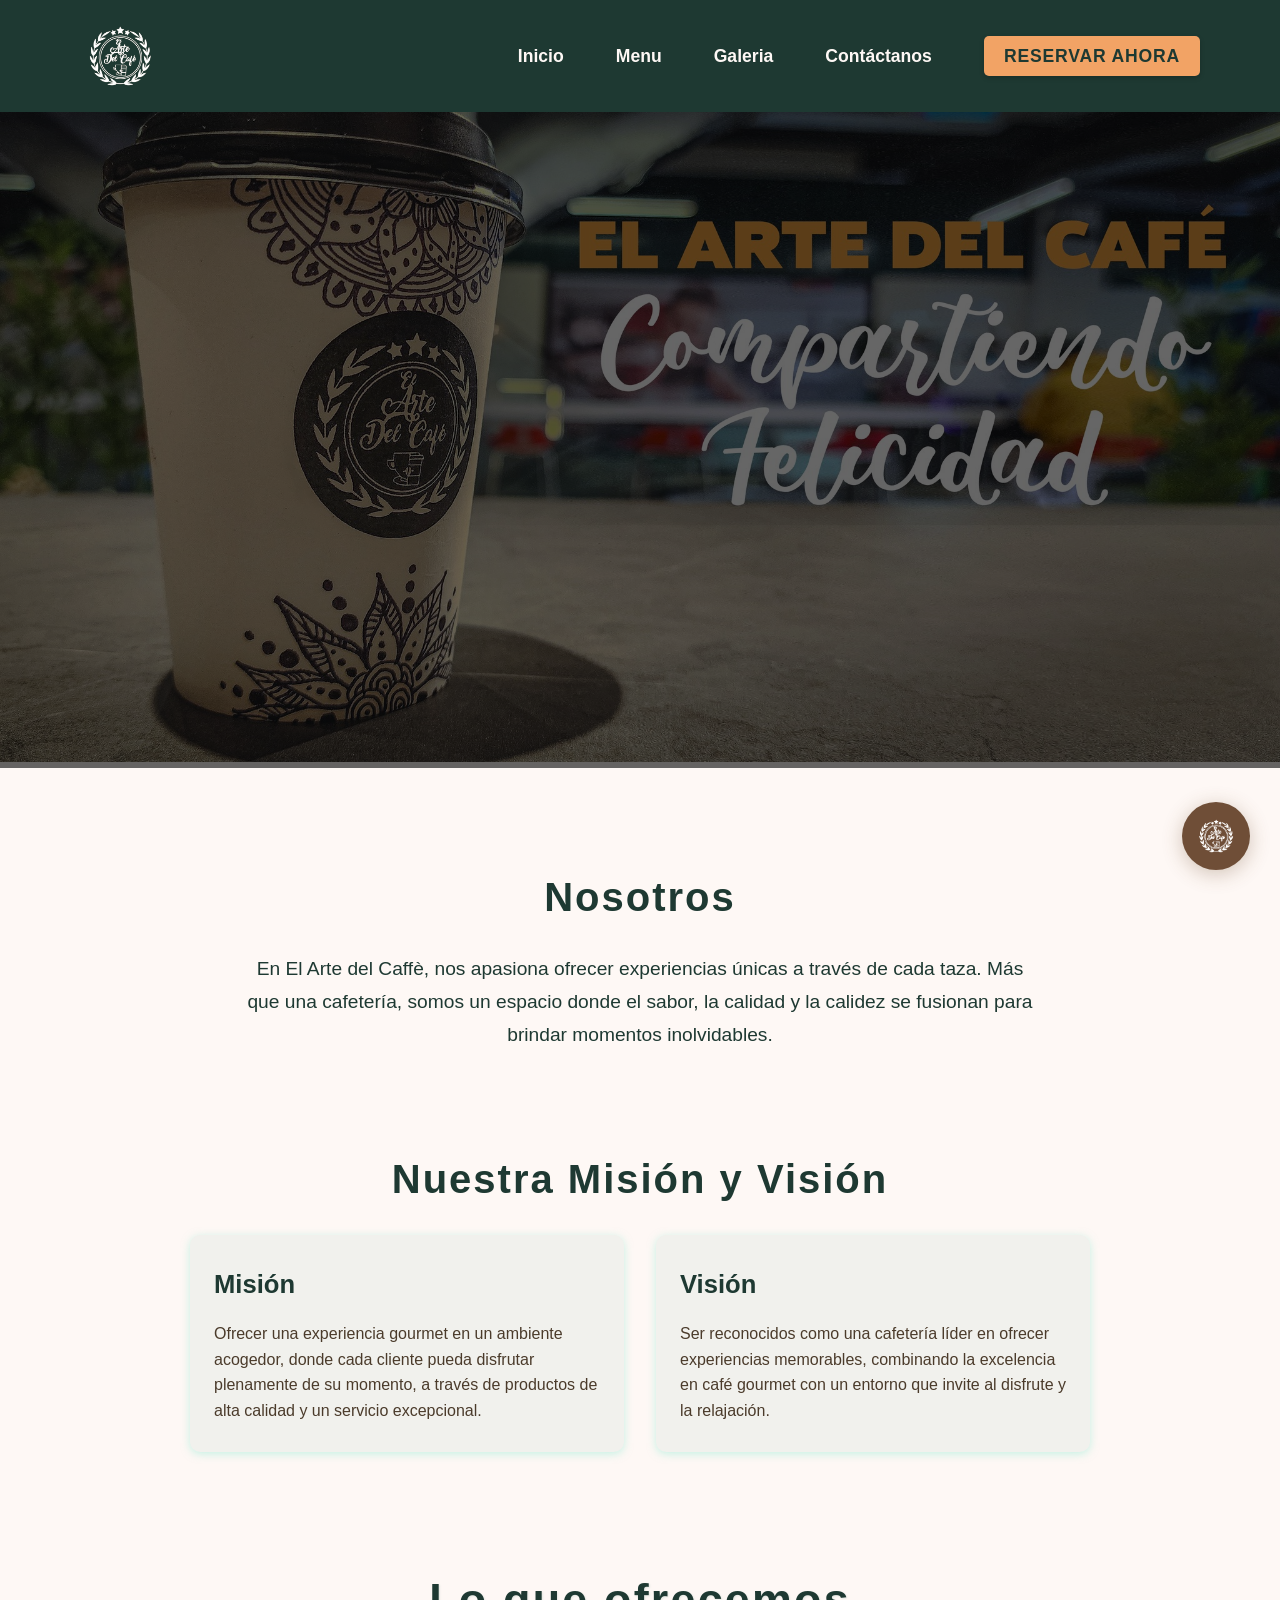
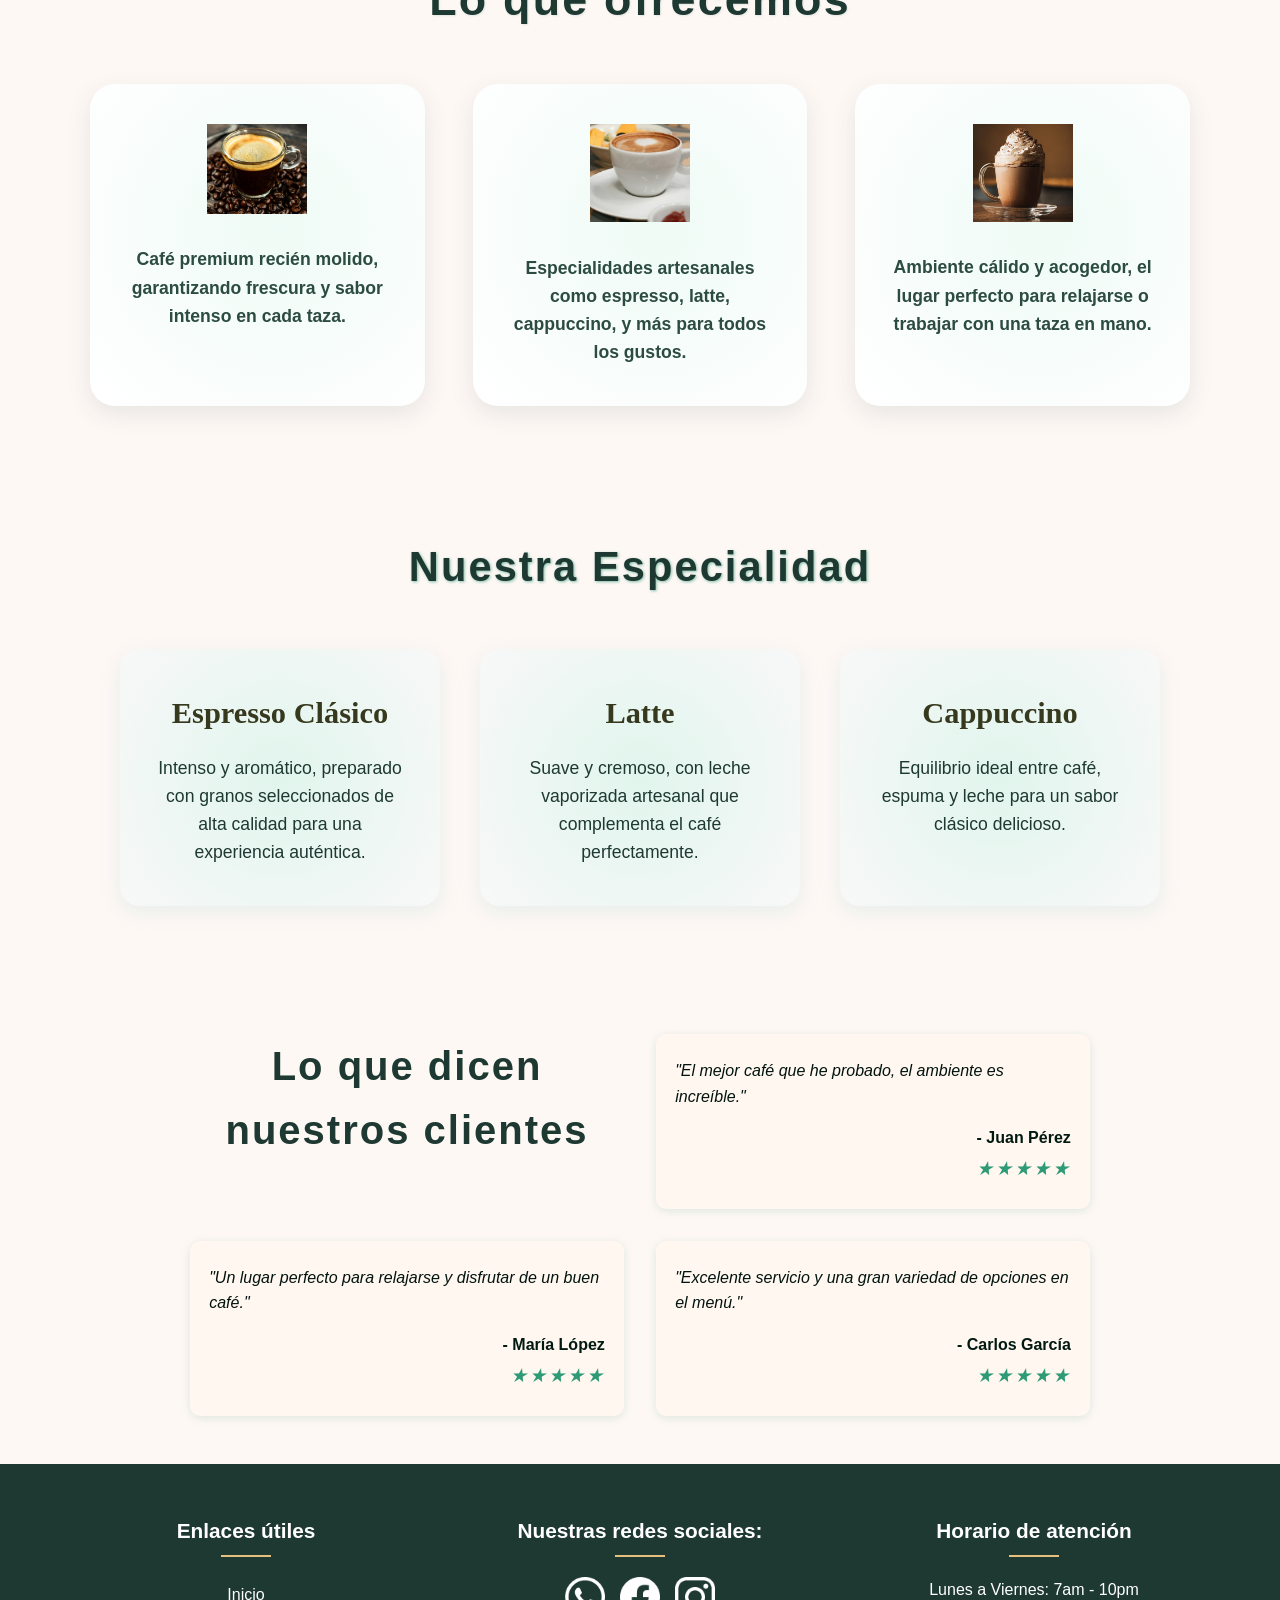
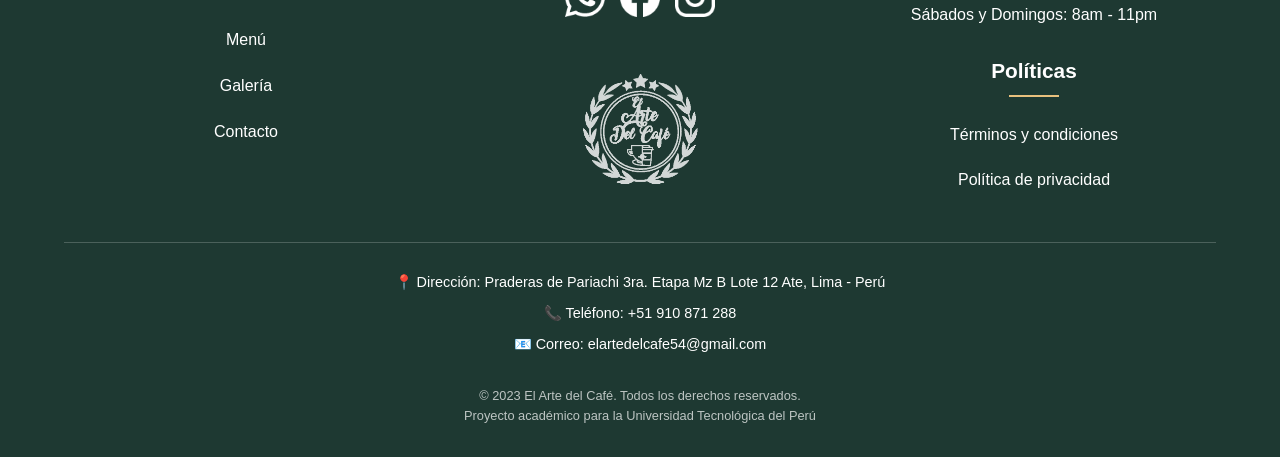
<file: src/main/resources/templates/html/Index.html>
<!DOCTYPE html>
<html lang="en" xmlns:th="http://www.thymeleaf.org">
<head>
    <meta charset="UTF-8">
    <meta name="viewport" content="width=device-width, initial-scale=1.0">
    <title>Arte del cafe</title>
    <link href="https://fonts.googleapis.com/css2?family=Playfair+Display:wght@400;700&family=Montserrat:wght@300;400;500&family=Pacifico&display=swap" rel="stylesheet">
    <link rel="stylesheet" href="../styles/styles-inicio.css">
    <link rel="stylesheet" href="../styles/chatbot.css">
</head>
<body>
    <header>
        <div class ="container-nav"> <!--modificado-->
            <img class="logo" src="img-home/Logo.png" alt="Logo">
            <nav>
                <ul>
                    <li><a href="#">Inicio</a></li>
                    <li><a href="menu.html">Menu</a></li>
                    <li><a href="galeria.html">Galeria</a></li>
                    <li><a href="contacto.html">Contáctanos</a></li>
                    <li><a href="reservas.html" class="btn-nav-reservar">Reservar Ahora</a></li>
                </ul>
            </nav>
        </div>
    </header>
    <section id="inicio" class="hero-banner">
            <div class="hero-portada">
                <img src="img-home/imgportada.jpg" alt="Café artesanal de alta calidad">
            </div>
    </section>
    <section id="nosotros" aria-labelledby="nosotros-title">
        <h2 id="nosotros-title">Nosotros</h2>
        <div class="container">
        <p> En El Arte del Caffè, nos apasiona ofrecer experiencias únicas a través de cada taza. Más que una cafetería, somos un espacio donde el sabor, la calidad y la calidez se fusionan para brindar momentos inolvidables.</p>
        </div>
    </section>

    <section id="mision-vision" aria-labelledby="mision-vision-title">
        <h2 id="mision-vision-title">Nuestra Misión y Visión</h2>
        <div class="container">
            <article class="mision-vision-item" tabindex="0">
                <h3>Misión</h3>
                <p>Ofrecer una experiencia gourmet en un ambiente acogedor, donde cada cliente pueda disfrutar plenamente de su momento, a través de productos de alta calidad y un servicio excepcional.
                </p>
            </article>
            <article class="mision-vision-item" tabindex="0">
                <h3>Visión</h3>
                <p>Ser reconocidos como una cafetería líder en ofrecer experiencias memorables, combinando la excelencia en café gourmet con un entorno que invite al disfrute y la relajación​.​</p>
            </article>
        </div>
    </section>
   <section id="ofrecemos" aria-labelledby="ofrecemos-title">
    <h2 id="ofrecemos-title">Lo que ofrecemos</h2>
    <div class="container">
        <article class="ofrecemos-item" tabindex="0" aria-describedby="desc1">
            <img src="img-home/imagen1.png" alt="imagen1" />
            <p id="desc1">Café premium recién molido, garantizando frescura y sabor intenso en cada taza.</p>
        </article>
        <article class="ofrecemos-item" tabindex="0" aria-describedby="desc2">
            <img src="img-home/image2.png" alt="image2" />
            <p id="desc2">Especialidades artesanales como espresso, latte, cappuccino, y más para todos los gustos.</p>
        </article>
        <article class="ofrecemos-item" tabindex="0" aria-describedby="desc3">
            <img src="img-home/image3.png" alt="image3" />
            <p id="desc3">Ambiente cálido y acogedor, el lugar perfecto para relajarse o trabajar con una taza en mano.</p>
        </article>
    </div>
</section>
        <section id="nuestra-especialidad" aria-labelledby="especialidad-title">
        <h2 id="especialidad-title">Nuestra Especialidad</h2>
        <div class="container">
            <article class="carta" tabindex="0">
                <h3>Espresso Clásico</h3>
                <p>Intenso y aromático, preparado con granos seleccionados de alta calidad para una experiencia auténtica.</p>
            </article>
            <article class="carta" tabindex="0">
                <h3>Latte</h3>
                <p>Suave y cremoso, con leche vaporizada artesanal que complementa el café perfectamente.</p>
            </article>
            <article class="carta" tabindex="0">
                <h3>Cappuccino</h3>
                <p>Equilibrio ideal entre café, espuma y leche para un sabor clásico delicioso.</p>
            </article>
        </div>
    </section>

     <section id="reseñas">
        <div class="container">
            <h2>Lo que dicen nuestros clientes</h2>
            <div class="reseña-card" tabindex="0">
                <p>"El mejor café que he probado, el ambiente es increíble."</p>
                <span>- Juan Pérez</span>
                <div class="stars" aria-label="Valoración: 5 de 5 estrellas" role="img" title="5 estrellas">★★★★★</div>
            </div>
            <div class="reseña" tabindex="0">
                <p>"Un lugar perfecto para relajarse y disfrutar de un buen café."</p>
                <span>- María López</span>
                <div class="stars" aria-label="Valoración: 5 de 5 estrellas" role="img" title="5 estrellas">★★★★★</div>
            </div>
            <div class="reseña" tabindex="0">
                <p>"Excelente servicio y una gran variedad de opciones en el menú."</p>
                <span>- Carlos García</span>
                <div class="stars" aria-label="Valoración: 5 de 5 estrellas" role="img" title="5 estrellas">★★★★★</div>
            </div>
    </section>
        
    </section>

    <footer>
        <div class="footer-container">
            <div class="footer-left">
                <h3>Enlaces útiles</h3>
                <ul>
                    <li><a href="#inicio">Inicio</a></li>
                    <li><a href="#menu">Menú</a></li>
                    <li><a href="#galeria">Galería</a></li>
                    <li><a href="#contacto">Contacto</a></li>
                </ul>
            </div>
            
            <div class="footer-center">
                <h3>Nuestras redes sociales:</h3>
                <div class="social-links">
                    <a href="https://api.whatsapp.com/send?phone=51910871288" target="_blank"><img src="img-home/whatsapp.png" alt="WhatsApp"></a>
                    <a href="https://www.facebook.com/share/1AvYw4RsFh/" target="_blank"><img src="img-home/facebook.png" alt="Facebook"></a>
                    <a href="https://www.instagram.com/the_coffee_art?igsh=MWl4eHY4Z3RucmF1cQ==" target="_blank"><img src="img-home/instagram.png" alt="Instagram"></a>
                </div>
                <div class="footer-logo">
                    <img src="img-home/Logo.png" alt="El Arte del Café">
                </div>
            </div>
            
            <div class="footer-right">
                <h3>Horario de atención</h3>
                <p>Lunes a Viernes: 7am - 10pm</p>
                <p>Sábados y Domingos: 8am - 11pm</p>
                <br>
                <h3>Políticas</h3>
                <ul>
                    <li><a href="TyC.html">Términos y condiciones</a></li>
                    <li><a href="politica.html">Política de privacidad</a></li>
                </ul>
            </div>
        </div>

        <div class="footer-info">
            <p>📍 Dirección: Praderas de Pariachi 3ra. Etapa Mz B Lote 12 Ate, Lima - Perú</p>
            <p>📞 Teléfono: +51 910 871 288</p>
            <p>📧 Correo: elartedelcafe54@gmail.com</p>
        </div>

        <!-- Chatbot Flotante -->
    <!-- Chatbot Structure -->
        <div id="chatbot-container" class="chatbot-hidden">
            <div class="chatbot-header">
                <h3>Asistente Virtual - El Arte del Café</h3>
                <button id="close-chatbot">×</button>
            </div>
            <div id="chatbot-messages"></div>
            <div class="chatbot-input">
                <input type="text" id="chatbot-user-input" placeholder="Escribe tu mensaje..." aria-label="Mensaje para el chatbot">
                <button id="chatbot-send">Enviar</button>
            </div>
        </div>
        <button id="chatbot-toggle" aria-label="Abrir chat de asistencia">
            <img src="img-galeria/Logo.png" alt="Icono de chat">
        </button>

        <div class="footer-bottom">
            <p>&copy; 2023 El Arte del Café. Todos los derechos reservados.</p>
            <p>Proyecto académico para la Universidad Tecnológica del Perú</p>
        </div>
    </footer>
    <script src="../Javascript/chatbots.js"></script>
</body>
</html>
</file>
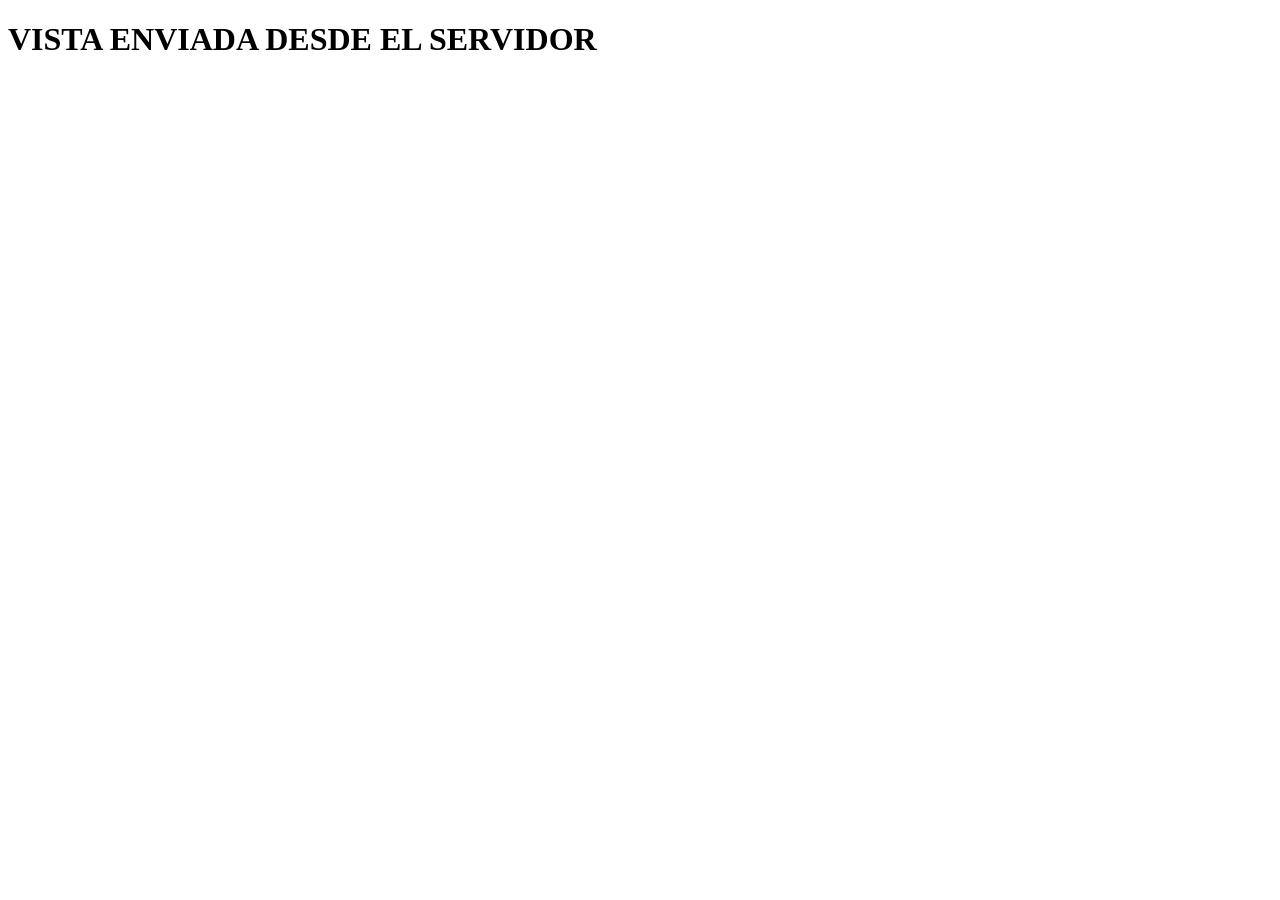
<file: src/main/resources/templates/detalles_info.html>
<!DOCTYPE html>
<html lang="en" xmlns:th="http://www.thymeleaf.org"></html>
<head>
    <meta charset="UTF-8">
    <meta name="viewport" content="width=device-width, initial-scale=1.0">
    <title>Document</title>
</head>
<body>
    <h1>VISTA ENVIADA DESDE EL SERVIDOR</h1>
</body>
</html>
</file>
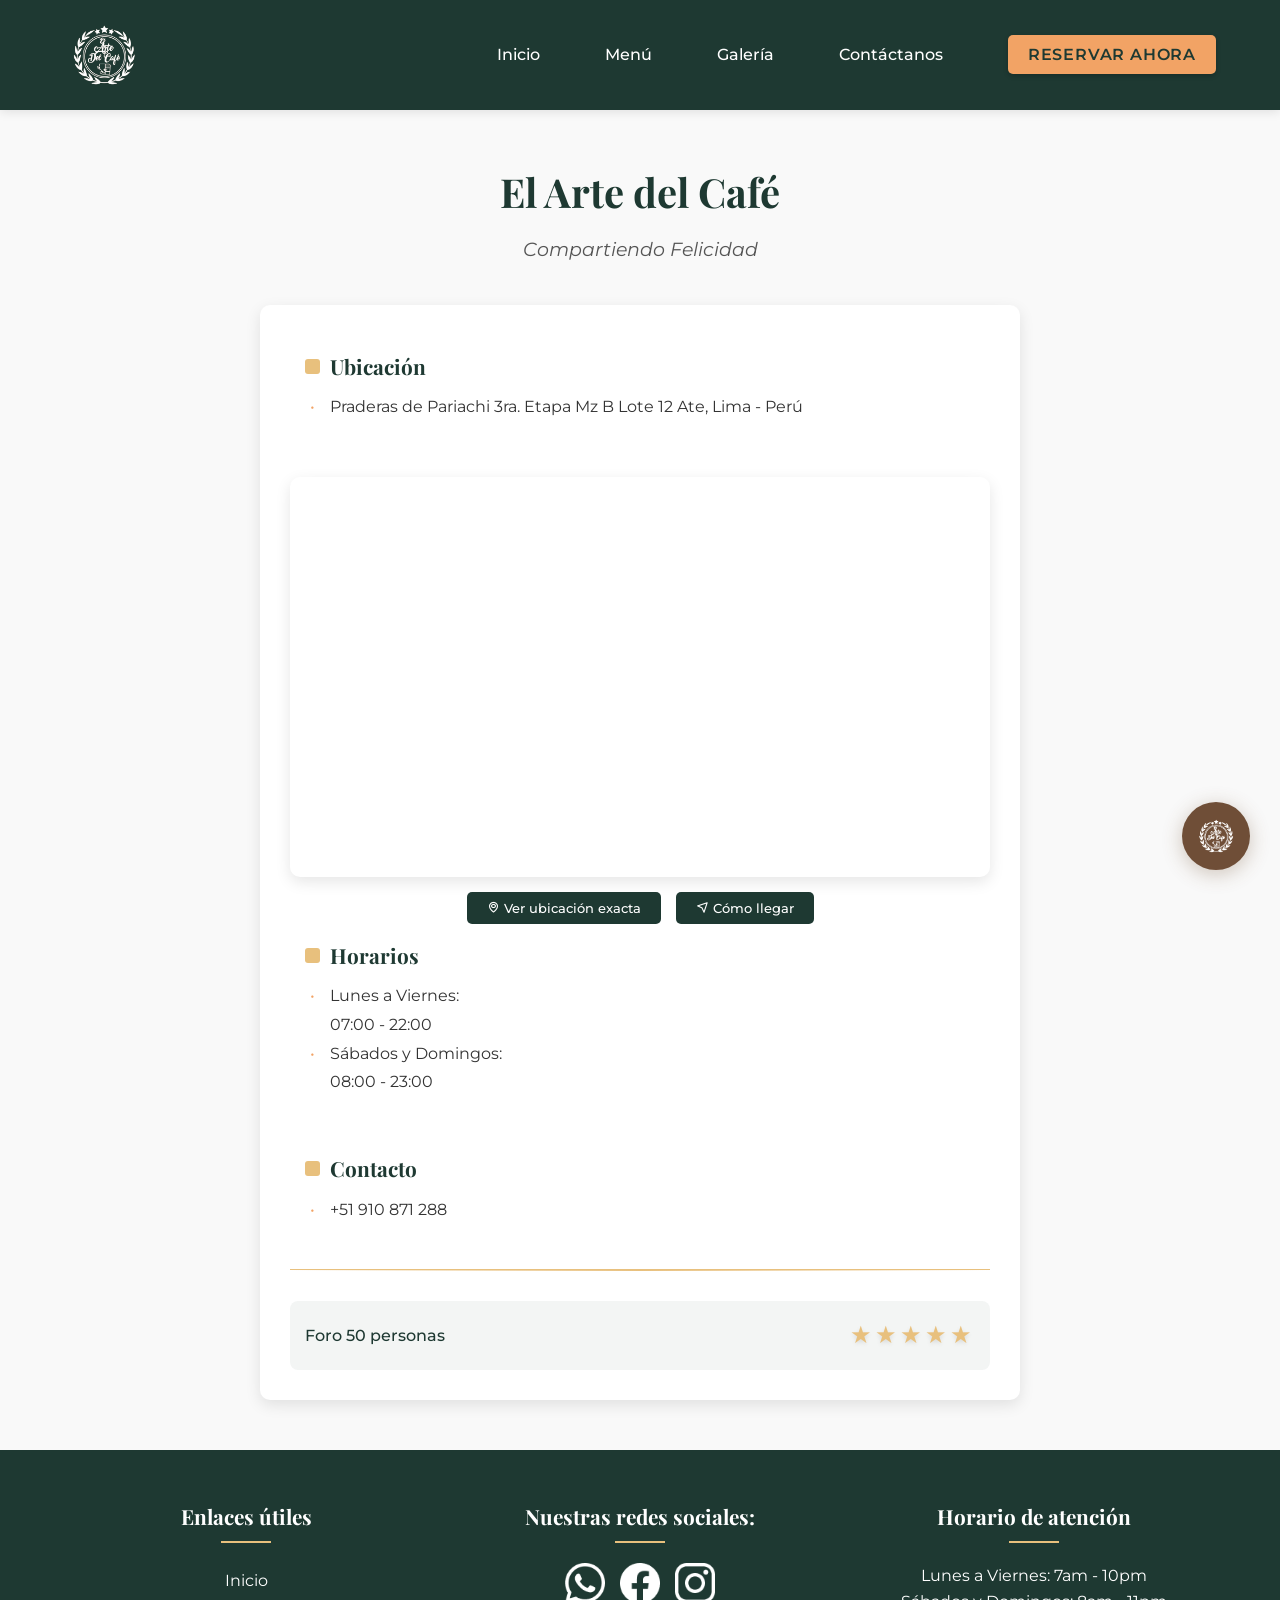
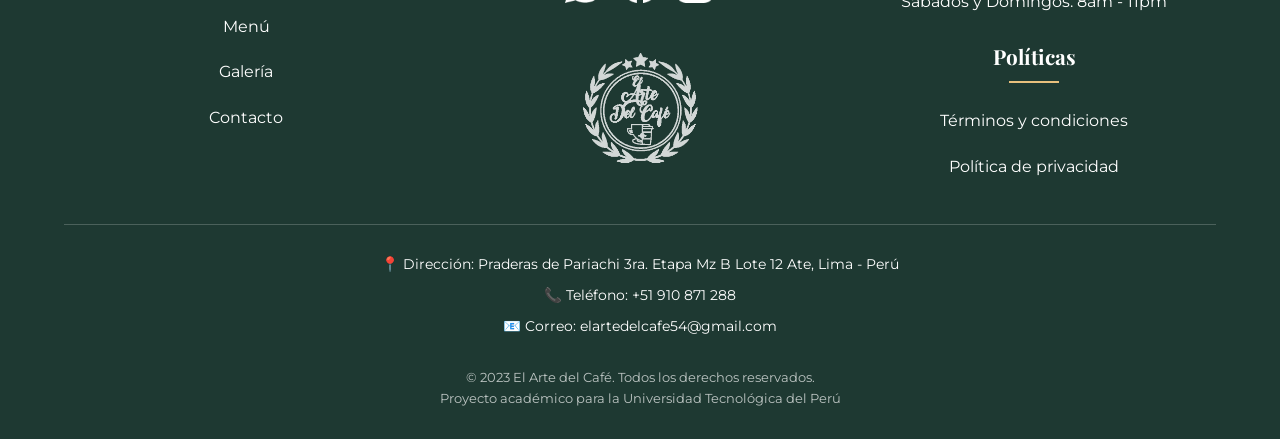
<file: src/main/resources/templates/html/contacto.html>
<!DOCTYPE html>
<html lang="es">
<head>
    <meta charset="UTF-8">
    <meta name="viewport" content="width=device-width, initial-scale=1.0">
    <title>Restaurante Arte del Cafe</title>
    <link href="https://fonts.googleapis.com/css2?family=Playfair+Display:wght@400;700&family=Montserrat:wght@300;400;500&family=Pacifico&display=swap" rel="stylesheet">
    <link href='https://unpkg.com/boxicons@2.1.4/css/boxicons.min.css' rel='stylesheet'>
    <link rel="stylesheet" href="../styles/styles-contacto.css">
    <link rel="stylesheet" href="../styles/chatbot.css">
</head>
<body>
<!-- Header -->
<header>
    <div class="logo">
        <img src="img-galeria/Logo.png" alt="El Arte del Café">
    </div>
    <nav>
        <ul>
            <li><a href="Index.html">Inicio</a></li>
            <li><a href="menu.html">Menú</a></li>   
            <li><a href="galeria.html">Galería</a></li>
            <li><a href="contacto.html">Contáctanos</a></li>
            <li><a href="reservas.html" class="btn-nav-reservar">RESERVAR AHORA</a></li>
        </ul>
    </nav>
</header>
 <!-- Contenido -->
<main class="contenido-container">
    <h1 class="contenido-title">El Arte del Café</h1>
    <p class="contenido-subtitle">Compartiendo Felicidad</p>
    
    <div class="contenido-info">
        <div class="info-section">
            <h3>Ubicación</h3>
            <p>Praderas de Pariachi 3ra. Etapa Mz B Lote 12 Ate, Lima - Perú</p>
            <button class="map-button" style="display: none;">Ver en mapa</button>
        </div>
<!-- Mapa interactivo -->
<div class="map-container">
    <iframe
        id="restaurant-map"
        src="https://www.google.com/maps/embed?pb=!1m18!1m12!1m3!1d62420.99209493445!2d-76.84460935328943!3d-12.006108370095522!2m3!1f0!2f0!3f0!3m2!1i1024!2i768!4f13.1!3m3!1m2!1s0x0%3A0x0!2zMTLCsDAwJzIyLjAiUyA3NsKwNTAnNDAuNiJX!5e0!3m2!1ses!2spe!4v1710000000000!5m2!1ses!2spe"
        allowfullscreen
        loading="lazy"
        style="border:0;"
    ></iframe>
</div>
    
<div class="map-actions">
    <button onclick="openGoogleMaps()" class="map-button">
        <i class='bx bx-map'></i> Ver ubicación exacta
    </button>
    <button onclick="getDirections()" class="map-button">
        <i class='bx bx-navigation'></i> Cómo llegar
    </button>
</div>
 <!-- Contenido -->     
        <div class="info-section">
            <h3>Horarios</h3>
            <p>Lunes a Viernes:<br>07:00 - 22:00</p>
            <p>Sábados y Domingos:<br>08:00 - 23:00</p> 
        </div>
        
        <div class="info-section contact-section">
            <h3>Contacto</h3>
            <p>+51 910 871 288</p>
        </div>
        
        <div class="divider"></div>
        
        <div class="rating-section">
            <span class="capacity">Foro 50 personas</span>
            <span class="stars">★★★★★</span>
        </div>
    </div>
</main>

    <!-- Footer -->
    <footer>
        <div class="footer-container">
            <div class="footer-left">
                <h3>Enlaces útiles</h3>
                <ul>
                    <li><a href="Index.html">Inicio</a></li>
                    <li><a href="menu.html">Menú</a></li>
                    <li><a href="galeria.html">Galería</a></li>
                    <li><a href="contacto.html">Contacto</a></li>
                </ul>
            </div>
            
            <div class="footer-center">
                <h3>Nuestras redes sociales:</h3>
                <div class="social-links">
                    <a href="https://api.whatsapp.com/send?phone=51910871288" target="_blank"><img src="img-home/whatsapp.png" alt="WhatsApp"></a>
                    <a href="https://www.facebook.com/share/1AvYw4RsFh/" target="_blank"><img src="img-home/facebook.png" alt="Facebook"></a>
                    <a href="https://www.instagram.com/the_coffee_art?igsh=MWl4eHY4Z3RucmF1cQ==" target="_blank"><img src="img-home/instagram.png" alt="Instagram"></a>
                </div>
                <div class="footer-logo">
                    <img src="img-galeria/Logo.png" alt="El Arte del Café">
                </div>
            </div>
            
            <div class="footer-right">
                <h3>Horario de atención</h3>
                <p>Lunes a Viernes: 7am - 10pm</p>
                <p>Sábados y Domingos: 8am - 11pm</p>
                <br>
                <h3>Políticas</h3>
                <ul>
                    <li><a href="TyC.html">Términos y condiciones</a></li>
                    <li><a href="politica.html">Política de privacidad</a></li>
                </ul>
            </div>
        </div>
        <!-- Chatbot Flotante -->
    <!-- Chatbot Structure -->
        <div id="chatbot-container" class="chatbot-hidden">
            <div class="chatbot-header">
                <h3>Asistente Virtual - El Arte del Café</h3>
                <button id="close-chatbot">×</button>
            </div>
            <div id="chatbot-messages"></div>
            <div class="chatbot-input">
                <input type="text" id="chatbot-user-input" placeholder="Escribe tu mensaje..." aria-label="Mensaje para el chatbot">
                <button id="chatbot-send">Enviar</button>
            </div>
        </div>
        <button id="chatbot-toggle" aria-label="Abrir chat de asistencia">
            <img src="img-galeria/Logo.png" alt="Icono de chat">
        </button>

        <div class="footer-info">
            <p>📍 Dirección: Praderas de Pariachi 3ra. Etapa Mz B Lote 12 Ate, Lima - Perú</p>
            <p>📞 Teléfono: +51 910 871 288</p>
            <p>📧 Correo: elartedelcafe54@gmail.com</p>
        </div>

        <div class="footer-bottom">
            <p>&copy; 2023 El Arte del Café. Todos los derechos reservados.</p>
            <p>Proyecto académico para la Universidad Tecnológica del Perú</p>
        </div>
    </footer>
    <script src="../Javascript/chatbots.js"></script>
    <script src="../Javascript/script-contacto.js"></script>
</body>
</html>
</file>
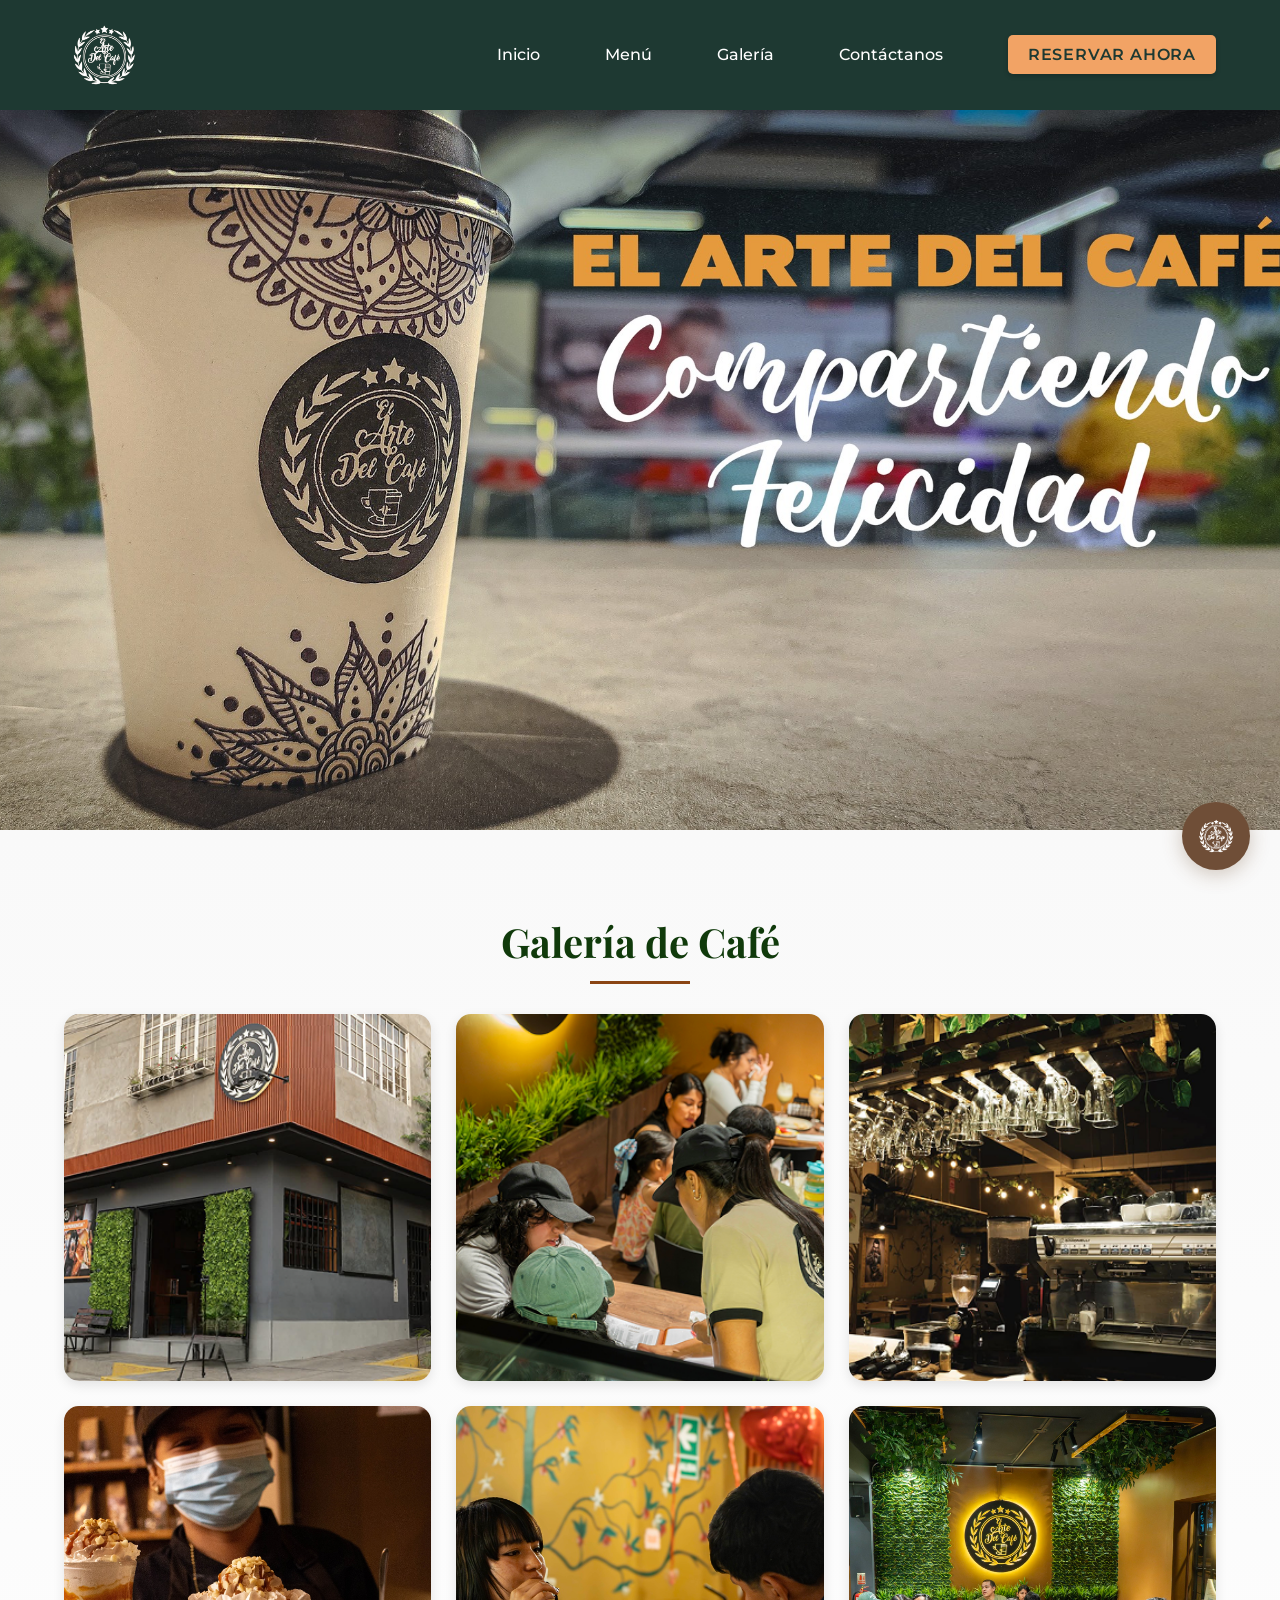
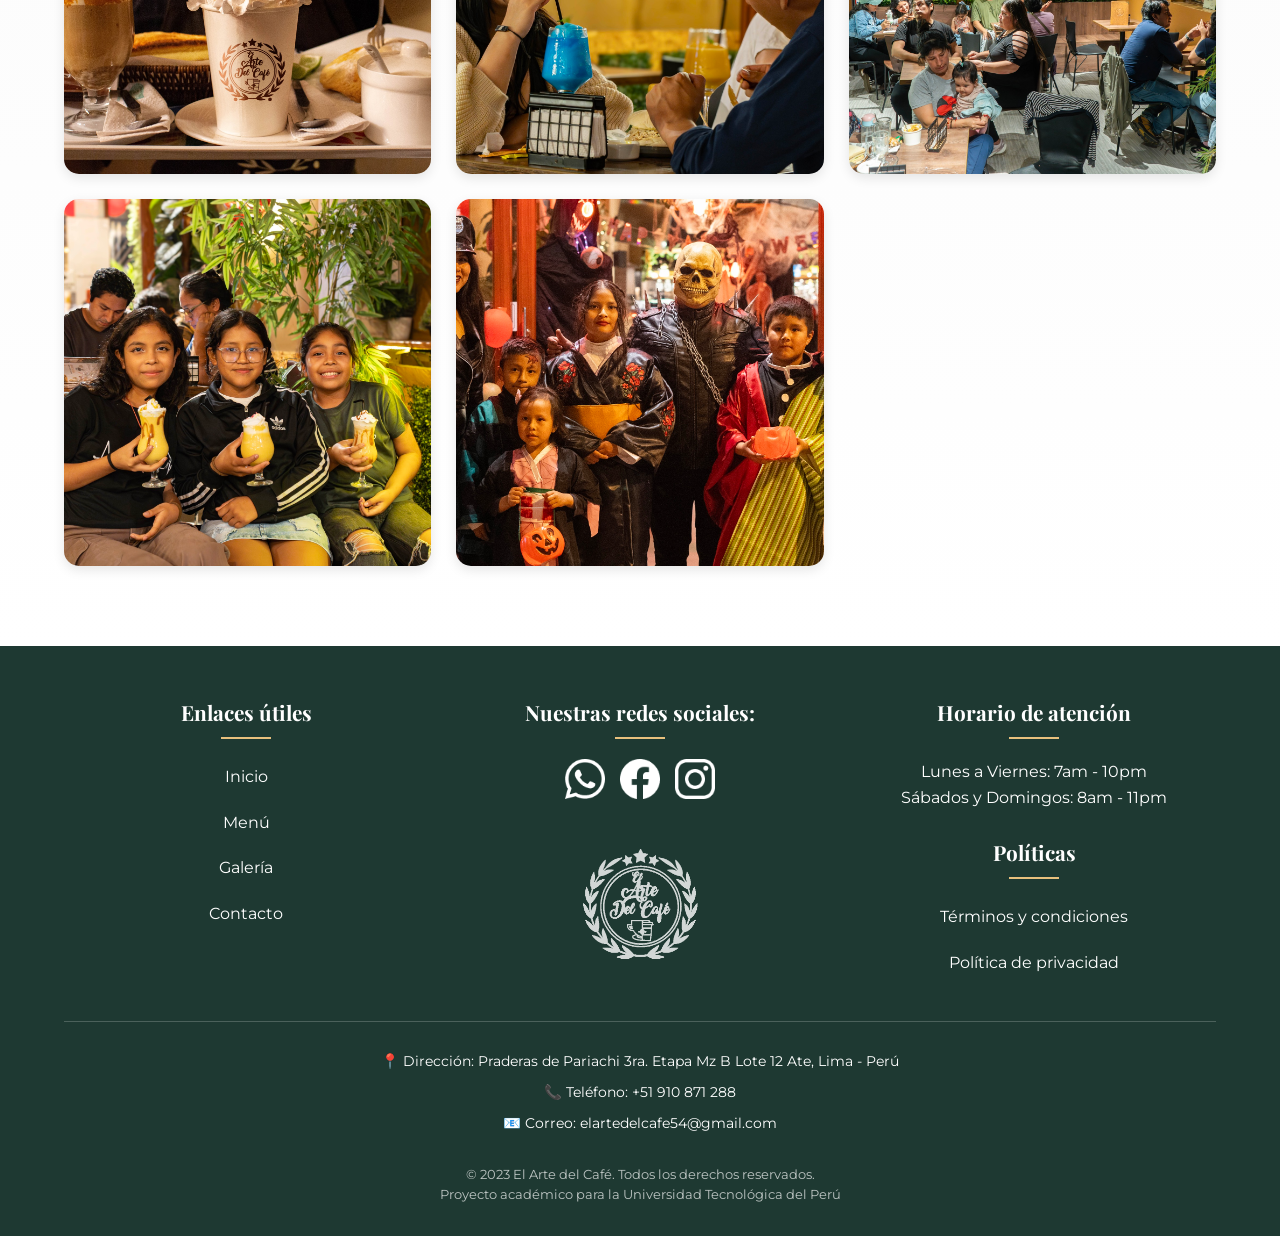
<file: src/main/resources/templates/html/galeria.html>
<!DOCTYPE html>
<html lang="es">
<head>
    <meta charset="UTF-8">
    <meta name="viewport" content="width=device-width, initial-scale=1.0">
    <title>El Arte del Café - Galería</title>
    <link href="https://fonts.googleapis.com/css2?family=Playfair+Display:wght@400;700&family=Montserrat:wght@300;400;500&family=Pacifico&display=swap" rel="stylesheet">
    <link rel="stylesheet" href="../styles/styles-galeria.css">
    <link rel="stylesheet" href="../styles/chatbot.css">
</head>

<body>
    <!-- Cabecera -->
    <header>
        <div class="logo">
            <img src="img-galeria/Logo.png" alt="El Arte del Café">
        </div>
        <nav>
            <ul>
                <li><a href="Index.html">Inicio</a></li>
                <li><a href="menu.html">Menú</a></li>
                <li><a href="galeria.html">Galería</a></li>
                <li><a href="contacto.html">Contáctanos</a></li>
                <li><a href="reservas.html" class="btn-nav-reservar">RESERVAR AHORA</a></li>
            </ul>
        </nav>
    </header>

    <!-- Banner Hero -->
    <section id="inicio" class="hero-banner">
        <div class="slideshow">
            <div class="slide active">
                <img src="img-galeria/logocafe.jpg" alt="Café artesanal de alta calidad">
            </div>
            <div class="slide">
                <img src="img-galeria/logocafe4.jpg" alt="Latte art profesional">
            </div>
            <div class="slide">
                <img src="img-galeria/logocafe3.jpg" alt="Ambiente acogedor de cafetería">
            </div>
            <div class="slider-controls">
                <button class="prev"></button>
                <button class="next"></button>
            </div>
            <div class="slider-dots"></div>
        </div>
    </section>

   

    <!-- Sección de Galería -->
    <section id="galeria" class="galeria">
        <h2>Galería de Café</h2>
        <div class="galeria-container">
            <div class="galeria-item">
                <a href="img-galeria/imagen1.jpg" class="lightbox">
                    <img src="img-galeria/imagen1.png" alt="Café 1">
                    <div class="overlay">
                        <p>Nosotros</p>
                    </div>
                </a>
            </div>
            <div class="galeria-item">
                <a href="img-galeria/imagen2.jpg" class="lightbox">
                    <img src="img-galeria/imagen2.png" alt="Café 2">
                    <div class="overlay">
                        <p>Atencion de Calidad</p>
                    </div>
                </a>
            </div>
            <div class="galeria-item">
                <a href="img-galeria/imagen3.jpg" class="lightbox">
                    <img src="img-galeria/imagen3.png" alt="Café 3">
                    <div class="overlay">
                        <p>Vistas increíbles</p>
                    </div>
                </a>
            </div>
            <div class="galeria-item">
                <a href="img-galeria/imagen4.jpg" class="lightbox">
                    <img src="img-galeria/imagen4.jpg" alt="Café 4">
                    <div class="overlay">
                        <p>Promociones</p>
                    </div>
                </a>
            </div>
            <div class="galeria-item">
                <a href="img-galeria/imagen5.jpg" class="lightbox">
                    <img src="img-galeria/imagen5.jpg" alt="Café 5">
                    <div class="overlay">
                        <p>Amistad</p>
                    </div>
                </a>
            </div>
            <div class="galeria-item">
                <a href="img-galeria/imagen6.jpg" class="lightbox">
                    <img src="img-galeria/imagen6.jpg" alt="Café 6">
                    <div class="overlay">
                        <p>Espacio</p>
                    </div>
                </a>
            </div>
            <div class="galeria-item">
                <a href="img-galeria/imagen7.jpg" class="lightbox">
                    <img src="img-galeria/imagen7.jpg" alt="Café 7">
                    <div class="overlay">
                        <p>Compañia</p>
                    </div>
                </a>
            </div>
            <div class="galeria-item">
                <a href="img-galeria/imagen8.jpg" class="lightbox">
                    <img src="img-galeria/imagen8.jpg" alt="Café 8">
                    <div class="overlay">
                        <p>Festividades</p>
                    </div>
                </a>
            </div> 
        </div>
    </section>

  

    <!-- Pie de página-->
    <footer>
        <div class="footer-container">
            <div class="footer-left">
                <h3>Enlaces útiles</h3>
                <ul>
                    <li><a href="Index.html">Inicio</a></li>
                    <li><a href="menu.html">Menú</a></li>
                    <li><a href="galeria.html">Galería</a></li>
                    <li><a href="contacto.html">Contacto</a></li>
                </ul>
            </div>
            
            <div class="footer-center">
                <h3>Nuestras redes sociales:</h3>
                <div class="social-links">
                    <a href="https://api.whatsapp.com/send?phone=51910871288" target="_blank"><img src="img-home/whatsapp.png" alt="WhatsApp"></a>
                    <a href="https://www.facebook.com/share/1AvYw4RsFh/" target="_blank"><img src="img-home/facebook.png" alt="Facebook"></a>
                    <a href="https://www.instagram.com/the_coffee_art?igsh=MWl4eHY4Z3RucmF1cQ==" target="_blank"><img src="img-home/instagram.png" alt="Instagram"></a>
                </div>
                <div class="footer-logo">
                    <img src="img-galeria/Logo.png" alt="El Arte del Café">
                </div>
            </div>
            
            <div class="footer-right">
                <h3>Horario de atención</h3>
                <p>Lunes a Viernes: 7am - 10pm</p>
                <p>Sábados y Domingos: 8am - 11pm</p>
                <br>
                <h3>Políticas</h3>
                <ul>
                    <li><a href="TyC.html">Términos y condiciones</a></li>
                    <li><a href="politica.html">Política de privacidad</a></li>
                </ul>
            </div>
        </div>

        <!-- Chatbot Flotante -->
    <!-- Chatbot Structure -->
        <div id="chatbot-container" class="chatbot-hidden">
            <div class="chatbot-header">
                <h3>Asistente Virtual - El Arte del Café</h3>
                <button id="close-chatbot">×</button>
            </div>
            <div id="chatbot-messages"></div>
            <div class="chatbot-input">
                <input type="text" id="chatbot-user-input" placeholder="Escribe tu mensaje..." aria-label="Mensaje para el chatbot">
                <button id="chatbot-send">Enviar</button>
            </div>
        </div>
        <button id="chatbot-toggle" aria-label="Abrir chat de asistencia">
            <img src="img-galeria/Logo.png" alt="Icono de chat">
        </button>
        
        <div class="footer-info">
            <p>📍 Dirección: Praderas de Pariachi 3ra. Etapa Mz B Lote 12 Ate, Lima - Perú</p>
            <p>📞 Teléfono: +51 910 871 288</p>
            <p>📧 Correo: elartedelcafe54@gmail.com</p>
        </div>

        <div class="footer-bottom">
            <p>&copy; 2023 El Arte del Café. Todos los derechos reservados.</p>
            <p>Proyecto académico para la Universidad Tecnológica del Perú</p>
        </div>
    </footer>
    <script src="../Javascript/chatbots.js"></script>
</body>
</html>
</file>
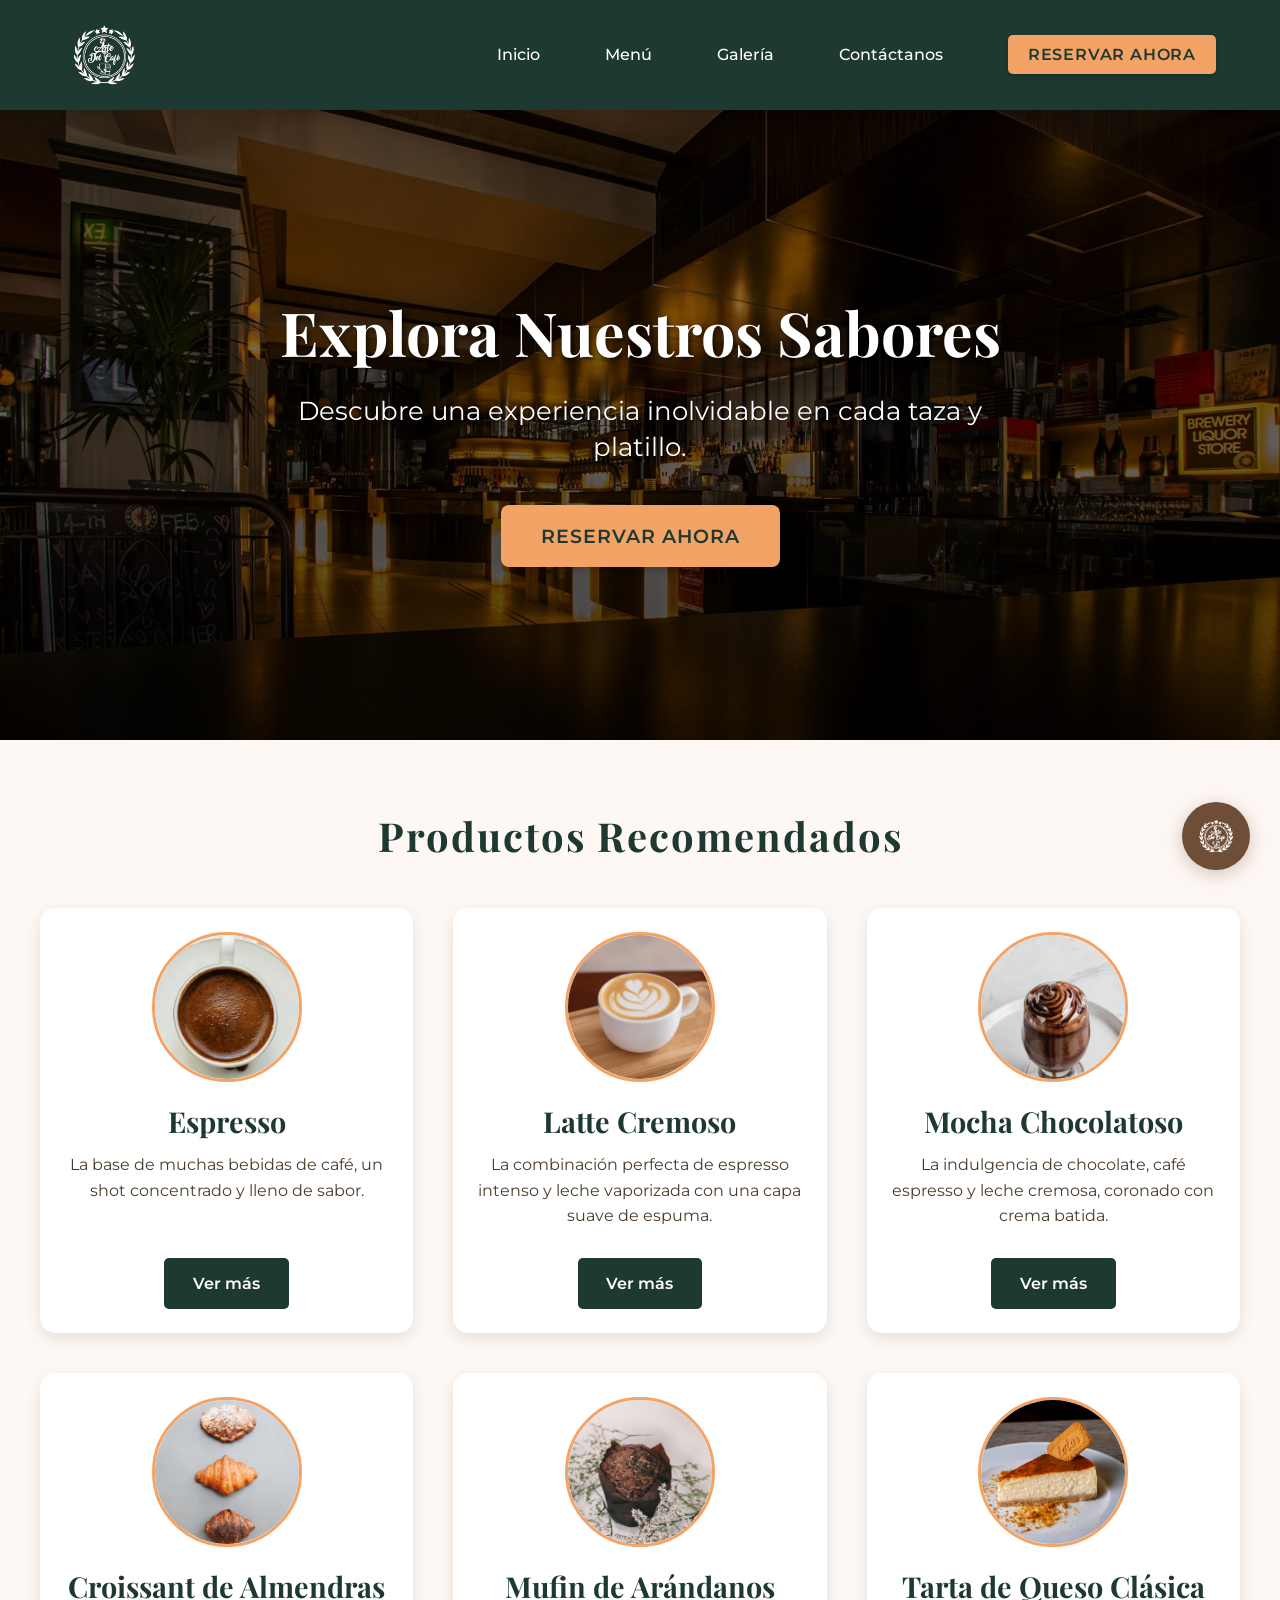
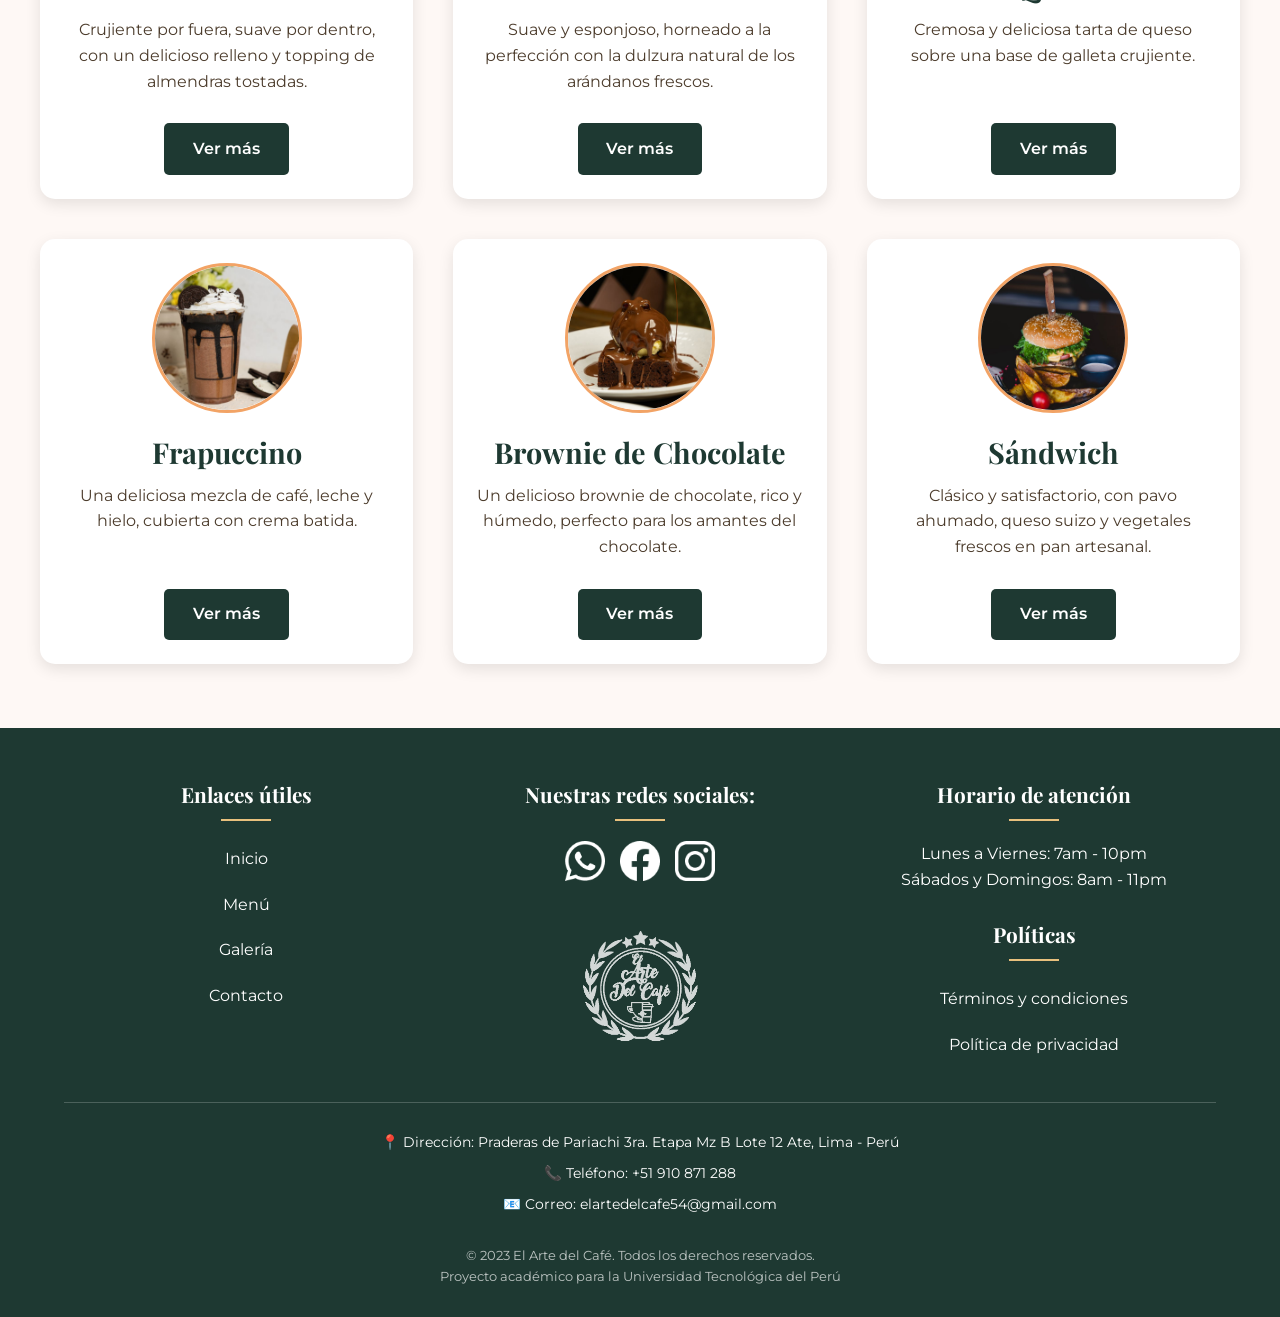
<file: src/main/resources/templates/html/menu.html>
<!DOCTYPE html>
<html lang="en">
<head>
    <meta charset="UTF-8">
    <meta name="viewport" content="width=device-width, initial-scale=1.0">
    <title>Arte del Cafe - Menu</title>
    <link href="https://fonts.googleapis.com/css2?family=Playfair+Display:wght@400;700&family=Montserrat:wght@300;400;500&family=Pacifico&display=swap" rel="stylesheet">
    <link rel="stylesheet" href="../styles/styles-menu.css">
    <link rel="stylesheet" href="../styles/chatbot.css">
    <script src="../Javascript/script-menu.js" defer></script>
</head>
<body>

    <!-- Cabecera -->
<header>
    <div class="logo">
        <img src="img-galeria/Logo.png" alt="El Arte del Café">
    </div>
    <nav>
        <ul>
            <li><a href="Index.html">Inicio</a></li>
            <li><a href="menu.html">Menú</a></li>
            <li><a href="galeria.html">Galería</a></li>
            <li><a href="contacto.html">Contáctanos</a></li>
            <li><a href="reservas.html" class="btn-nav-reservar">RESERVAR AHORA</a></li>
        </ul>
    </nav>
</header>

<!-- Banner Hero -->

<section id="menu-hero" class="hero-menu">
    <div class="hero-container">
        <h1 class="hero-title">Explora Nuestros Sabores</h1>
        <p class="hero-slogan">Descubre una experiencia inolvidable en cada taza y platillo.</p>
        <a href="reservas.html" class="btn-reservar">Reservar Ahora</a>
    </div>
</section>

<!-- Sección de Productos Recomendados -->

<section id="productos" class="productos-recomendados">
    <div class="container">
        <h2>Productos Recomendados</h2>
        <div class="productos-grid">
            <article class="producto-item" tabindex="0">
                <div class="producto-imagen-wrapper">
                    <img src="img-menu/espreso.jpg" alt="Café Espresso">
                </div>
                <h3>Espresso</h3>
                <p>La base de muchas bebidas de café, un shot concentrado y lleno de sabor.</p>
                <a href="#" class="btn-ver-mas">Ver más</a>
            </article>

            <article class="producto-item" tabindex="0">
                <div class="producto-imagen-wrapper">
                    <img src="img-menu/lechre-cremoso.jpg" alt="Café Latte">
                </div>
                <h3>Latte Cremoso</h3>
                <p>La combinación perfecta de espresso intenso y leche vaporizada con una capa suave de espuma.</p>
                <a href="#" class="btn-ver-mas">Ver más</a>
            </article>

            <article class="producto-item" tabindex="0">
                <div class="producto-imagen-wrapper">
                    <img src="img-menu/mocha-chocolate.jpg" alt="Café Mocha Chocolatoso">
                </div>
                <h3>Mocha Chocolatoso</h3>
                <p>La indulgencia de chocolate, café espresso y leche cremosa, coronado con crema batida.</p>
                <a href="#" class="btn-ver-mas">Ver más</a>
            </article>
            
            <article class="producto-item" tabindex="0">
                <div class="producto-imagen-wrapper">
                    <img src="img-menu/Croissant.jpg" alt="Croissant de Almendras">
                </div>
                <h3>Croissant de Almendras</h3>
                <p>Crujiente por fuera, suave por dentro, con un delicioso relleno y topping de almendras tostadas.</p>
                <a href="#" class="btn-ver-mas">Ver más</a>
            </article>
            <article class="producto-item" tabindex="0">
                <div class="producto-imagen-wrapper">
                    <img src="img-menu/mufin.jpg" alt="Mufin de Arándanos">
                </div>
                <h3>Mufin de Arándanos</h3>
                <p>Suave y esponjoso, horneado a la perfección con la dulzura natural de los arándanos frescos.</p>
                <a href="#" class="btn-ver-mas">Ver más</a>
            </article>
            <article class="producto-item" tabindex="0">
                <div class="producto-imagen-wrapper">
                    <img src="img-menu/tarta-queso.jpg" alt="Tarta de Queso Clásica">
                </div>
                <h3>Tarta de Queso Clásica</h3>
                <p>Cremosa y deliciosa tarta de queso sobre una base de galleta crujiente.</p>
                <a href="#" class="btn-ver-mas">Ver más</a>
            </article>
            <article class="producto-item" tabindex="0">
                <div class="producto-imagen-wrapper">
                    <img src="img-menu/Frapuccino.jpg" alt="Frapuccino">
                </div>
                <h3>Frapuccino</h3>
                <p>Una deliciosa mezcla de café, leche y hielo, cubierta con crema batida.</p>
                <a href="#" class="btn-ver-mas">Ver más</a>
            </article>
            <article class="producto-item" tabindex="0">
                <div class="producto-imagen-wrapper">
                    <img src="img-menu/brownie.jpg" alt="Brownie de Chocolate">
                </div>
                <h3>Brownie de Chocolate</h3>
                <p>Un delicioso brownie de chocolate, rico y húmedo, perfecto para los amantes del chocolate.</p>
                <a href="#" class="btn-ver-mas">Ver más</a>
            </article>  
            <article class="producto-item" tabindex="0">
                <div class="producto-imagen-wrapper">
                    <img src="img-menu/sandwich.jpg" alt="Sándwich">
                </div>
                <h3>Sándwich</h3>
                <p>Clásico y satisfactorio, con pavo ahumado, queso suizo y vegetales frescos en pan artesanal.</p>
                <a href="#" class="btn-ver-mas">Ver más</a>
            </article>
            </div>
    </div>
</section>



<!-- Pie de página-->
    <footer>
        <div class="footer-container">
            <div class="footer-left">
                <h3>Enlaces útiles</h3>
                <ul>
                    <li><a href="Index.html">Inicio</a></li>
                    <li><a href="menu.html">Menú</a></li>
                    <li><a href="galeria.html">Galería</a></li>
                    <li><a href="contacto.html">Contacto</a></li>
                </ul>
            </div>
            
            <div class="footer-center">
                <h3>Nuestras redes sociales:</h3>
                <div class="social-links">
                    <a href="https://api.whatsapp.com/send?phone=51910871288" target="_blank"><img src="img-home/whatsapp.png" alt="WhatsApp"></a>
                    <a href="https://www.facebook.com/share/1AvYw4RsFh/" target="_blank"><img src="img-home/facebook.png" alt="Facebook"></a>
                    <a href="https://www.instagram.com/the_coffee_art?igsh=MWl4eHY4Z3RucmF1cQ==" target="_blank"><img src="img-home/instagram.png" alt="Instagram"></a>
                </div>
                <div class="footer-logo">
                    <img src="img-menu/Logo.png" alt="El Arte del Café">
                </div>
            </div>
            
            <div class="footer-right">
                <h3>Horario de atención</h3>
                <p>Lunes a Viernes: 7am - 10pm</p>
                <p>Sábados y Domingos: 8am - 11pm</p>
                <br>
                <h3>Políticas</h3>
                <ul>
                    <li><a href="TyC.html">Términos y condiciones</a></li>
                    <li><a href="politica.html">Política de privacidad</a></li>
                </ul>
            </div>
        </div>

        <!-- Chatbot Flotante -->
    <!-- Chatbot Structure -->
        <div id="chatbot-container" class="chatbot-hidden">
            <div class="chatbot-header">
                <h3>Asistente Virtual - El Arte del Café</h3>
                <button id="close-chatbot">×</button>
            </div>
            <div id="chatbot-messages"></div>
            <div class="chatbot-input">
                <input type="text" id="chatbot-user-input" placeholder="Escribe tu mensaje..." aria-label="Mensaje para el chatbot">
                <button id="chatbot-send">Enviar</button>
            </div>
        </div>
        <button id="chatbot-toggle" aria-label="Abrir chat de asistencia">
            <img src="img-galeria/Logo.png" alt="Icono de chat">
        </button>
        
        <div class="footer-info">
            <p>📍 Dirección: Praderas de Pariachi 3ra. Etapa Mz B Lote 12 Ate, Lima - Perú</p>
            <p>📞 Teléfono: +51 910 871 288</p>
            <p>📧 Correo: elartedelcafe54@gmail.com</p>
        </div>

        <div class="footer-bottom">
            <p>&copy; 2023 El Arte del Café. Todos los derechos reservados.</p>
            <p>Proyecto académico para la Universidad Tecnológica del Perú</p>
        </div>
    </footer>
</body>
<script src="../Javascript/chatbots.js"></script>
</html>
</file>
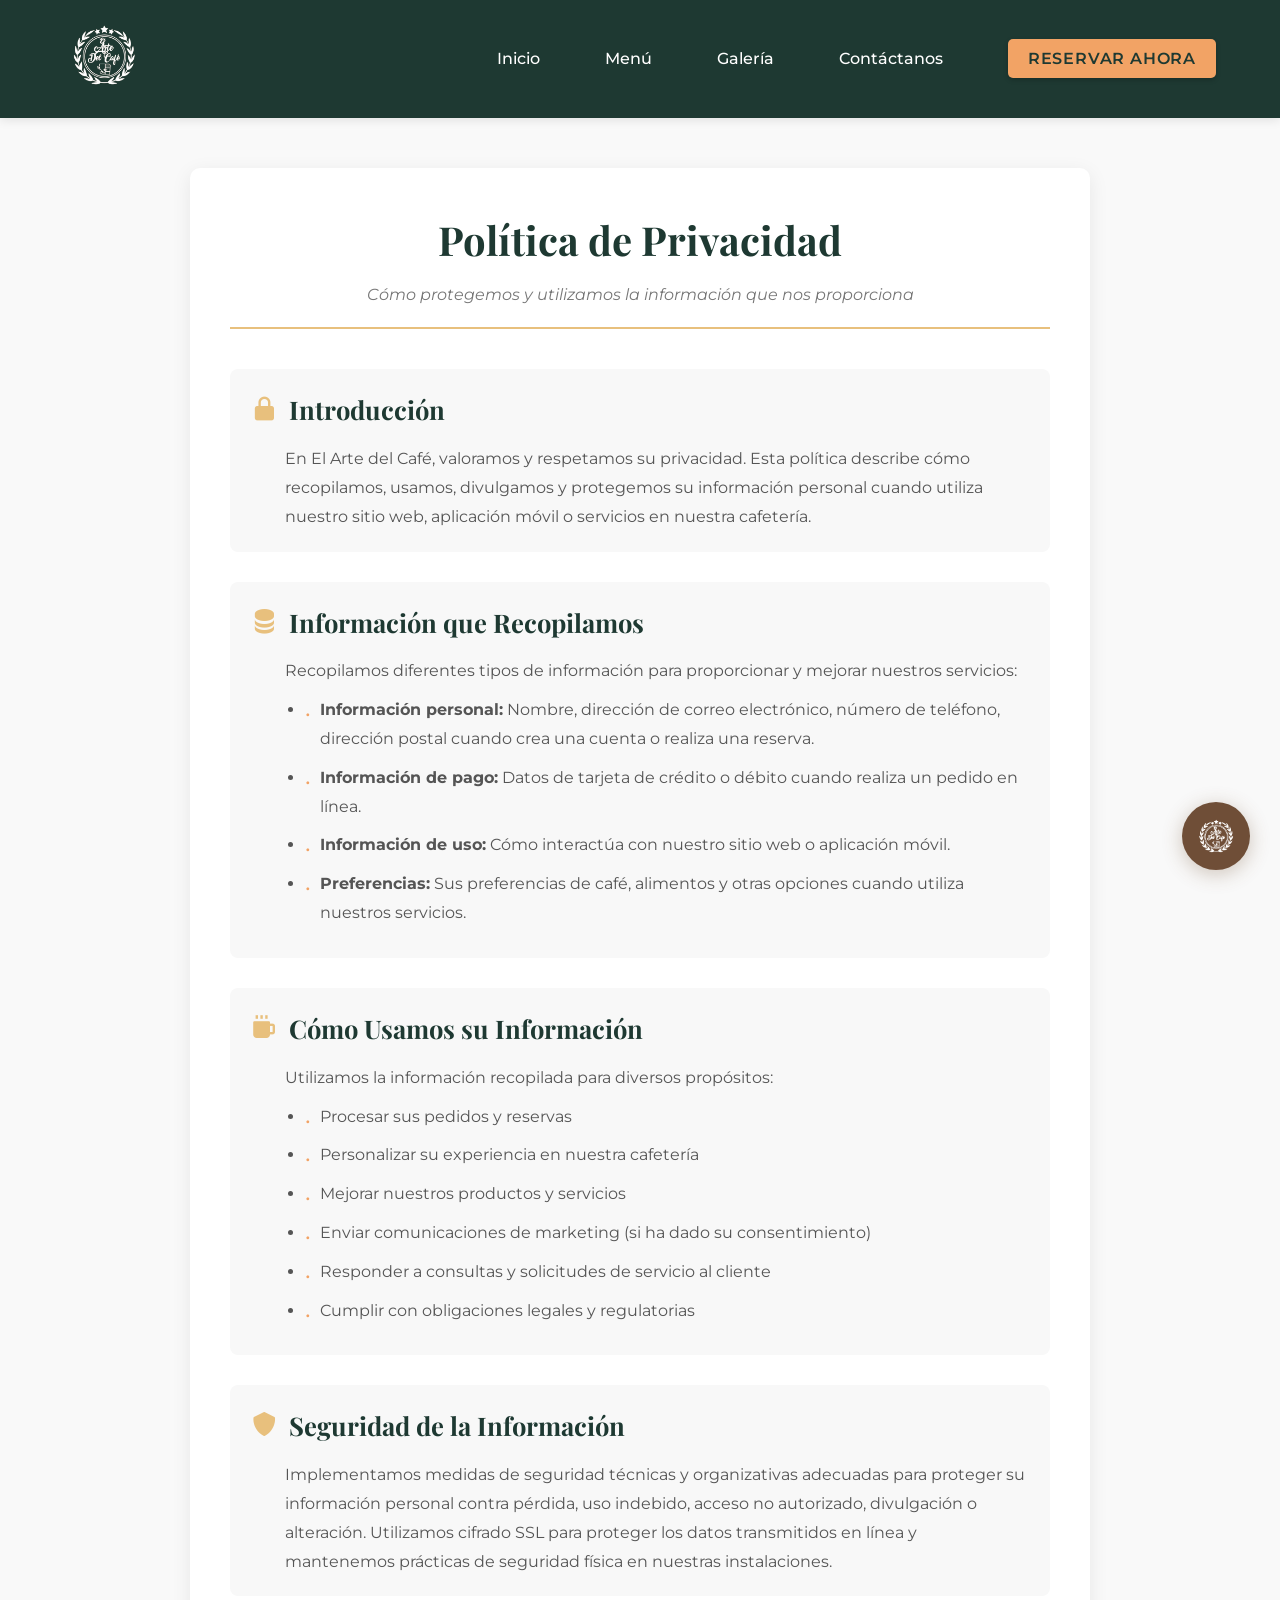
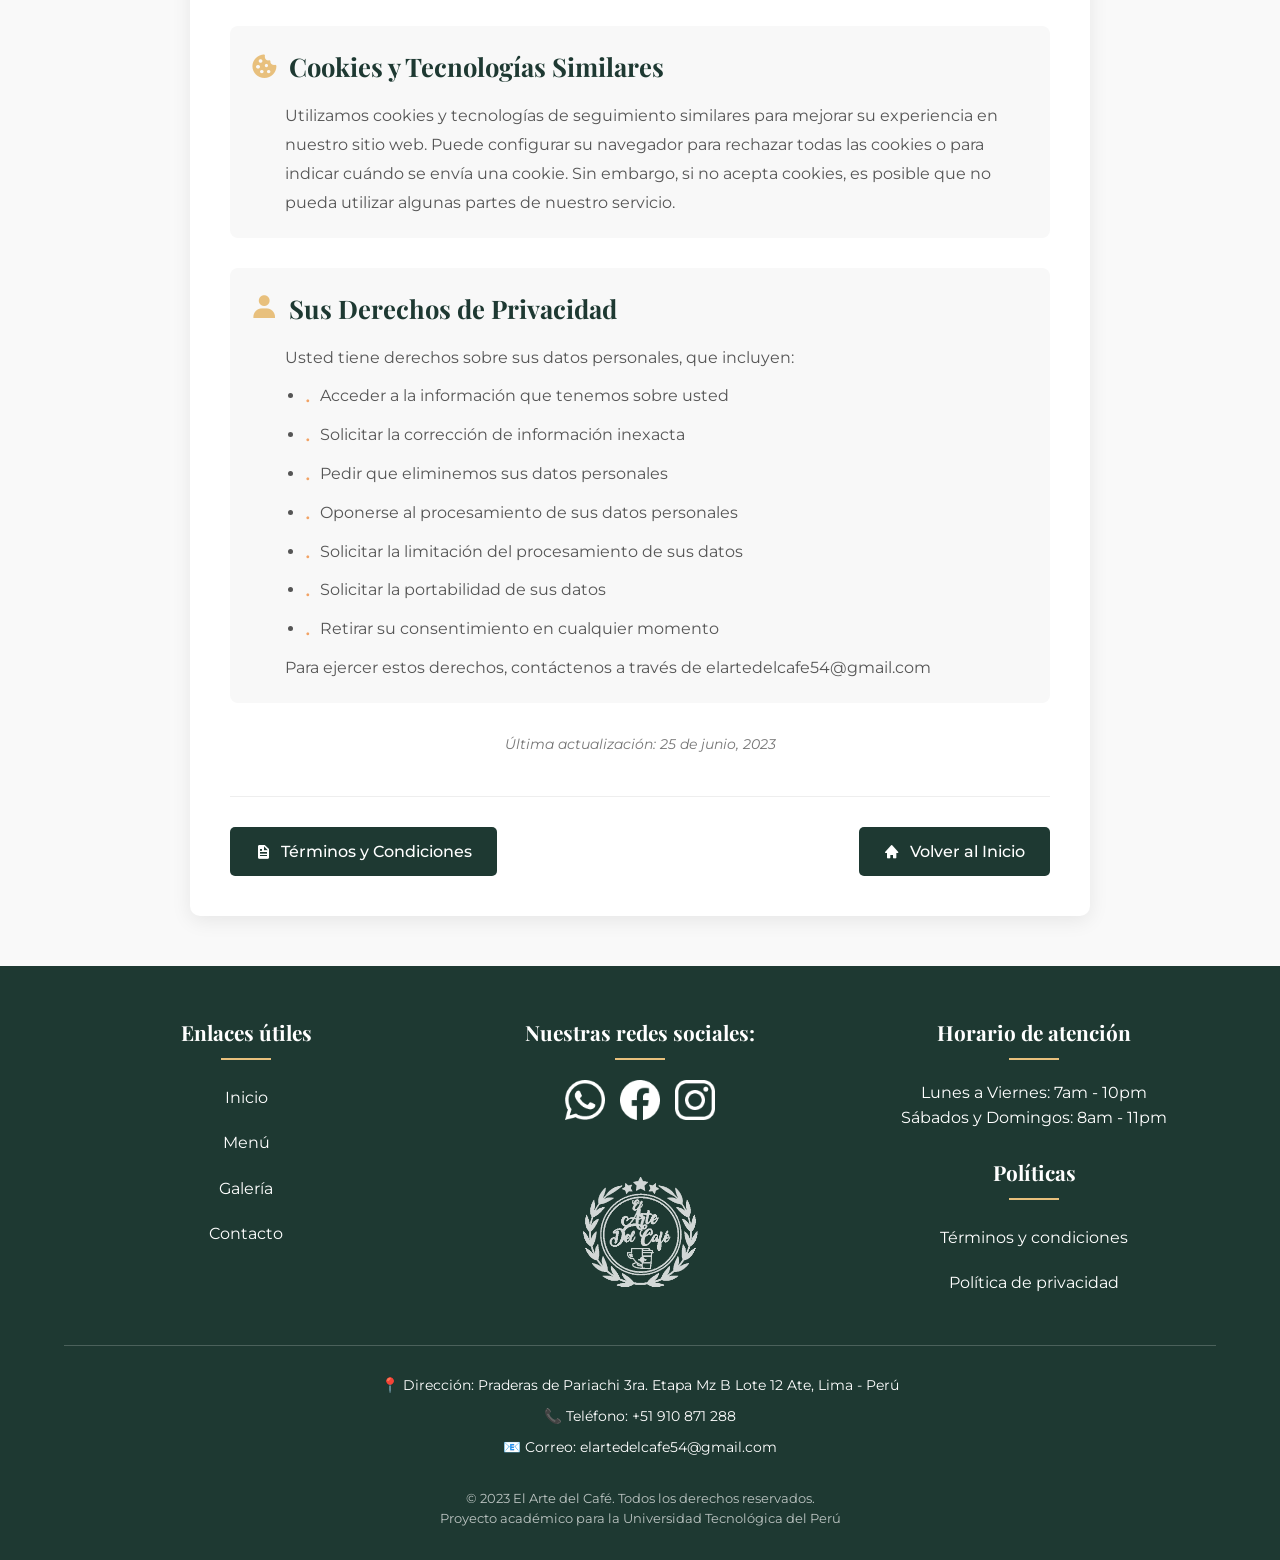
<file: src/main/resources/templates/html/politica.html>
<!DOCTYPE html>
<html lang="es">
<head>
    <meta charset="UTF-8">
    <meta name="viewport" content="width=device-width, initial-scale=1.0">
    <title>Política de Privacidad - El Arte del Café</title>
    <link href="https://fonts.googleapis.com/css2?family=Playfair+Display:wght@400;700&family=Montserrat:wght@300;400;500&family=Pacifico&display=swap" rel="stylesheet">
    <link href='https://unpkg.com/boxicons@2.1.4/css/boxicons.min.css' rel='stylesheet'>
    <link rel="stylesheet" href="../styles/chatbot.css">
    <style>
        /* Mismo estilo que en la página de Términos y Condiciones */
        * {
            margin: 0;
            padding: 0;
            box-sizing: border-box;
        }

        body {
            font-family: 'Montserrat', sans-serif;
            color: #333333;
            background-color: #f9f9f9;
            line-height: 1.6;
        }

        h1, h2, h3, h4 {
            font-family: 'Playfair Display', serif;
            font-weight: 700;
        }

        a {
            text-decoration: none;
            color: inherit;
            transition: all 0.3s ease;
        }

        /* HEADER */
        header {
            background-color: #1e3932;
            color: #ffffff;
            padding: 15px 5%;
            display: flex;
            align-items: center;
            justify-content: space-between;
            position: sticky;
            top: 0;
            z-index: 1000;
            box-shadow: 0 2px 10px rgba(0, 0, 0, 0.1);
        }

        .logo img {
            height: 80px;
            width: auto;
            transition: transform 0.3s;
        }

        .logo:hover img {
            transform: scale(1.05);
        }

        nav ul {
            display: flex;
            list-style: none;
            gap: 65px;
        }

        nav a {
            position: relative;
            padding: 5px 0;
            font-weight: 500;
        }

        nav a::after {
            content: '';
            position: absolute;
            bottom: 0;
            left: 0;
            width: 0;
            height: 2px;
            background: #e8c07d;
            transition: width 0.3s;
        }

        nav a:hover::after {
            width: 100%;
        }

        .btn-nav-reservar {
            position: static;
            padding: 10px 20px;
            background-color: #f2a365;
            color: #1e3932;
            border-radius: 5px;
            font-weight: 600;
            text-transform: uppercase;
            letter-spacing: 0.8px;
            transition: background-color 0.3s ease, transform 0.2s ease;
            box-shadow: 0 2px 5px rgba(0,0,0,0.2);
        }

        .btn-nav-reservar:hover {
            background-color: #e8c07d;
            transform: translateY(-1px);
            box-shadow: 0 4px 8px rgba(0,0,0,0.3);
        }

        .btn-nav-reservar::after {
            display: none;
        }

        /* Contenido Legal */
        .legal-container {
            max-width: 900px;
            margin: 50px auto;
            padding: 40px;
            background-color: white;
            border-radius: 10px;
            box-shadow: 0 5px 20px rgba(0,0,0,0.08);
        }

        .legal-header {
            text-align: center;
            margin-bottom: 40px;
            border-bottom: 2px solid #e8c07d;
            padding-bottom: 20px;
        }

        .legal-header h1 {
            color: #1e3932;
            font-size: 2.5rem;
            margin-bottom: 10px;
        }

        .legal-header p {
            color: #777;
            font-style: italic;
        }

        .legal-section {
            margin-bottom: 30px;
            padding: 20px;
            border-radius: 8px;
            background-color: #f8f8f8;
            transition: all 0.3s ease;
        }

        .legal-section:hover {
            box-shadow: 0 5px 15px rgba(0,0,0,0.1);
            transform: translateY(-3px);
        }

        .legal-section h2 {
            color: #1e3932;
            margin-bottom: 15px;
            font-size: 1.6rem;
            display: flex;
            align-items: center;
            gap: 10px;
        }

        .legal-section h2 i {
            color: #e8c07d;
            font-size: 1.8rem;
        }

        .legal-section p, .legal-section ul {
            margin-left: 35px;
            line-height: 1.8;
            color: #555;
        }

        .legal-section ul {
            padding-left: 20px;
            margin-top: 10px;
        }

        .legal-section li {
            margin-bottom: 10px;
            position: relative;
            padding-left: 15px;
        }

        .legal-section li::before {
            content: '•';
            color: #f2a365;
            position: absolute;
            left: 0;
            font-size: 1.2rem;
        }

        .last-updated {
            text-align: center;
            margin-top: 30px;
            font-style: italic;
            color: #777;
            font-size: 0.9rem;
        }

        /* Botones de navegación entre páginas legales */
        .legal-nav {
            display: flex;
            justify-content: space-between;
            margin-top: 40px;
            border-top: 1px solid #eee;
            padding-top: 30px;
        }

        .legal-nav-btn {
            padding: 12px 25px;
            background-color: #1e3932;
            color: white;
            border-radius: 5px;
            font-family: 'Montserrat', sans-serif;
            font-weight: 500;
            display: flex;
            align-items: center;
            gap: 10px;
            transition: all 0.3s ease;
        }

        .legal-nav-btn:hover {
            background-color: #f2a365;
            transform: translateY(-3px);
            box-shadow: 0 5px 15px rgba(242, 163, 101, 0.3);
        }

        /* FOOTER */
        footer {
            background: #1e3932;
            color: #ffffff;
            padding: 50px 5% 30px;
            text-align: center;
        }

        .footer-container {
            display: grid;
            grid-template-columns: repeat(auto-fit, minmax(250px, 1fr));
            gap: 30px;
            max-width: 1200px;
            margin: 0 auto;
            justify-items: center;
        }

        .footer-left, 
        .footer-center, 
        .footer-right {
            width: 100%;
            max-width: 300px;
        }

        .footer-left h3,
        .footer-center h3,
        .footer-right h3 {
            margin-bottom: 20px;
            font-size: 1.3rem;
            position: relative;
            padding-bottom: 10px;
            text-align: center;
        }

        .footer-left h3::after,
        .footer-center h3::after,
        .footer-right h3::after {
            content: '';
            position: absolute;
            bottom: 0;
            left: 50%;
            transform: translateX(-50%);
            width: 50px;
            height: 2px;
            background: #e8c07d;
        }

        .footer-left ul,
        .footer-right ul {
            list-style: none;
            padding: 0;
            text-align: center;
        }

        .footer-left li,
        .footer-right li {
            margin-bottom: 10px;
        }

        .footer-left a,
        .footer-right a {
            transition: color 0.3s;
            display: inline-block;
            padding: 5px 0;
        }

        .footer-left a:hover,
        .footer-right a:hover {
            color: #e8c07d;
        }

        .social-links {
    display: flex;
    justify-content: center;
    gap: 15px;
    margin-bottom: 30px;
}

.social-links img {
    width: 40px;
    height: 40px;
    transition: transform 0.3s;
}

.social-links img:hover {
    transform: scale(1.1);
}

        .footer-logo {
            margin: 0 auto;
            width: fit-content;
        }

        .footer-logo img {
            width: 150px;
            height: auto;
            filter: brightness(0) invert(1);
            opacity: 0.8;
        }

        .footer-info {
            margin-top: 30px;
            padding-top: 20px;
            border-top: 1px solid rgba(255, 255, 255, 0.2);
            font-size: 0.9rem;
        }

        .footer-info p {
            margin: 8px 0;
            display: flex;
            align-items: center;
            justify-content: center;
            gap: 8px;
            flex-wrap: wrap;
        }

        .footer-bottom {
            text-align: center;
            margin-top: 30px;
            font-size: 0.8rem;
            opacity: 0.7;
        }

        /* RESPONSIVE */
        @media (max-width: 1024px) {
            nav ul {
                gap: 30px;
            }
        }

        @media (max-width: 768px) {
            header {
                flex-direction: column;
                padding: 15px;
            }

            .logo img {
                height: 60px;
                margin-bottom: 15px;
            }

            nav ul {
                flex-wrap: wrap;
                justify-content: center;
                gap: 15px;
            }
            
            .legal-container {
                padding: 20px;
                margin: 30px auto;
            }
            
            .legal-section {
                padding: 15px;
            }
            
            .legal-nav {
                flex-direction: column;
                gap: 15px;
            }
        }

        @media (max-width: 480px) {
            .legal-container {
                padding: 15px;
            }
            
            .legal-section {
                padding: 12px;
            }
            
            .legal-section p, .legal-section ul {
                margin-left: 15px;
            }
        }
    </style>
</head>
<body>
    <!-- Header -->
    <header>
        <div class="logo">
            <img src="img-galeria/Logo.png" alt="El Arte del Café">
        </div>
        <nav>
            <ul>
                <li><a href="Index.html">Inicio</a></li>
                <li><a href="menu.html">Menú</a></li>   
                <li><a href="galeria.html">Galería</a></li>
                <li><a href="contacto.html">Contáctanos</a></li>
                <li><a href="reservas.html" class="btn-nav-reservar">RESERVAR AHORA</a></li>
            </ul>
        </nav>
    </header>

    <!-- Contenido de Política de Privacidad -->
    <main class="legal-container">
        <div class="legal-header">
            <h1>Política de Privacidad</h1>
            <p>Cómo protegemos y utilizamos la información que nos proporciona</p>
        </div>
        
        <div class="legal-section">
            <h2><i class='bx bxs-lock-alt'></i> Introducción</h2>
            <p>En El Arte del Café, valoramos y respetamos su privacidad. Esta política describe cómo recopilamos, usamos, divulgamos y protegemos su información personal cuando utiliza nuestro sitio web, aplicación móvil o servicios en nuestra cafetería.</p>
        </div>
        
        <div class="legal-section">
            <h2><i class='bx bxs-data'></i> Información que Recopilamos</h2>
            <p>Recopilamos diferentes tipos de información para proporcionar y mejorar nuestros servicios:</p>
            <ul>
                <li><strong>Información personal:</strong> Nombre, dirección de correo electrónico, número de teléfono, dirección postal cuando crea una cuenta o realiza una reserva.</li>
                <li><strong>Información de pago:</strong> Datos de tarjeta de crédito o débito cuando realiza un pedido en línea.</li>
                <li><strong>Información de uso:</strong> Cómo interactúa con nuestro sitio web o aplicación móvil.</li>
                <li><strong>Preferencias:</strong> Sus preferencias de café, alimentos y otras opciones cuando utiliza nuestros servicios.</li>
            </ul>
        </div>
        
        <div class="legal-section">
            <h2><i class='bx bxs-coffee'></i> Cómo Usamos su Información</h2>
            <p>Utilizamos la información recopilada para diversos propósitos:</p>
            <ul>
                <li>Procesar sus pedidos y reservas</li>
                <li>Personalizar su experiencia en nuestra cafetería</li>
                <li>Mejorar nuestros productos y servicios</li>
                <li>Enviar comunicaciones de marketing (si ha dado su consentimiento)</li>
                <li>Responder a consultas y solicitudes de servicio al cliente</li>
                <li>Cumplir con obligaciones legales y regulatorias</li>
            </ul>
        </div>
        
        <div class="legal-section">
            <h2><i class='bx bxs-shield'></i> Seguridad de la Información</h2>
            <p>Implementamos medidas de seguridad técnicas y organizativas adecuadas para proteger su información personal contra pérdida, uso indebido, acceso no autorizado, divulgación o alteración. Utilizamos cifrado SSL para proteger los datos transmitidos en línea y mantenemos prácticas de seguridad física en nuestras instalaciones.</p>
        </div>
        
        <div class="legal-section">
            <h2><i class='bx bxs-cookie'></i> Cookies y Tecnologías Similares</h2>
            <p>Utilizamos cookies y tecnologías de seguimiento similares para mejorar su experiencia en nuestro sitio web. Puede configurar su navegador para rechazar todas las cookies o para indicar cuándo se envía una cookie. Sin embargo, si no acepta cookies, es posible que no pueda utilizar algunas partes de nuestro servicio.</p>
        </div>
        
        <div class="legal-section">
            <h2><i class='bx bxs-user'></i> Sus Derechos de Privacidad</h2>
            <p>Usted tiene derechos sobre sus datos personales, que incluyen:</p>
            <ul>
                <li>Acceder a la información que tenemos sobre usted</li>
                <li>Solicitar la corrección de información inexacta</li>
                <li>Pedir que eliminemos sus datos personales</li>
                <li>Oponerse al procesamiento de sus datos personales</li>
                <li>Solicitar la limitación del procesamiento de sus datos</li>
                <li>Solicitar la portabilidad de sus datos</li>
                <li>Retirar su consentimiento en cualquier momento</li>
            </ul>
            <p>Para ejercer estos derechos, contáctenos a través de elartedelcafe54@gmail.com</p>
        </div>
        
        <div class="last-updated">Última actualización: 25 de junio, 2023</div>
        
        <div class="legal-nav">
            <a href="TyC.html" class="legal-nav-btn">
                <i class='bx bxs-file'></i> Términos y Condiciones
            </a>
            <a href="Index.html" class="legal-nav-btn">
                <i class='bx bxs-home'></i> Volver al Inicio
            </a>
        </div>
    </main>

    <!-- Footer -->
    <footer>
        <div class="footer-container">
            <div class="footer-left">
                <h3>Enlaces útiles</h3>
                <ul>
                    <li><a href="Index.html">Inicio</a></li>
                    <li><a href="menu.html">Menú</a></li>
                    <li><a href="galeria.html">Galería</a></li>
                    <li><a href="contacto.html">Contacto</a></li>
                </ul>
            </div>
            
            <div class="footer-center">
                <h3>Nuestras redes sociales:</h3>
                <div class="social-links">
                    <a href="https://wa.me/51910871288" target="_blank"><img src="img-home/whatsapp.png" alt="WhatsApp"></a>
                    <a href="https://facebook.com/elartedelcafe" target="_blank"><img src="img-home/facebook.png" alt="Facebook"></a>
                    <a href="https://instagram.com/elartedelcafe" target="_blank"><img src="img-home/instagram.png" alt="Instagram"></a>
                </div>
                <div class="footer-logo">
                    <img src="img-galeria/Logo.png" alt="El Arte del Café">
                </div>
            </div>
            
            <div class="footer-right">
                <h3>Horario de atención</h3>
                <p>Lunes a Viernes: 7am - 10pm</p>
                <p>Sábados y Domingos: 8am - 11pm</p>
                <br>
                <h3>Políticas</h3>
                <ul>
                    <li><a href="TyC.html">Términos y condiciones</a></li>
                    <li><a href="politica.html">Política de privacidad</a></li>
                </ul>
            </div>
        </div>

        <!-- Chatbot Flotante -->
    <!-- Chatbot Structure -->
        <div id="chatbot-container" class="chatbot-hidden">
            <div class="chatbot-header">
                <h3>Asistente Virtual - El Arte del Café</h3>
                <button id="close-chatbot">×</button>
            </div>
            <div id="chatbot-messages"></div>
            <div class="chatbot-input">
                <input type="text" id="chatbot-user-input" placeholder="Escribe tu mensaje..." aria-label="Mensaje para el chatbot">
                <button id="chatbot-send">Enviar</button>
            </div>
        </div>
        <button id="chatbot-toggle" aria-label="Abrir chat de asistencia">
            <img src="img-galeria/Logo.png" alt="Icono de chat">
        </button>
        
        <div class="footer-info">
            <p>📍 Dirección: Praderas de Pariachi 3ra. Etapa Mz B Lote 12 Ate, Lima - Perú</p>
            <p>📞 Teléfono: +51 910 871 288</p>
            <p>📧 Correo: elartedelcafe54@gmail.com</p>
        </div>

        <div class="footer-bottom">
            <p>&copy; 2023 El Arte del Café. Todos los derechos reservados.</p>
            <p>Proyecto académico para la Universidad Tecnológica del Perú</p>
        </div>
    </footer>

    <script>
        // Mismo script de animación que en la página de Términos
        document.addEventListener('DOMContentLoaded', function() {
            const sections = document.querySelectorAll('.legal-section');
            sections.forEach((section, index) => {
                setTimeout(() => {
                    section.style.opacity = '1';
                    section.style.transform = 'translateY(0)';
                }, index * 200);
            });
            
            sections.forEach(section => {
                section.style.opacity = '0';
                section.style.transform = 'translateY(20px)';
                section.style.transition = 'opacity 0.5s ease, transform 0.5s ease';
            });
        });
    </script>
    <script src="../Javascript/chatbots.js"></script>
</body>
</html>
</file>
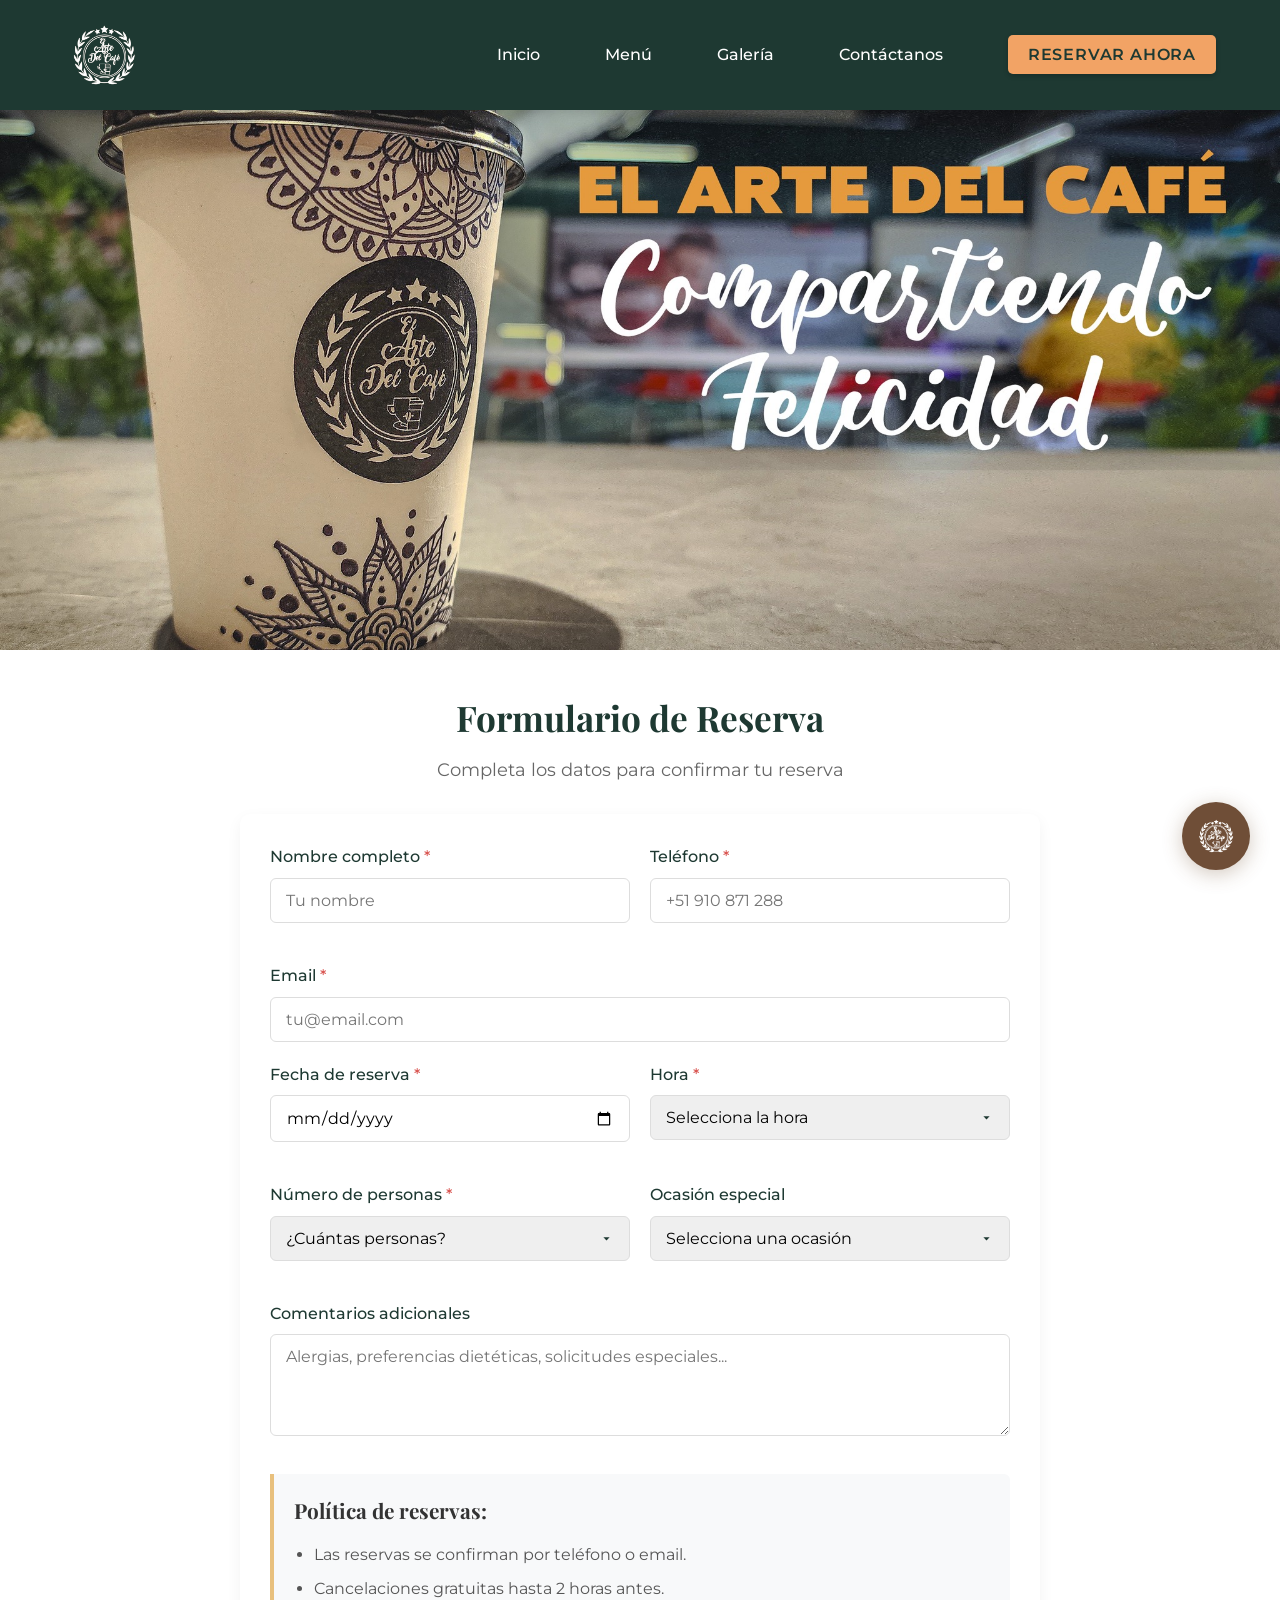
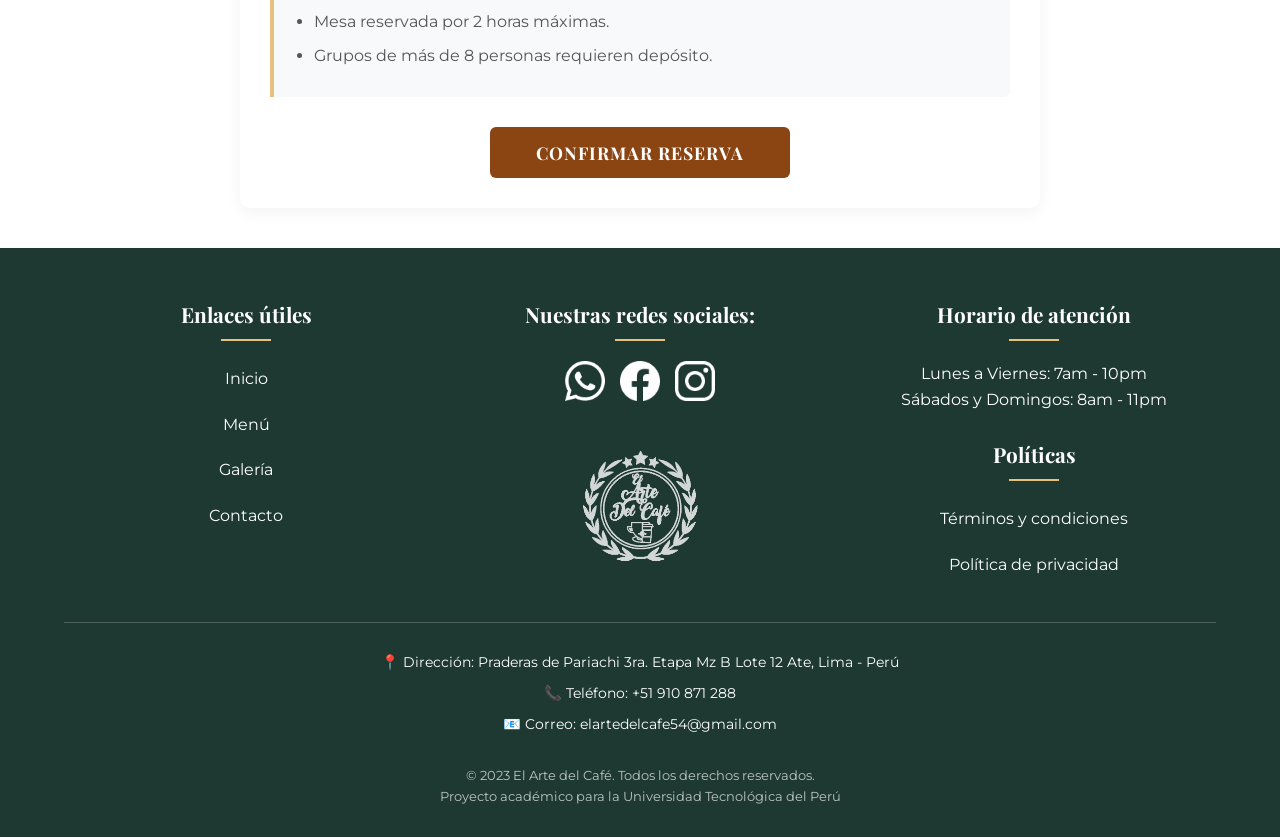
<file: src/main/resources/templates/html/reservas.html>
<!DOCTYPE html>
<html lang="es">
<head>
    <meta charset="UTF-8">
    <meta name="viewport" content="width=device-width, initial-scale=1.0">
    <title>El Arte del Café-Registro</title>
    <link href="https://fonts.googleapis.com/css2?family=Playfair+Display:wght@400;700&family=Montserrat:wght@300;400;500&family=Pacifico&display=swap" rel="stylesheet">
    <link href='https://unpkg.com/boxicons@2.1.4/css/boxicons.min.css' rel='stylesheet'>
    <link rel="stylesheet" href="../styles/styles-reserva.css">
    <link rel="stylesheet" href="../styles/chatbot.css">
</head>
<body>
<!-- Header -->
<header>
    <div class="logo">
        <img src="img-galeria/Logo.png" alt="El Arte del Café">
    </div>
    <nav>
        <ul>
            <li><a href="Index.html">Inicio</a></li>
            <li><a href="menu.html">Menú</a></li>   
            <li><a href="galeria.html">Galería</a></li>
            <li><a href="contacto.html">Contáctanos</a></li>
            <li><a href="reservas.html" class="btn-nav-reservar">RESERVAR AHORA</a></li>
        </ul>
    </nav>
</header>

    <!-- Hero Banner -->
    <section class="hero-banner">
        <div class="slideshow">
            <div class="slide active">
                <img src="img-galeria/logocafe.jpg" alt="Café artesanal">
            </div>
        </div>
    </section>

     <!-- Formulario de Reserva -->
    <section class="reserva-section">
        <div class="container">
            <div class="reserva-header">
                <h1>Formulario de Reserva</h1>
                <p>Completa los datos para confirmar tu reserva</p>
            </div>

            <form class="reserva-form" method="POST">
                <div class="form-grid">
                    <div class="form-group">
                    <label for="nombre" class="required">Nombre completo</label>
                    <input type="text" id="nombre" name="nombre" class="form-control" placeholder="Tu nombre" required>
                    </div>

                    <div class="form-group">
                    <label for="telefono" class="required">Teléfono</label>
                    <input type="tel" id="telefono" name="telefono" class="form-control" placeholder="+51 910 871 288" required>
                    </div>
                </div>

                <div class="form-group">
                    <label for="email" class="required">Email</label>
                    <input type="email" id="email" name="email" class="form-control" placeholder="tu@email.com" required>
                </div>

                <div class="form-grid">
                    <div class="form-group">
                    <label for="fecha" class="required">Fecha de reserva</label>
                    <input type="date" id="fecha" name="fecha" class="form-control" required>
                    </div>

                    <div class="form-group">
                    <label for="hora" class="required">Hora</label>
                    <select id="hora" name="hora" class="form-control" required>
                        <option value="">Selecciona la hora</option>
                        <option>8:00 AM</option>
                        <option>9:00 AM</option>
                        <option>10:00 AM</option>
                        <option>11:00 AM</option>
                        <option>12:00 PM</option>
                        <option>1:00 PM</option>
                        <option>2:00 PM</option>
                        <option>3:00 PM</option>
                        <option>4:00 PM</option>
                        <option>5:00 PM</option>
                        <option>6:00 PM</option>
                        <option>7:00 PM</option>
                        <option>8:00 PM</option>
                        <option>9:00 PM</option>
                        <option>10:00 PM</option>
                    </select>
                    </div>
                </div>

                <div class="form-grid">
                    <div class="form-group">
                    <label for="personas" class="required">Número de personas</label>
                    <select id="personas" name="personas" class="form-control" required>
                        <option value="">¿Cuántas personas?</option>
                        <option>1</option>
                        <option>2</option>
                        <option>3</option>
                        <option>4</option>
                        <option>5</option>
                        <option>6</option>
                        <option>7</option>
                        <option>8</option>
                        <option>9</option>
                        <option>10</option>
                    </select>
                    </div>

                    <div class="form-group">
                    <label for="ocasion">Ocasión especial</label>
                    <select id="ocasion" name="ocasion" class="form-control">
                        <option value="">Selecciona una ocasión</option>
                        <option>Cumpleaños</option>
                        <option>Aniversario</option>
                        <option>Reunión de trabajo</option>
                    </select>
                    </div>
                </div>

                <div class="form-group">
                    <label for="comentarios">Comentarios adicionales</label>
                    <textarea id="comentarios" name="comentarios" class="form-control" rows="4"
                            placeholder="Alergias, preferencias dietéticas, solicitudes especiales..."></textarea>
                </div>

                <div class="politica-reservas">
                    <h3>Política de reservas:</h3>
                    <ul>
                    <li>Las reservas se confirman por teléfono o email.</li>
                    <li>Cancelaciones gratuitas hasta 2 horas antes.</li>
                    <li>Mesa reservada por 2 horas máximas.</li>
                    <li>Grupos de más de 8 personas requieren depósito.</li>
                    </ul>
                </div>

                <button type="submit" class="btn-reservar">Confirmar Reserva</button>
            </form>
        </div>
    </section>
    <!-- Popup de confirmación -->
    <div id="popup-reserva" class="popup">
        <div class="popup-contenido">
            <h2>¡Gracias por reservar!</h2>
            <p>Nos pondremos en contacto con usted.</p>
            <button onclick="cerrarPopup()">Cerrar</button>
        </div>
    </div>

    <!-- Footer -->
    <footer>
        <div class="footer-container">
            <div class="footer-left">
                <h3>Enlaces útiles</h3>
                <ul>
                    <li><a href="Index.html">Inicio</a></li>
                    <li><a href="menu.html">Menú</a></li>
                    <li><a href="galeria.html">Galería</a></li>
                    <li><a href="contacto.html">Contacto</a></li>
                </ul>
            </div>
            
            <div class="footer-center">
                <h3>Nuestras redes sociales:</h3>
                <div class="social-links">
                    <a href="https://api.whatsapp.com/send?phone=51910871288" target="_blank"><img src="img-home/whatsapp.png" alt="WhatsApp"></a>
                    <a href="https://www.facebook.com/share/1AvYw4RsFh/" target="_blank"><img src="img-home/facebook.png" alt="Facebook"></a>
                    <a href="https://www.instagram.com/the_coffee_art?igsh=MWl4eHY4Z3RucmF1cQ==" target="_blank"><img src="img-home/instagram.png" alt="Instagram"></a>
                </div>
                <div class="footer-logo">
                    <img src="img-galeria/Logo.png" alt="El Arte del Café">
                </div>
            </div>
            
            <div class="footer-right">
                <h3>Horario de atención</h3>
                <p>Lunes a Viernes: 7am - 10pm</p>
                <p>Sábados y Domingos: 8am - 11pm</p>
                <br>
                <h3>Políticas</h3>
                <ul>
                    <li><a href="#">Términos y condiciones</a></li>
                    <li><a href="#">Política de privacidad</a></li>
                </ul>
            </div>
        </div>

        <!-- Chatbot Flotante -->
    <!-- Chatbot Structure -->
        <div id="chatbot-container" class="chatbot-hidden">
            <div class="chatbot-header">
                <h3>Asistente Virtual - El Arte del Café</h3>
                <button id="close-chatbot">×</button>
            </div>
            <div id="chatbot-messages"></div>
            <div class="chatbot-input">
                <input type="text" id="chatbot-user-input" placeholder="Escribe tu mensaje..." aria-label="Mensaje para el chatbot">
                <button id="chatbot-send">Enviar</button>
            </div>
        </div>
        <button id="chatbot-toggle" aria-label="Abrir chat de asistencia">
            <img src="img-galeria/Logo.png" alt="Icono de chat">
        </button>

        <div class="footer-info">
            <p>📍 Dirección: Praderas de Pariachi 3ra. Etapa Mz B Lote 12 Ate, Lima - Perú</p>
            <p>📞 Teléfono: +51 910 871 288</p>
            <p>📧 Correo: elartedelcafe54@gmail.com</p>
        </div>

        <div class="footer-bottom">
            <p>&copy; 2023 El Arte del Café. Todos los derechos reservados.</p>
            <p>Proyecto académico para la Universidad Tecnológica del Perú</p>
        </div>
    </footer>
    <script src="../Javascript/chatbots.js"></script>
    <script src="../Javascript/script-reserva.js"></script>
</body>
</html>
</file>
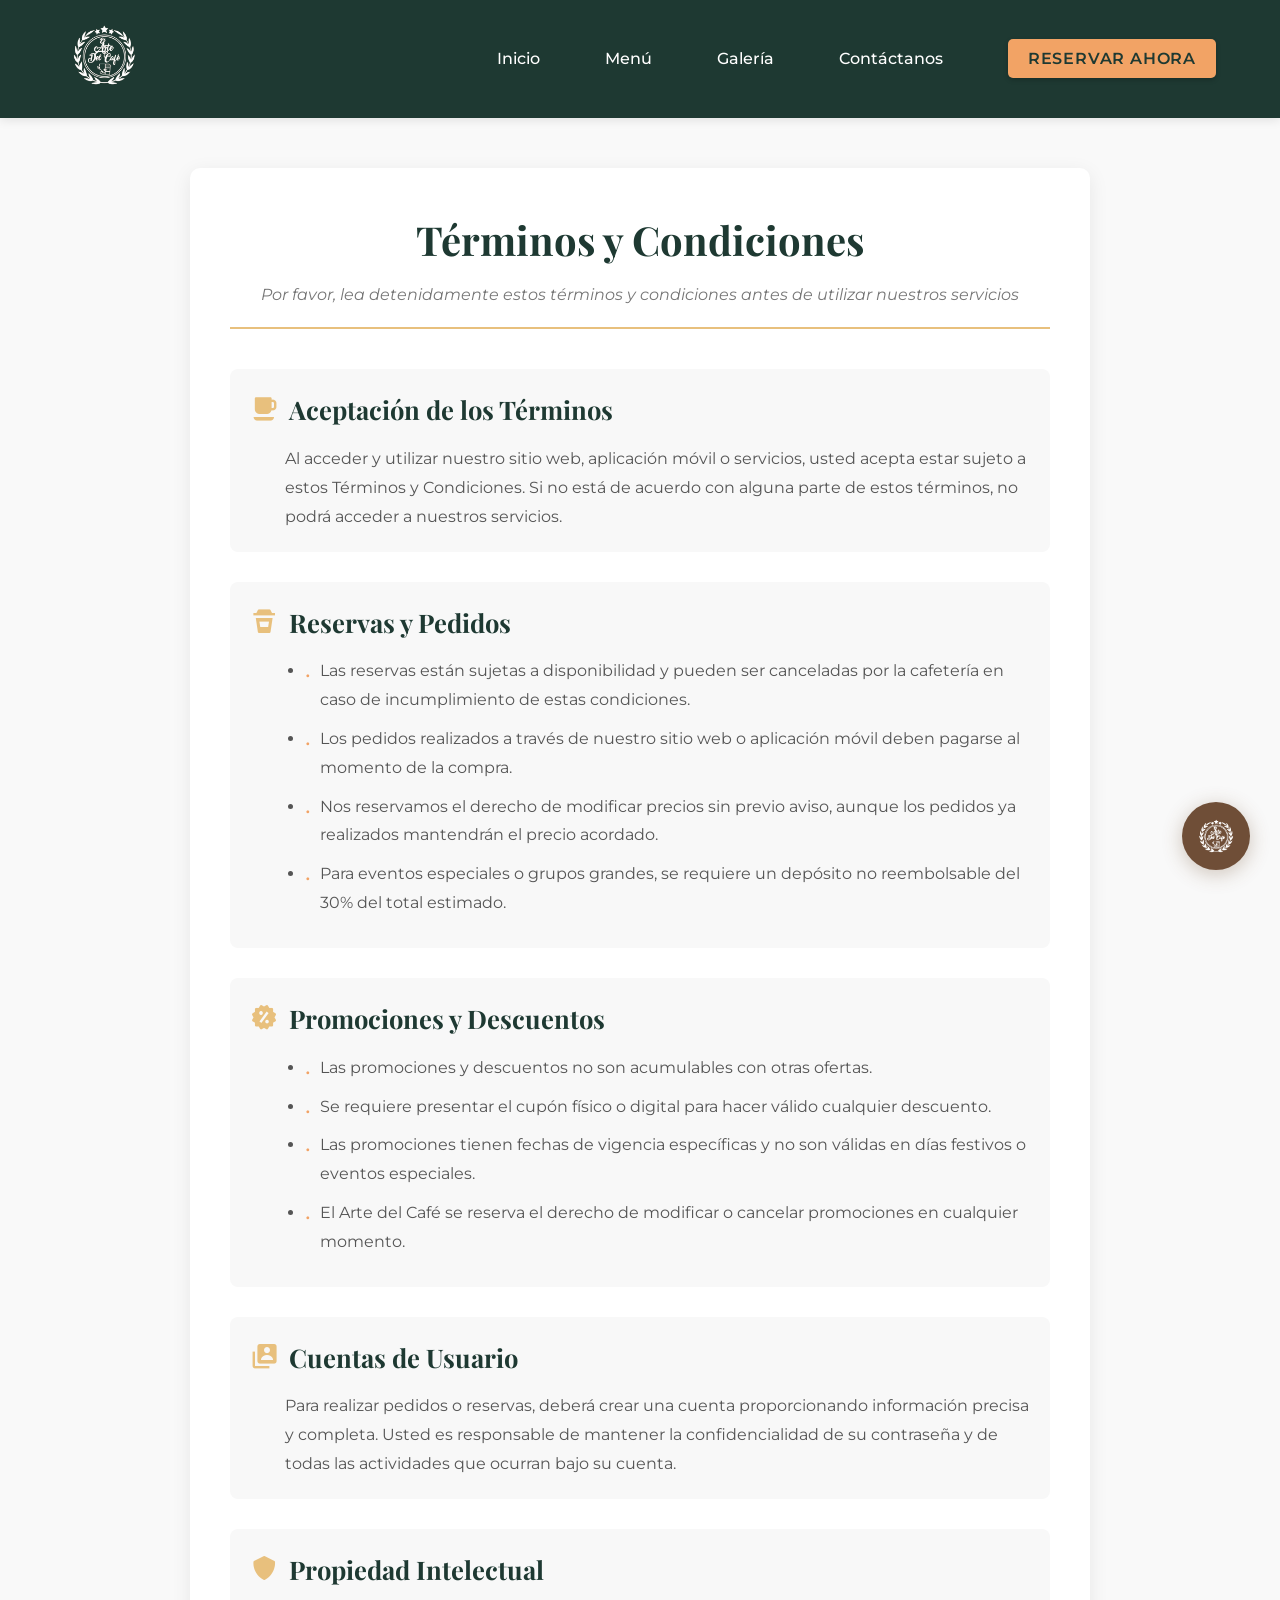
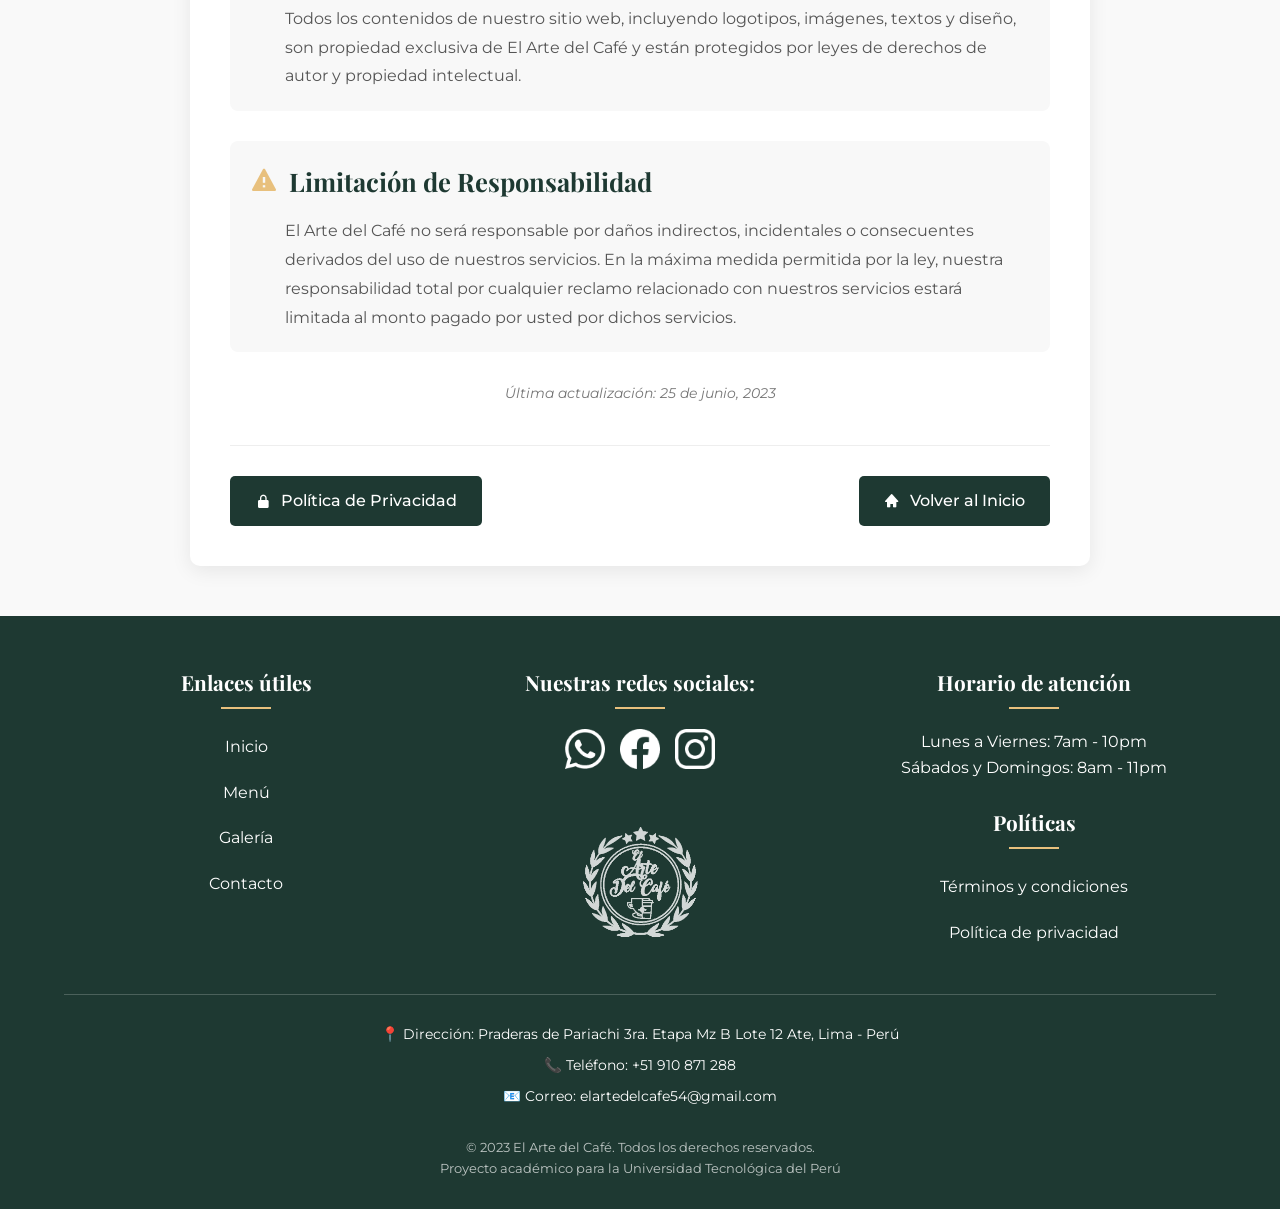
<file: src/main/resources/templates/html/TyC.html>
<!DOCTYPE html>
<html lang="es">
<head>
    <meta charset="UTF-8">
    <meta name="viewport" content="width=device-width, initial-scale=1.0">
    <title>Términos y Condiciones - El Arte del Café</title>
    <link href="https://fonts.googleapis.com/css2?family=Playfair+Display:wght@400;700&family=Montserrat:wght@300;400;500&family=Pacifico&display=swap" rel="stylesheet">
    <link href='https://unpkg.com/boxicons@2.1.4/css/boxicons.min.css' rel='stylesheet'>
    <link rel="stylesheet" href="../styles/chatbot.css">
    <style>
        * {
            margin: 0;
            padding: 0;
            box-sizing: border-box;
        }

        body {
            font-family: 'Montserrat', sans-serif;
            color: #333333;
            background-color: #f9f9f9;
            line-height: 1.6;
        }

        h1, h2, h3, h4 {
            font-family: 'Playfair Display', serif;
            font-weight: 700;
        }

        a {
            text-decoration: none;
            color: inherit;
            transition: all 0.3s ease;
        }

        /* HEADER */
        header {
            background-color: #1e3932;
            color: #ffffff;
            padding: 15px 5%;
            display: flex;
            align-items: center;
            justify-content: space-between;
            position: sticky;
            top: 0;
            z-index: 1000;
            box-shadow: 0 2px 10px rgba(0, 0, 0, 0.1);
        }

        .logo img {
            height: 80px;
            width: auto;
            transition: transform 0.3s;
        }

        .logo:hover img {
            transform: scale(1.05);
        }

        nav ul {
            display: flex;
            list-style: none;
            gap: 65px;
        }

        nav a {
            position: relative;
            padding: 5px 0;
            font-weight: 500;
        }

        nav a::after {
            content: '';
            position: absolute;
            bottom: 0;
            left: 0;
            width: 0;
            height: 2px;
            background: #e8c07d;
            transition: width 0.3s;
        }

        nav a:hover::after {
            width: 100%;
        }

        .btn-nav-reservar {
            position: static;
            padding: 10px 20px;
            background-color: #f2a365;
            color: #1e3932;
            border-radius: 5px;
            font-weight: 600;
            text-transform: uppercase;
            letter-spacing: 0.8px;
            transition: background-color 0.3s ease, transform 0.2s ease;
            box-shadow: 0 2px 5px rgba(0,0,0,0.2);
        }

        .btn-nav-reservar:hover {
            background-color: #e8c07d;
            transform: translateY(-1px);
            box-shadow: 0 4px 8px rgba(0,0,0,0.3);
        }

        .btn-nav-reservar::after {
            display: none;
        }

        /* Contenido Legal */
        .legal-container {
            max-width: 900px;
            margin: 50px auto;
            padding: 40px;
            background-color: white;
            border-radius: 10px;
            box-shadow: 0 5px 20px rgba(0,0,0,0.08);
        }

        .legal-header {
            text-align: center;
            margin-bottom: 40px;
            border-bottom: 2px solid #e8c07d;
            padding-bottom: 20px;
        }

        .legal-header h1 {
            color: #1e3932;
            font-size: 2.5rem;
            margin-bottom: 10px;
        }

        .legal-header p {
            color: #777;
            font-style: italic;
        }

        .legal-section {
            margin-bottom: 30px;
            padding: 20px;
            border-radius: 8px;
            background-color: #f8f8f8;
            transition: all 0.3s ease;
        }

        .legal-section:hover {
            box-shadow: 0 5px 15px rgba(0,0,0,0.1);
            transform: translateY(-3px);
        }

        .legal-section h2 {
            color: #1e3932;
            margin-bottom: 15px;
            font-size: 1.6rem;
            display: flex;
            align-items: center;
            gap: 10px;
        }

        .legal-section h2 i {
            color: #e8c07d;
            font-size: 1.8rem;
        }

        .legal-section p, .legal-section ul {
            margin-left: 35px;
            line-height: 1.8;
            color: #555;
        }

        .legal-section ul {
            padding-left: 20px;
            margin-top: 10px;
        }

        .legal-section li {
            margin-bottom: 10px;
            position: relative;
            padding-left: 15px;
        }

        .legal-section li::before {
            content: '•';
            color: #f2a365;
            position: absolute;
            left: 0;
            font-size: 1.2rem;
        }

        .last-updated {
            text-align: center;
            margin-top: 30px;
            font-style: italic;
            color: #777;
            font-size: 0.9rem;
        }

        /* Botones de navegación entre páginas legales */
        .legal-nav {
            display: flex;
            justify-content: space-between;
            margin-top: 40px;
            border-top: 1px solid #eee;
            padding-top: 30px;
        }

        .legal-nav-btn {
            padding: 12px 25px;
            background-color: #1e3932;
            color: white;
            border-radius: 5px;
            font-family: 'Montserrat', sans-serif;
            font-weight: 500;
            display: flex;
            align-items: center;
            gap: 10px;
            transition: all 0.3s ease;
        }

        .legal-nav-btn:hover {
            background-color: #f2a365;
            transform: translateY(-3px);
            box-shadow: 0 5px 15px rgba(242, 163, 101, 0.3);
        }

        /* FOOTER */
        footer {
            background: #1e3932;
            color: #ffffff;
            padding: 50px 5% 30px;
            text-align: center;
        }

        .footer-container {
            display: grid;
            grid-template-columns: repeat(auto-fit, minmax(250px, 1fr));
            gap: 30px;
            max-width: 1200px;
            margin: 0 auto;
            justify-items: center;
        }

        .footer-left, 
        .footer-center, 
        .footer-right {
            width: 100%;
            max-width: 300px;
        }

        .footer-left h3,
        .footer-center h3,
        .footer-right h3 {
            margin-bottom: 20px;
            font-size: 1.3rem;
            position: relative;
            padding-bottom: 10px;
            text-align: center;
        }

        .footer-left h3::after,
        .footer-center h3::after,
        .footer-right h3::after {
            content: '';
            position: absolute;
            bottom: 0;
            left: 50%;
            transform: translateX(-50%);
            width: 50px;
            height: 2px;
            background: #e8c07d;
        }

        .footer-left ul,
        .footer-right ul {
            list-style: none;
            padding: 0;
            text-align: center;
        }

        .footer-left li,
        .footer-right li {
            margin-bottom: 10px;
        }

        .footer-left a,
        .footer-right a {
            transition: color 0.3s;
            display: inline-block;
            padding: 5px 0;
        }

        .footer-left a:hover,
        .footer-right a:hover {
            color: #e8c07d;
        }

.social-links {
    display: flex;
    justify-content: center;
    gap: 15px;
    margin-bottom: 30px;
}

.social-links img {
    width: 40px;
    height: 40px;
    transition: transform 0.3s;
}

.social-links img:hover {
    transform: scale(1.1);
}

        .footer-logo {
            margin: 0 auto;
            width: fit-content;
        }

        .footer-logo img {
            width: 150px;
            height: auto;
            filter: brightness(0) invert(1);
            opacity: 0.8;
        }

        .footer-info {
            margin-top: 30px;
            padding-top: 20px;
            border-top: 1px solid rgba(255, 255, 255, 0.2);
            font-size: 0.9rem;
        }

        .footer-info p {
            margin: 8px 0;
            display: flex;
            align-items: center;
            justify-content: center;
            gap: 8px;
            flex-wrap: wrap;
        }

        .footer-bottom {
            text-align: center;
            margin-top: 30px;
            font-size: 0.8rem;
            opacity: 0.7;
        }

        /* RESPONSIVE */
        @media (max-width: 1024px) {
            nav ul {
                gap: 30px;
            }
        }

        @media (max-width: 768px) {
            header {
                flex-direction: column;
                padding: 15px;
            }

            .logo img {
                height: 60px;
                margin-bottom: 15px;
            }

            nav ul {
                flex-wrap: wrap;
                justify-content: center;
                gap: 15px;
            }
            
            .legal-container {
                padding: 20px;
                margin: 30px auto;
            }
            
            .legal-section {
                padding: 15px;
            }
            
            .legal-nav {
                flex-direction: column;
                gap: 15px;
            }
        }

        @media (max-width: 480px) {
            .legal-container {
                padding: 15px;
            }
            
            .legal-section {
                padding: 12px;
            }
            
            .legal-section p, .legal-section ul {
                margin-left: 15px;
            }
        }
    </style>
</head>
<body>
    <!-- Header -->
    <header>
        <div class="logo">
            <img src="img-galeria/Logo.png" alt="El Arte del Café">
        </div>
        <nav>
            <ul>
                <li><a href="Index.html">Inicio</a></li>
                <li><a href="menu.html">Menú</a></li>   
                <li><a href="galeria.html">Galería</a></li>
                <li><a href="contacto.html">Contáctanos</a></li>
                <li><a href="reservas.html" class="btn-nav-reservar">RESERVAR AHORA</a></li>
            </ul>
        </nav>
    </header>

    <!-- Contenido de Términos y Condiciones -->
    <main class="legal-container">
        <div class="legal-header">
            <h1>Términos y Condiciones</h1>
            <p>Por favor, lea detenidamente estos términos y condiciones antes de utilizar nuestros servicios</p>
        </div>
        
        <div class="legal-section">
            <h2><i class='bx bxs-coffee-alt'></i> Aceptación de los Términos</h2>
            <p>Al acceder y utilizar nuestro sitio web, aplicación móvil o servicios, usted acepta estar sujeto a estos Términos y Condiciones. Si no está de acuerdo con alguna parte de estos términos, no podrá acceder a nuestros servicios.</p>
        </div>
        
        <div class="legal-section">
            <h2><i class='bx bxs-coffee-togo'></i> Reservas y Pedidos</h2>
            <ul>
                <li>Las reservas están sujetas a disponibilidad y pueden ser canceladas por la cafetería en caso de incumplimiento de estas condiciones.</li>
                <li>Los pedidos realizados a través de nuestro sitio web o aplicación móvil deben pagarse al momento de la compra.</li>
                <li>Nos reservamos el derecho de modificar precios sin previo aviso, aunque los pedidos ya realizados mantendrán el precio acordado.</li>
                <li>Para eventos especiales o grupos grandes, se requiere un depósito no reembolsable del 30% del total estimado.</li>
            </ul>
        </div>
        
        <div class="legal-section">
            <h2><i class='bx bxs-offer'></i> Promociones y Descuentos</h2>
            <ul>
                <li>Las promociones y descuentos no son acumulables con otras ofertas.</li>
                <li>Se requiere presentar el cupón físico o digital para hacer válido cualquier descuento.</li>
                <li>Las promociones tienen fechas de vigencia específicas y no son válidas en días festivos o eventos especiales.</li>
                <li>El Arte del Café se reserva el derecho de modificar o cancelar promociones en cualquier momento.</li>
            </ul>
        </div>
        
        <div class="legal-section">
            <h2><i class='bx bxs-user-account'></i> Cuentas de Usuario</h2>
            <p>Para realizar pedidos o reservas, deberá crear una cuenta proporcionando información precisa y completa. Usted es responsable de mantener la confidencialidad de su contraseña y de todas las actividades que ocurran bajo su cuenta.</p>
        </div>
        
        <div class="legal-section">
            <h2><i class='bx bxs-shield'></i> Propiedad Intelectual</h2>
            <p>Todos los contenidos de nuestro sitio web, incluyendo logotipos, imágenes, textos y diseño, son propiedad exclusiva de El Arte del Café y están protegidos por leyes de derechos de autor y propiedad intelectual.</p>
        </div>
        
        <div class="legal-section">
            <h2><i class='bx bxs-error'></i> Limitación de Responsabilidad</h2>
            <p>El Arte del Café no será responsable por daños indirectos, incidentales o consecuentes derivados del uso de nuestros servicios. En la máxima medida permitida por la ley, nuestra responsabilidad total por cualquier reclamo relacionado con nuestros servicios estará limitada al monto pagado por usted por dichos servicios.</p>
        </div>
        
        <div class="last-updated">Última actualización: 25 de junio, 2023</div>
        
        <div class="legal-nav">
            <a href="politica.html" class="legal-nav-btn">
                <i class='bx bxs-lock-alt'></i> Política de Privacidad
            </a>
            <a href="Index.html" class="legal-nav-btn">
                <i class='bx bxs-home'></i> Volver al Inicio
            </a>
        </div>
    </main>

    <!-- Footer -->
    <footer>
        <div class="footer-container">
            <div class="footer-left">
                <h3>Enlaces útiles</h3>
                <ul>
                    <li><a href="Index.html">Inicio</a></li>
                    <li><a href="menu.html">Menú</a></li>
                    <li><a href="galeria.html">Galería</a></li>
                    <li><a href="contacto.html">Contacto</a></li>
                </ul>
            </div>
            
            <div class="footer-center">
                <h3>Nuestras redes sociales:</h3>
                <div class="social-links">
                    <a href="https://wa.me/51910871288" target="_blank"><img src="img-home/whatsapp.png" alt="WhatsApp"></a>
                    <a href="https://facebook.com/elartedelcafe" target="_blank"><img src="img-home/facebook.png" alt="Facebook"></a>
                    <a href="https://instagram.com/elartedelcafe" target="_blank"><img src="img-home/instagram.png" alt="Instagram"></a>
                </div>
                <div class="footer-logo">
                    <img src="img-galeria/Logo.png" alt="El Arte del Café">
                </div>
            </div>
            
            <div class="footer-right">
                <h3>Horario de atención</h3>
                <p>Lunes a Viernes: 7am - 10pm</p>
                <p>Sábados y Domingos: 8am - 11pm</p>
                <br>
                <h3>Políticas</h3>
                <ul>
                    <li><a href="TyC.html">Términos y condiciones</a></li>
                    <li><a href="politica.html">Política de privacidad</a></li>
                </ul>
            </div>
        </div>

        <!-- Chatbot Flotante -->
    <!-- Chatbot Structure -->
        <div id="chatbot-container" class="chatbot-hidden">
            <div class="chatbot-header">
                <h3>Asistente Virtual - El Arte del Café</h3>
                <button id="close-chatbot">×</button>
            </div>
            <div id="chatbot-messages"></div>
            <div class="chatbot-input">
                <input type="text" id="chatbot-user-input" placeholder="Escribe tu mensaje..." aria-label="Mensaje para el chatbot">
                <button id="chatbot-send">Enviar</button>
            </div>
        </div>
        <button id="chatbot-toggle" aria-label="Abrir chat de asistencia">
            <img src="img-galeria/Logo.png" alt="Icono de chat">
        </button>
        
        <div class="footer-info">
            <p>📍 Dirección: Praderas de Pariachi 3ra. Etapa Mz B Lote 12 Ate, Lima - Perú</p>
            <p>📞 Teléfono: +51 910 871 288</p>
            <p>📧 Correo: elartedelcafe54@gmail.com</p>
        </div>

        <div class="footer-bottom">
            <p>&copy; 2023 El Arte del Café. Todos los derechos reservados.</p>
            <p>Proyecto académico para la Universidad Tecnológica del Perú</p>
        </div>
    </footer>

    <script>
        // Animación de carga
        document.addEventListener('DOMContentLoaded', function() {
            // Animación de las secciones
            const sections = document.querySelectorAll('.legal-section');
            sections.forEach((section, index) => {
                setTimeout(() => {
                    section.style.opacity = '1';
                    section.style.transform = 'translateY(0)';
                }, index * 200);
            });
            
            // Configuración inicial para la animación
            sections.forEach(section => {
                section.style.opacity = '0';
                section.style.transform = 'translateY(20px)';
                section.style.transition = 'opacity 0.5s ease, transform 0.5s ease';
            });
        });
    </script>
    <script src="../Javascript/chatbots.js"></script>
</body>
</html>
</file>
<file: src/main/resources/templates/styles/styles-inicio.css>
/* Reset y estilos base */
* {
    margin: 0;
    padding: 0;
    box-sizing: border-box;
}
body {
    font-family: 'Segoe UI', Tahoma, Geneva, Verdana, sans-serif;
    line-height: 1.6;
    background: #fef8f5;
    color: #1e3932;
    padding-top: 60px; /* Espacio para el header fijo */

}
a {
    color: inherit;
    text-decoration: none;
    transition: color 0.3s ease;
}
a:hover, a:focus {
    color: #1e3932;
    outline: none;
}
.container {
    width: 90%;
    max-width: 1100px;
    margin: 0 auto;
}
header {
    background-color: #1e3932;
    padding: 1rem 0;
    /*box-shadow: 0 2px 5px rgba(0,0,0,0.1);*/
    top: 0;
    left: 0;
    width: 100%;
    position: fixed;
    z-index: 1000;

}
.container-nav {
    display: flex;
    align-items: center;
    justify-content: space-between;
    padding: 0 1rem;
    margin: 0 auto;
    width: 90%;
}
.logo {
    height: 80px;
    vertical-align: middle;
}
nav ul {
    list-style: none;
    display: flex;
    justify-content: flex-end;
    gap: 20px;
}
nav ul li {
    margin-left: 2rem;
}
nav ul li a {
    font-weight: 600;
    font-size: 1.1rem;
    color: #fef8f5;
}
nav ul li a:hover,
nav ul li a:focus {
    color: #f2a365;
}
/* ESTILOS PARA EL BOTÓN DE NAVEGACIÓ N*/
.btn-nav-reservar {
    /* Reinicia los estilos del pseudo-elemento para este enlace */
    /* Asegúrate de que el '::after' no se aplique a este botón */
    position: static; /* Restablece la posición para que no use el ::after */
    padding: 10px 20px; /* Padding interno para que parezca un botón */
    background-color: #f2a365; /* Color de fondo del botón (tu color de acento) */
    color: #1e3932; /* Color del texto del botón (oscuro) */
    border-radius: 5px; /* Bordes redondeados */
    font-weight: 600; /* Negrita */
    text-transform: uppercase; /* Texto en mayúsculas */
    letter-spacing: 0.8px; /* Espaciado entre letras */
    transition: background-color 0.3s ease, transform 0.2s ease; /* Transiciones suaves */
    box-shadow: 0 2px 5px rgba(0,0,0,0.2); /* Sombra ligera para el botón */
}

.btn-nav-reservar:hover {
    background-color: #e8c07d; /* Color más claro al pasar el mouse */
    transform: translateY(-1px); /* Ligeramente elevado al pasar el mouse */
    box-shadow: 0 4px 8px rgba(0,0,0,0.3); /* Sombra más pronunciada */
}

/* para que la animacion de subrayado no afecte a todo el header */
.btn-nav-reservar::after {
    display: none; /* Oculta el pseudo-elemento subrayado para este botón */
}




/* Hero */
.hero-banner {
    position: relative; /* Para posicionar elementos internos si fuera necesario */
    width: 100%;
    height: 100%; /* Ocupa el 100% del alto de la ventana del navegador */
    overflow: hidden; /* Asegura que la imagen no se desborde */
    display: flex; /* Para centrar contenido si añades más tarde */
    justify-content: center;
    align-items: center;
}

/* Estilos para el contenedor de la imagen */
.hero-portada {
    width: 100%;
    height: 100%;
    position: relative;
}
.hero-portada::before {
    content: ""; /* Esencial para que el pseudo-elemento aparezca */
    position: absolute; /* Para que se superponga sobre la imagen */
    top: 0;
    left: 0;
    width: 100%;
    height: 99.8%;
    background-color: rgba(0, 0, 0.7, 0.6); /* Negro con 50% de opacidad. Aumenta para más oscuridad (e.g., 0.6, 0.7) */
    
}

/* Estilos para la imagen dentro del hero-portada */
.hero-portada img {
    width: 100%;
    height: 100%;
    object-fit: cover; /* Asegura que la imagen cubra todo el espacio sin distorsionarse */
    object-position: center; /* Centra la imagen en el contenedor */
    opacity: 1; /* Aquí está la opacidad que solicitaste */
    transition: opacity 0.3s ease-in-out; /* Transición suave para la opacidad */
}


/* Secciones */
section {
    padding: 3rem 0;
}
section h2 {
    text-align: center;
    font-size: 2.5rem;
    margin-bottom: 1.5rem;
    color:#1e3932;
    letter-spacing: 2px;
}
#nosotros p {
    max-width: 800px;
    margin: 0 auto;
    font-size: 1.2rem;
    color: #1e3932;
    text-align: center;
    line-height: 1.7;
}
/* Misión y Visión */
#mision-vision .container {
    display: flex;
    justify-content: center;
    gap: 2rem;
    flex-wrap: wrap;
    max-width: 900px;
}
.mision-vision-item {
    background: #f1f1ed;
    box-shadow: 0 2px 8px rgba(142, 235, 212, 0.5);
    border-radius: 10px;
    padding: 1.8rem 1.5rem;
    flex: 1 1 300px;
    transition: transform 0.3s ease;
}
.mision-vision-item:hover, .mision-vision-item:focus-within {
    transform: translateY(-6px);
    box-shadow: 0 10px 15px rgba(59, 176, 117, 0.842);
    outline: none;
}
.mision-vision-item h3 {
    margin-bottom: 1rem;
    font-size: 1.6rem;
    color: #1E3932;
}
.mision-vision-item p {
    font-size: 1rem;
    color: #4b3b2b;
}
/* === Lo que ofrecemos === */
#ofrecemos {
    background: linear-gradient(135deg,);
    padding: 4rem 1.5rem;
    text-align: center;
}

#ofrecemos h2 {
    font-size: 2.8rem;
    color: #1E3932;
    margin-bottom: 3rem;
    font-weight: 900;
    letter-spacing: 0.05em;
    text-shadow: 1px 1px 2px rgba(65, 126, 110, 0.15);
    font-family: 'Poppins', sans-serif;
}

#ofrecemos .container {
    display: grid;
    grid-template-columns: repeat(auto-fit, minmax(280px, 1fr));
    gap: 3rem;
    max-width: 1100px;
    margin: auto;
}

.ofrecemos-item {
    background: #ffffff;
    border-radius: 25px;
    padding: 2.5rem 2rem;
    box-shadow: 0 8px 25px rgba(30, 57, 50, 0.1);
    text-align: center;
    transition: transform 0.35s ease, box-shadow 0.35s ease;
    position: relative;
    overflow: hidden;
}

.ofrecemos-item::before {
    content: "";
    position: absolute;
    top: -30%;
    right: -30%;
    width: 150%;
    height: 150%;
    background: radial-gradient(circle, rgba(214, 244, 231, 0.4), transparent 70%);
    transform: rotate(45deg);
    z-index: 0;
}

.ofrecemos-item img {
    max-width: 100px;
    margin-bottom: 1.5rem;
    z-index: 1;
    position: relative;
    transition: transform 0.3s ease;
}

.ofrecemos-item:hover img {
    transform: scale(1.1) rotate(-3deg);
}

.ofrecemos-item p {
    font-size: 1.1rem;
    line-height: 1.6;
    font-weight: 600;
    color: #2c4b41;
    position: relative;
    z-index: 1;
}

.ofrecemos-item:hover,
.ofrecemos-item:focus-within {
    transform: translateY(-10px);
    box-shadow: 0 16px 35px rgba(74, 158, 129, 0.651);
    outline: none;
}

/* === Nuestra Especialidad === */
#nuestra-especialidad {
       background: linear-gradient();
    padding: 4rem 1.5rem;
    text-align: center;
}

#nuestra-especialidad h2 {
    font-size: 2.6rem;
    margin-bottom: 3rem;
    color: #1E3932;
    font-weight: 900;
    text-shadow: 1px 1px 3px rgba(79, 168, 139, 0.726);
    letter-spacing: 0.05em;
    font-family: 'Poppins', sans-serif;
}

#nuestra-especialidad .container {
    display: flex;
    gap: 2.5rem;
    flex-wrap: wrap;
    justify-content: center;
    max-width: 1100px;
    margin: auto;
}

.carta {
    background: #f8f8f8;
    flex-basis: 320px;
    border-radius: 20px;
    padding: 2.5rem 2rem;
    box-shadow: 0 6px 20px rgba(217, 231, 227, 0.63);
    transition: transform 0.3s ease, box-shadow 0.3s ease;
    position: relative;
    overflow: hidden;
    color: #fffbfb;
    cursor: default;
}

.carta::before {
    content: "";
    position: absolute;
    top: -20%;
    left: -20%;
    width: 140%;
    height: 140%;
    background: radial-gradient(circle, rgba(210, 243, 230, 0.623), transparent 70%);
    z-index: 0;
    transform: rotate(25deg);
}

.carta:hover {
    transform: translateY(-10px);
    box-shadow: 0 14px 40px rgba(97, 153, 125, 0.747);
}

.carta h3 {
    font-family: 'Georgia', serif;
    font-weight: 700;
    font-size: 1.9rem;
    margin-bottom: 1rem;
    color: #37391e;
    position: relative;
    z-index: 1;
}

.carta p {
    font-size: 1.1rem;
    font-weight: 500;
    line-height: 1.6;
    color: #1E3932;
    position: relative;
    z-index: 1;
}

 /* Reseñas */
        #reseñas .container {
            max-width: 900px;
            margin: 0 auto;
            display: grid;
            grid-template-columns: repeat(auto-fit,minmax(280px,1fr));
            gap: 2rem;
            padding-top: 1rem;
        }
        .reseña-card, .reseña {
            background: #fff7f0;
            padding: 1.5rem 1.2rem;
            border-radius: 10px;
            box-shadow: 0 2px 10px rgba(33, 133, 103, 0.15);
            color: #02140f;
            font-style: italic;
            transition: box-shadow 0.3s ease;
        }
        .reseña-card:hover, .reseña:hover,
        .reseña-card:focus, .reseña:focus {
            box-shadow: 0 10px 25px rgba(44, 165, 129, 0.4);
            outline: none;
            cursor: default;
        }
        .reseña-card span, .reseña span {
            display: block;
            margin-top: 1rem;
            font-style: normal;
            font-weight: 700;
            text-align: right;
            color: #001a12;
        }
        /* Star rating style */
        .stars {
            color:#2e9b76;
            font-size: 1.2rem;
            margin-top: 0.2rem;
            letter-spacing: 2px;
            text-align: right;
        }

/* Footer */

footer {
    background: #1e3932;/*linear-gradient(to right, #103a0b, #1e3932);*/
    color: #ffffff;
    padding: 50px 5% 30px;
    text-align: center;
}

.footer-container {
    display: grid;
    grid-template-columns: repeat(auto-fit, minmax(250px, 1fr));
    gap: 30px;
    max-width: 1200px;
    margin: 0 auto;
    justify-items: center;
}

.footer-left, 
.footer-center, 
.footer-right {
    width: 100%;
    max-width: 300px;
}

.footer-left h3,
.footer-center h3,
.footer-right h3 {
    margin-bottom: 20px;
    font-size: 1.3rem;
    position: relative;
    padding-bottom: 10px;
    text-align: center;
}

.footer-left h3::after,
.footer-center h3::after,
.footer-right h3::after {
    content: '';
    position: absolute;
    bottom: 0;
    left: 50%;
    transform: translateX(-50%);
    width: 50px;
    height: 2px;
    background: #e8c07d;
}

.footer-left ul,
.footer-right ul {
    list-style: none;
    padding: 0;
    text-align: center;
}

.footer-left li,
.footer-right li {
    margin-bottom: 10px;
}

.footer-left a,
.footer-right a {
    transition: color 0.3s;
    display: inline-block;
    padding: 5px 0;
}

.social-links {
    display: flex;
    justify-content: center;
    gap: 15px;
    margin-bottom: 30px;
}

.social-links img {
    width: 40px;
    height: 40px;
    transition: transform 0.3s;
}

.social-links img:hover {
    transform: scale(1.1);
}

.footer-logo {
    margin: 0 auto;
    width: fit-content;
}

.footer-logo img {
    width: 150px;
    height: auto;
    filter: brightness(0) invert(1);
    opacity: 0.8;
}

.footer-info {
    margin-top: 30px;
    padding-top: 20px;
    border-top: 1px solid rgba(255, 255, 255, 0.2);
    font-size: 0.9rem;
}

.footer-info p {
    margin: 8px 0;
    display: flex;
    align-items: center;
    justify-content: center;
    gap: 8px;
    flex-wrap: wrap;
}

.footer-bottom {
    text-align: center;
    margin-top: 30px;
    font-size: 0.8rem;
    opacity: 0.7;
}

/* Estilos del chatbot */
/* Estilos del contenedor flotante */
#chatbot-toggle {
    position: fixed;
    bottom: 30px;
    right: 30px;
    width: 60px;
    height: 60px;
    background: #6f4e37;
    border-radius: 50%;
    border: none;
    cursor: pointer;
    box-shadow: 0 4px 12px rgba(0,0,0,0.2);
    z-index: 1000;
    transition: all 0.3s ease;
    display: flex;
    justify-content: center;
    align-items: center;
}

#chatbot-toggle:hover {
    transform: scale(1.1) rotate(10deg);
    background: #5a3c2c;
}

#chatbot-toggle img {
    width: 70%;
    filter: brightness(0) invert(1);
}

/* Contenedor principal del chat */
#chatbot-container {
    position: fixed;
    bottom: 100px;
    right: 30px;
    width: 350px;
    max-height: 500px;
    background: #fff9f0;
    border-radius: 15px;
    box-shadow: 0 5px 25px rgba(0,0,0,0.15);
    font-family: 'Montserrat', sans-serif;
    overflow: hidden;
    transform: translateY(20px);
    opacity: 0;
    transition: all 0.4s ease;
    z-index: 1000;
    display: flex;
    flex-direction: column;
}

.chatbot-visible {
    transform: translateY(0);
    opacity: 1;
}

/* Cabecera del chat */
.chatbot-header {
    background: linear-gradient(135deg, #6f4e37 0%, #5a3c2c 100%);
    color: white;
    padding: 15px 20px;
    display: flex;
    justify-content: space-between;
    align-items: center;
}

.chatbot-header h3 {
    margin: 0;
    font-family: 'Playfair Display', serif;
    font-size: 1.2rem;
}

#close-chatbot {
    background: none;
    border: none;
    color: white;
    font-size: 1.5rem;
    cursor: pointer;
    padding: 0 5px;
}

/* Área de mensajes */
#chatbot-messages {
    flex: 1;
    padding: 15px;
    overflow-y: auto;
    background: #fff;
    background-image: url('../img-home/coffee-pattern.png');
    background-blend-mode: overlay;
}

/* Estilos de mensajes */
.chatbot-message {
    margin-bottom: 12px;
    padding: 10px 15px;
    border-radius: 18px;
    max-width: 80%;
    line-height: 1.4;
    font-size: 0.95rem;
    animation: fadeIn 0.3s ease;
}

@keyframes fadeIn {
    from { opacity: 0; transform: translateY(5px); }
    to { opacity: 1; transform: translateY(0); }
}

.bot-message {
    background: #f3e9d2;
    border-bottom-left-radius: 5px;
    align-self: flex-start;
    border: 1px solid #e0d5c0;
}

.user-message {
    background: #6f4e37;
    color: white;
    border-bottom-right-radius: 5px;
    align-self: flex-end;
}

/* Input y botones */
.chatbot-input {
    display: flex;
    padding: 12px;
    background: #f9f5f0;
    border-top: 1px solid #e8e0d5;
}

#chatbot-user-input {
    flex: 1;
    padding: 10px 15px;
    border: 1px solid #d4a762;
    border-radius: 25px;
    margin-right: 8px;
    font-family: 'Montserrat', sans-serif;
    outline: none;
}

#chatbot-send {
    background: #6f4e37;
    color: white;
    border: none;
    border-radius: 25px;
    padding: 0 20px;
    cursor: pointer;
    transition: background 0.2s;
}

#chatbot-send:hover {
    background: #5a3c2c;
}

/* Quick replies */
.quick-reply {
    display: inline-block;
    background: #f3e9d2;
    border: 1px solid #d4a762;
    border-radius: 15px;
    padding: 6px 12px;
    margin: 4px;
    cursor: pointer;
    font-size: 0.85rem;
    transition: all 0.2s;
}

.quick-reply:hover {
    background: #e6d9c1;
    transform: translateY(-2px);
}

/* Typing indicator */
.typing-indicator {
    display: inline-block;
    padding: 10px 15px;
    background: #f3e9d2;
    border-radius: 18px;
}

.typing-indicator span {
    display: inline-block;
    width: 8px;
    height: 8px;
    background: #6f4e37;
    border-radius: 50%;
    margin: 0 2px;
    opacity: 0.4;
    animation: typingAnimation 1s infinite;
}

.typing-indicator span:nth-child(2) {
    animation-delay: 0.2s;
}

.typing-indicator span:nth-child(3) {
    animation-delay: 0.4s;
}

@keyframes typingAnimation {
    0% { opacity: 0.4; transform: translateY(0); }
    50% { opacity: 1; transform: translateY(-3px); }
    100% { opacity: 0.4; transform: translateY(0); }
}
</file>
<file: src/main/resources/templates/styles/chatbot.css>
/* ===== ESTILOS PRINCIPALES DEL CHATBOT ===== */
/* Estado inicial del contenedor */
#chatbot-container {
    position: fixed;
    bottom: 110px;
    right: 30px;
    width: 380px;
    max-height: 65vh;
    background: #fff9f0;
    border-radius: 18px;
    box-shadow: 0 10px 35px rgba(0, 0, 0, 0.15);
    font-family: 'Montserrat', sans-serif;
    overflow: hidden;
    transform: translateY(20px);
    opacity: 0;
    transition: all 0.4s cubic-bezier(0.175, 0.885, 0.32, 1.275);
    z-index: 9998;
    display: none; /* Cambiado de flex a none */
    flex-direction: column;
    border: 1px solid #e8d9c3;
    pointer-events: auto;
}

/* Estado visible - IMPORTANTE */
#chatbot-container.chatbot-visible {
    transform: translateY(0);
    opacity: 1;
    display: flex !important; /* Forzar display */
}
#chatbot-toggle {
    position: fixed;
    bottom: 30px;
    right: 30px;
    width: 68px;
    height: 68px;
    background: #6f4e37;
    border-radius: 50%;
    border: none;
    cursor: pointer;
    box-shadow: 0 4px 20px rgba(107, 72, 41, 0.3);
    z-index: 9999;
    display: flex;
    justify-content: center;
    align-items: center;
    transition: all 0.3s cubic-bezier(0.25, 0.8, 0.25, 1);
    animation: pulse 2s infinite;
}

#chatbot-toggle:hover {
    transform: scale(1.1) rotate(10deg);
    background: #5a3c2c;
    box-shadow: 0 6px 25px rgba(107, 72, 41, 0.4);
}

#chatbot-toggle img {
    width: 65%;
    filter: brightness(0) invert(1);
    transition: transform 0.3s ease;
}

#chatbot-toggle:hover img {
    transform: scale(1.1);
}

/* Animación de pulso para llamar atención */
@keyframes pulse {
    0% { box-shadow: 0 0 0 0 rgba(111, 78, 55, 0.7); }
    70% { box-shadow: 0 0 0 12px rgba(111, 78, 55, 0); }
    100% { box-shadow: 0 0 0 0 rgba(111, 78, 55, 0); }
}

/* Contenedor principal del chat */
#chatbot-container {
    position: fixed;
    bottom: 110px;
    right: 30px;
    width: 380px;
    max-height: 65vh;
    background: #fff9f0;
    border-radius: 18px;
    box-shadow: 0 10px 35px rgba(0, 0, 0, 0.15);
    font-family: 'Montserrat', sans-serif;
    overflow: hidden;
    transform: translateY(20px);
    opacity: 0;
    transition: all 0.4s cubic-bezier(0.175, 0.885, 0.32, 1.275);
    z-index: 9998;
    display: flex;
    flex-direction: column;
    border: 1px solid #e8d9c3;
}

.chatbot-visible {
    transform: translateY(0);
    opacity: 1;
}

/* Cabecera del chat */
.chatbot-header {
    background: linear-gradient(135deg, #6f4e37 0%, #5a3c2c 100%);
    color: rgb(255, 255, 255);
    padding: 18px 22px;
    display: flex;
    justify-content: space-between;
    align-items: center;
    box-shadow: 0 2px 10px rgba(0,0,0,0.1);
}

.chatbot-header h3 {
    margin: 0;
    font-family: 'Playfair Display', serif;
    font-size: 1.25rem;
    font-weight: 600;
    letter-spacing: 0.5px;
}

#close-chatbot {
    background: none;
    border: none;
    color: rgb(255, 255, 255);
    font-size: 1.8rem;
    cursor: pointer;
    padding: 0 8px;
    line-height: 1;
    transition: transform 0.2s;
}

#close-chatbot:hover {
    transform: scale(1.2);
}

/* Área de mensajes */
#chatbot-messages {
    flex: 1;
    padding: 20px;
    overflow-y: auto;
    background: #fff;
    background-image: linear-gradient(to bottom, #fff9f0 0%, #fff 100%);
}

/* Personalización de la barra de scroll */
#chatbot-messages::-webkit-scrollbar {
    width: 8px;
}

#chatbot-messages::-webkit-scrollbar-track {
    background: #f1e8d9;
    border-radius: 4px;
}

#chatbot-messages::-webkit-scrollbar-thumb {
    background: #d4a762;
    border-radius: 4px;
}

#chatbot-messages::-webkit-scrollbar-thumb:hover {
    background: #c09555;
}

/* Estilos de mensajes */
.chatbot-message {
    margin-bottom: 15px;
    padding: 12px 18px;
    border-radius: 20px;
    max-width: 85%;
    line-height: 1.5;
    font-size: 0.95rem;
    animation: messageAppear 0.3s ease-out;
    position: relative;
    word-wrap: break-word;
}

@keyframes messageAppear {
    from { opacity: 0; transform: translateY(8px); }
    to { opacity: 1; transform: translateY(0); }
}

.bot-message {
     background: #f8f1e4; /* Fondo más claro */
    border: 1px solid #d4a762;
    color: #5a3c2c; /* Texto más oscuro */
    padding: 15px;
    border-radius: 12px;
    margin: 8px 0;
    max-width: 85%;
    line-height: 1.5;
    box-shadow: 0 2px 5px rgba(0,0,0,0.05);
}

.user-message {
    background: #6f4e37;
    color: rgb(255, 255, 255);
    border-bottom-right-radius: 5px;
    align-self: flex-end;
    box-shadow: 1px 1px 3px rgba(0,0,0,0.1);
}

/* Input y botones */
.chatbot-input {
    display: flex;
    padding: 15px;
    background: #f9f5f0;
    border-top: 1px solid #e8e0d5;
}

#chatbot-user-input {
    flex: 1;
    padding: 12px 18px;
    border: 1px solid #d4a762;
    border-radius: 30px;
    margin-right: 10px;
    font-family: 'Montserrat', sans-serif;
    font-size: 0.95rem;
    outline: none;
    transition: all 0.3s;
    background: #fff;
}

#chatbot-user-input:focus {
    border-color: #6f4e37;
    box-shadow: 0 0 0 2px rgba(111, 78, 55, 0.2);
}

#chatbot-send {
    background: #6f4e37;
    color: white;
    border: none;
    border-radius: 30px;
    padding: 0 22px;
    cursor: pointer;
    transition: all 0.3s;
    font-family: 'Montserrat', sans-serif;
    font-weight: 500;
    text-transform: uppercase;
    font-size: 0.85rem;
    letter-spacing: 0.5px;
}

#chatbot-send:hover {
    background: #5a3c2c;
    transform: translateY(-1px);
}

/* Quick replies (respuestas rápidas) */
.quick-reply {
    display: inline-block;
    background: #f3e9d2;
    border: 1px solid #d4a762;
    border-radius: 18px;
    padding: 8px 15px;
    margin: 5px;
    cursor: pointer;
    font-size: 0.85rem;
    transition: all 0.2s;
    color: #5a3c2c;
    box-shadow: 0 1px 3px rgba(0,0,0,0.05);
}

.quick-reply:hover {
    background: #e6d9c1;
    transform: translateY(-2px);
    box-shadow: 0 3px 8px rgba(0,0,0,0.1);
}

/* Indicador de "escribiendo..." */
.typing-indicator {
    display: inline-flex;
    padding: 12px 18px;
    background: #f3e9d2;
    border-radius: 20px;
    align-items: center;
}

.typing-indicator span {
    display: inline-block;
    width: 9px;
    height: 9px;
    background: #6f4e37;
    border-radius: 50%;
    margin: 0 3px;
    opacity: 0.4;
    animation: typingAnimation 1.2s infinite ease-in-out;
}

.typing-indicator span:nth-child(1) {
    animation-delay: 0s;
}

.typing-indicator span:nth-child(2) {
    animation-delay: 0.2s;
}

.typing-indicator span:nth-child(3) {
    animation-delay: 0.4s;
}

@keyframes typingAnimation {
    0%, 100% { opacity: 0.4; transform: translateY(0); }
    50% { opacity: 1; transform: translateY(-4px); }
}

/* Estilos para enlaces en los mensajes */
.chatbot-message a {
    color: #6f4e37;
    text-decoration: underline;
    font-weight: 500;
}

.chatbot-message a:hover {
    color: #5a3c2c;
}

/* ===== RESPONSIVE DESIGN ===== */
@media (max-width: 768px) {
    #chatbot-container {
        width: 90%;
        max-width: 350px;
        right: 20px;
        bottom: 90px;
        max-height: 60vh;
    }
    
    #chatbot-toggle {
        width: 60px;
        height: 60px;
        right: 20px;
        bottom: 20px;
    }
    
    .chatbot-header h3 {
        font-size: 1.1rem;
    }
    
    #chatbot-messages {
        padding: 15px;
    }
    
    .chatbot-message {
        padding: 10px 15px;
        font-size: 0.9rem;
        max-width: 90%;
    }
}

/* ===== ESTILOS ESPECÍFICOS PARA CONTENIDO ===== */
/* Mensaje de bienvenida especial */
.welcome-message {
    background: #f8f1e4;
    border: 1px dashed #d4a762;
    padding: 15px;
    border-radius: 15px;
    margin-bottom: 15px;
}

/* Estilos para listas en mensajes */
.chatbot-message ul {
    padding-left: 20px;
    margin: 8px 0;
}

.chatbot-message li {
    margin-bottom: 5px;
}

/* Estilos para mensajes de reserva */
.reservation-confirmation {
    background: #f0f7f0;
    border: 1px solid #c8e0c8;
    padding: 15px;
    border-radius: 15px;
}

/* ===== EFECTOS ESPECIALES ===== */
/* Efecto al abrir el chat */
@keyframes chatOpen {
    0% { transform: translateY(20px) scale(0.95); opacity: 0; }
    100% { transform: translateY(0) scale(1); opacity: 1; }
}

.chatbot-visible {
    animation: chatOpen 0.4s cubic-bezier(0.175, 0.885, 0.32, 1.275);
}

/* Efecto para nuevos mensajes */
.new-message {
    animation: highlightMessage 1.5s ease;
}

@keyframes highlightMessage {
    0% { background-color: rgba(255, 255, 255, 0.8); }
    100% { background-color: transparent; }
}
</file>
<file: src/main/resources/templates/styles/styles-contacto.css>
/* ESTILOS BASE */
        * {
            margin: 0;
            padding: 0;
            box-sizing: border-box;
        }

        body {
            font-family: 'Montserrat', sans-serif;
            color: #333333;
            background-color: #f9f9f9;
            line-height: 1.6;
        }

        h1, h2, h3, h4 {
            font-family: 'Playfair Display', serif;
            font-weight: 700;
        }

        a {
            text-decoration: none;
            color: inherit;
            transition: all 0.3s ease;
        }

        img {
            max-width: 100%;
            height: auto;
            display: block;
        }

        /* HEADER */
        header {
            background-color: #1e3932;
            color: #ffffff;
            padding: 15px 5%;
            display: flex;
            align-items: center;
            justify-content: space-between;
            position: sticky;
            top: 0;
            z-index: 1000;
            box-shadow: 0 2px 10px rgba(0, 0, 0, 0.1);
        }

        .logo img {
            height: 80px;
            width: auto;
            transition: transform 0.3s;
        }

        .logo:hover img {
            transform: scale(1.05);
        }

        nav ul {
            display: flex;
            list-style: none;
            gap: 65px;
        }

        nav a {
            position: relative;
            padding: 5px 0;
            font-weight: 500;
        }

        nav a::after {
            content: '';
            position: absolute;
            bottom: 0;
            left: 0;
            width: 0;
            height: 2px;
            background: #e8c07d;
            transition: width 0.3s;
        }

        nav a:hover::after {
            width: 100%;
        }

        .btn-nav-reservar {
            position: static;
            padding: 10px 20px;
            background-color: #f2a365;
            color: #1e3932;
            border-radius: 5px;
            font-weight: 600;
            text-transform: uppercase;
            letter-spacing: 0.8px;
            transition: background-color 0.3s ease, transform 0.2s ease;
            box-shadow: 0 2px 5px rgba(0,0,0,0.2);
        }

        .btn-nav-reservar:hover {
            background-color: #e8c07d;
            transform: translateY(-1px);
            box-shadow: 0 4px 8px rgba(0,0,0,0.3);
        }

        .btn-nav-reservar::after {
            display: none;
        }

 /* ESTILOS ESPECÍFICOS PARA BELLA VISTA */
        .contenido-container {
            max-width: 800px;
            margin: 50px auto;
            padding: 0 20px;
            text-align: center;
            opacity: 0;
            transform: translateY(20px);
            transition: opacity 0.8s ease, transform 0.8s ease;
        }
        
        .loaded .contenido-container {
            opacity: 1;
            transform: translateY(0);
        }
        
        .contenido-title {
            font-family: 'Playfair Display', serif;
            font-size: 2.5rem;
            color: #1e3932;
            margin-bottom: 10px;
            position: relative;
            display: inline-block;
        }
        
        .contenido-title::after {
            content: '';
            position: absolute;
            bottom: -10px;
            left: 0;
            width: 100%;
            height: 3px;
            background: linear-gradient(90deg, #e8c07d, #f2a365);
            transform: scaleX(0);
            transform-origin: left;
            transition: transform 0.5s ease;
        }
        
        .contenido-container:hover .contenido-title::after {
            transform: scaleX(1);
        }
        
        .contenido-subtitle {
            font-family: 'Montserrat', sans-serif;
            font-size: 1.2rem;
            color: #555;
            margin-bottom: 40px;
            font-style: italic;
            transition: color 0.3s ease;
        }
        
        .contenido-info {
            background-color: white;
            border-radius: 10px;
            padding: 30px;
            box-shadow: 0 5px 15px rgba(0,0,0,0.1);
            text-align: left;
            margin-bottom: 30px;
            transition: transform 0.3s ease, box-shadow 0.3s ease;
        }
        
        .contenido-info:hover {
            transform: translateY(-5px);
            box-shadow: 0 10px 25px rgba(0,0,0,0.15);
        }
        
        .info-section {
            margin-bottom: 25px;
            padding: 15px;
            border-radius: 8px;
            transition: background-color 0.3s ease;
        }
        
        .info-section:hover {
            background-color: rgba(242, 163, 101, 0.1);
        }
        
        .info-section h3 {
            font-family: 'Playfair Display', serif;
            color: #1e3932;
            margin-bottom: 10px;
            font-size: 1.3rem;
            display: flex;
            align-items: center;
            gap: 10px;
        }
        
        .info-section h3::before {
            content: '';
            display: inline-block;
            width: 15px;
            height: 15px;
            background-color: #e8c07d;
            border-radius: 3px;
        }
        
        .info-section p {
            font-family: 'Montserrat', sans-serif;
            margin-left: 25px;
            line-height: 1.8;
            position: relative;
        }
        
        .info-section p::before {
            content: '•';
            color: #f2a365;
            position: absolute;
            left: -20px;
        }
        
        .divider {
            border-top: 1px solid #e8c07d;
            margin: 30px 0;
            position: relative;
            height: 2px;
            overflow: hidden;
        }
        
        .divider::after {
            content: '';
            position: absolute;
            top: 0;
            left: 0;
            width: 100%;
            height: 100%;
            background: linear-gradient(90deg, transparent, #e8c07d, transparent);
            animation: dividerAnimation 3s infinite linear;
        }
        
        .rating-section {
            display: flex;
            justify-content: space-between;
            align-items: center;
            margin-top: 20px;
            padding: 15px;
            background-color: rgba(30, 57, 50, 0.05);
            border-radius: 8px;
        }
        
        .capacity {
            font-family: 'Montserrat', sans-serif;
            font-weight: 500;
            color: #1e3932;
            position: relative;
        }
        
        .capacity::after {
            content: '';
            position: absolute;
            bottom: -3px;
            left: 0;
            width: 0;
            height: 2px;
            background-color: #f2a365;
            transition: width 0.3s ease;
        }
        
        .rating-section:hover .capacity::after {
            width: 100%;
        }
        
        .stars {
            color: #e8c07d;
            font-size: 1.5rem;
            letter-spacing: 3px;
            text-shadow: 0 2px 4px rgba(0,0,0,0.1);
            position: relative;
        }
        
        .stars::after {
            content: '★★★★★';
            position: absolute;
            top: 0;
            left: 0;
            color: rgba(232, 192, 125, 0.3);
            z-index: -1;
        }
        
         /* ESTILOS PARA EL MAPA */
        .map-container {
            margin-top: 40px;
            border-radius: 10px;
            overflow: hidden;
            box-shadow: 0 5px 15px rgba(0,0,0,0.1);
            transition: transform 0.3s ease, box-shadow 0.3s ease;
            height: 400px;
        }
        
        .map-container:hover {
            transform: translateY(-5px);
            box-shadow: 0 10px 25px rgba(0,0,0,0.2);
        }
        
        #restaurant-map {
            width: 100%;
            height: 100%;
            border: none;
        }
        
        .map-actions {
            display: flex;
            justify-content: center;
            gap: 15px;
            margin-top: 15px;
        }
        
        .map-button {
            padding: 8px 20px;
            background-color: #1e3932;
            color: white;
            border: none;
            border-radius: 5px;
            font-family: 'Montserrat', sans-serif;
            font-weight: 500;
            cursor: pointer;
            transition: background-color 0.3s ease, transform 0.2s ease;
        }
        
        .map-button:hover {
            background-color: #f2a365;
            transform: translateY(-2px);
        }
        
        @keyframes dividerAnimation {
            0% { transform: translateX(-100%); }
            100% { transform: translateX(100%); }
        }
        
        /* Efectos responsivos */
        @media (max-width: 768px) {
            .contenido-title {
                font-size: 2rem;
            }
            
            .contenido-subtitle {
                font-size: 1rem;
            }
            
            .info-section {
                padding: 10px;
            }
        }
        /* FOOTER */
        footer {
            background: #1e3932;
            color: #ffffff;
            padding: 50px 5% 30px;
            text-align: center;
        }

        .footer-container {
            display: grid;
            grid-template-columns: repeat(auto-fit, minmax(250px, 1fr));
            gap: 30px;
            max-width: 1200px;
            margin: 0 auto;
            justify-items: center;
        }

        .footer-left, 
        .footer-center, 
        .footer-right {
            width: 100%;
            max-width: 300px;
        }

        .footer-left h3,
        .footer-center h3,
        .footer-right h3 {
            margin-bottom: 20px;
            font-size: 1.3rem;
            position: relative;
            padding-bottom: 10px;
            text-align: center;
        }

        .footer-left h3::after,
        .footer-center h3::after,
        .footer-right h3::after {
            content: '';
            position: absolute;
            bottom: 0;
            left: 50%;
            transform: translateX(-50%);
            width: 50px;
            height: 2px;
            background: #e8c07d;
        }

        .footer-left ul,
        .footer-right ul {
            list-style: none;
            padding: 0;
            text-align: center;
        }

        .footer-left li,
        .footer-right li {
            margin-bottom: 10px;
        }

        .footer-left a,
        .footer-right a {
            transition: color 0.3s;
            display: inline-block;
            padding: 5px 0;
        }

        .social-links {
            display: flex;
            justify-content: center;
            gap: 15px;
            margin-bottom: 30px;
        }

        .social-links img {
            width: 40px;
            height: 40px;
            transition: transform 0.3s;
        }

        .social-links img:hover {
            transform: scale(1.1);
        }

        .footer-logo {
            margin: 0 auto;
            width: fit-content;
        }

        .footer-logo img {
            width: 150px;
            height: auto;
            filter: brightness(0) invert(1);
            opacity: 0.8;
        }

        .footer-info {
            margin-top: 30px;
            padding-top: 20px;
            border-top: 1px solid rgba(255, 255, 255, 0.2);
            font-size: 0.9rem;
        }

        .footer-info p {
            margin: 8px 0;
            display: flex;
            align-items: center;
            justify-content: center;
            gap: 8px;
            flex-wrap: wrap;
        }

        .footer-bottom {
            text-align: center;
            margin-top: 30px;
            font-size: 0.8rem;
            opacity: 0.7;
        }

        /* RESPONSIVE */
        @media (max-width: 1024px) {
            nav ul {
                gap: 30px;
            }
        }

        @media (max-width: 768px) {
            header {
                flex-direction: column;
                padding: 15px;
            }

            .logo img {
                height: 60px;
                margin-bottom: 15px;
            }

            nav ul {
                flex-wrap: wrap;
                justify-content: center;
                gap: 15px;
            }

            .hero-banner {
                height: 40vh;
            }

            .form-box {
                padding: 30px 20px;
            }
        }

        @media (max-width: 480px) {
            .form-box {
                padding: 25px 15px;
            }

            .input-box input {
                padding-left: 35px;
            }

            .input-box i {
                left: 10px;
            }
        }
</file>
<file: src/main/resources/templates/styles/styles-galeria.css>
/* ESTILOS BASE */

* {
    margin: 0;
    padding: 0;
    box-sizing: border-box;
}

body {
    font-family: 'Montserrat', sans-serif;
    color: #333333;  /* Color de texto oscuro */
    background-color: #f9f9f9;  /* Color de fondo */
    line-height: 1.6;
}

h1, h2, h3, h4 {
    font-family: 'Playfair Display', serif;
    font-weight: 700;
}

a {
    text-decoration: none;
    color: inherit;
    transition: all 0.3s ease;
}

img {
    max-width: 100%;
    height: auto;
    display: block;
}


/* HEADER */

header {
    background-color: #1e3932;  /* Color de fondo del header */
    color: #ffffff;  /* Color del texto */
    padding: 15px 5%;
    display: flex;
    align-items: center;
    justify-content: space-between;
    position: sticky;
    top: 0;
    z-index: 1000;
    box-shadow: 0 2px 10px rgba(0, 0, 0, 0.1);
}

.logo img {
    height: 80px;
    width: auto;
    transition: transform 0.3s;
}

.logo:hover img {
    transform: scale(1.05);
}

nav ul {
    display: flex;
    list-style: none;
    gap: 65px;
}

nav a {
    position: relative;
    padding: 5px 0;
    font-weight: 500;
}

nav a::after {
    content: '';
    position: absolute;
    bottom: 0;
    left: 0;
    width: 0;
    height: 2px;
    background: #e8c07d;  /* Color de la línea de fondo */
    transition: width 0.3s;
}

nav a:hover::after {
    width: 100%;
}

/* ESTILOS PARA EL BOTÓN DE NAVEGACIÓ N*/
.btn-nav-reservar {
    /* Reinicia los estilos del pseudo-elemento para este enlace */
    /* Asegúrate de que el '::after' no se aplique a este botón */
    position: static; /* Restablece la posición para que no use el ::after */
    padding: 10px 20px; /* Padding interno para que parezca un botón */
    background-color: #f2a365; /* Color de fondo del botón (tu color de acento) */
    color: #1e3932; /* Color del texto del botón (oscuro) */
    border-radius: 5px; /* Bordes redondeados */
    font-weight: 600; /* Negrita */
    text-transform: uppercase; /* Texto en mayúsculas */
    letter-spacing: 0.8px; /* Espaciado entre letras */
    transition: background-color 0.3s ease, transform 0.2s ease; /* Transiciones suaves */
    box-shadow: 0 2px 5px rgba(0,0,0,0.2); /* Sombra ligera para el botón */
}

.btn-nav-reservar:hover {
    background-color: #e8c07d; /* Color más claro al pasar el mouse */
    transform: translateY(-1px); /* Ligeramente elevado al pasar el mouse */
    box-shadow: 0 4px 8px rgba(0,0,0,0.3); /* Sombra más pronunciada */
}

/* para que la animacion de subrayado no afecte a todo el header */
.btn-nav-reservar::after {
    display: none; /* Oculta el pseudo-elemento subrayado para este botón */
}


/* HERO BANNER (Carrusel Básico) */

.hero-banner {
    position: relative;
    width: 100%;
    height: 80vh;
    max-height: 800px;
    overflow: hidden;
}

.slideshow {
    position: relative;
    width: 100%;
    height: 100%;
}

.slide {
    position: absolute;
    width: 100%;
    height: 100%;
    opacity: 0;
    transition: opacity 1s ease-in-out;
}

.slide.active {
    opacity: 1;
    z-index: 1;
}

.slide img {
    width: 100%;
    height: 100%;
    object-fit: cover;
}


/* GALERÍA */

.galeria {
    padding: 80px 5%;
    background: linear-gradient(to bottom, #f9f9f9, #ffffff);
}

.galeria h2 {
    color: #103a0b;  /* Color de texto del título */
    margin-bottom: 40px;
    position: relative;
    display: inline-block;
    font-size: 2.5rem;
    text-align: center;
    width: 100%;
}

.galeria h2::after {
    content: '';
    position: absolute;
    bottom: -10px;
    left: 50%;
    transform: translateX(-50%);
    width: 100px;
    height: 3px;
    background: #8B4513;  /* Color de la línea decorativa */
}

.galeria-container {
    display: grid;
    grid-template-columns: repeat(auto-fit, minmax(280px, 1fr));
    gap: 25px;
    max-width: 1200px;
    margin: 0 auto;
}

.galeria-item {
    position: relative;
    overflow: hidden;
    border-radius: 15px;
    box-shadow: 0 4px 12px rgba(0, 0, 0, 0.1);
    transition: transform 0.3s ease, box-shadow 0.3s ease;
    aspect-ratio: 1/1;
}

.galeria-item img {
    width: 100%;
    height: 100%;
    object-fit: cover;
    transition: transform 0.3s ease;
}

.galeria-item:hover {
    transform: translateY(-10px);
    box-shadow: 0 10px 20px rgba(0, 0, 0, 0.15);
}

.galeria-item:hover img {
    transform: scale(1.1);
}

.overlay {
    position: absolute;
    top: 0;
    left: 0;
    right: 0;
    bottom: 0;
    display: flex;
    justify-content: center;
    align-items: center;
    background: rgba(16, 58, 11, 0.85);
    opacity: 0;
    color: white;
    font-size: 1.2rem;
    font-weight: 500;
    text-transform: uppercase;
    transition: opacity 0.3s ease;
}

.galeria-item:hover .overlay {
    opacity: 1;
}


/* FOOTER */

footer {
    background: #1e3932;
    color: #ffffff;
    padding: 50px 5% 30px;
    text-align: center;
}

.footer-container {
    display: grid;
    grid-template-columns: repeat(auto-fit, minmax(250px, 1fr));
    gap: 30px;
    max-width: 1200px;
    margin: 0 auto;
    justify-items: center;
}

.footer-left, 
.footer-center, 
.footer-right {
    width: 100%;
    max-width: 300px;
}

.footer-left h3,
.footer-center h3,
.footer-right h3 {
    margin-bottom: 20px;
    font-size: 1.3rem;
    position: relative;
    padding-bottom: 10px;
    text-align: center;
}

.footer-left h3::after,
.footer-center h3::after,
.footer-right h3::after {
    content: '';
    position: absolute;
    bottom: 0;
    left: 50%;
    transform: translateX(-50%);
    width: 50px;
    height: 2px;
    background: #e8c07d;
}

.footer-left ul,
.footer-right ul {
    list-style: none;
    padding: 0;
    text-align: center;
}

.footer-left li,
.footer-right li {
    margin-bottom: 10px;
}

.footer-left a,
.footer-right a {
    transition: color 0.3s;
    display: inline-block;
    padding: 5px 0;
}

.social-links {
    display: flex;
    justify-content: center;
    gap: 15px;
    margin-bottom: 30px;
}

.social-links img {
    width: 40px;
    height: 40px;
    transition: transform 0.3s;
}

.social-links img:hover {
    transform: scale(1.1);
}

.footer-logo {
    margin: 0 auto;
    width: fit-content;
}

.footer-logo img {
    width: 150px;
    height: auto;
    filter: brightness(0) invert(1);
    opacity: 0.8;
}

.footer-info {
    margin-top: 30px;
    padding-top: 20px;
    border-top: 1px solid rgba(255, 255, 255, 0.2);
    font-size: 0.9rem;
}

.footer-info p {
    margin: 8px 0;
    display: flex;
    align-items: center;
    justify-content: center;
    gap: 8px;
    flex-wrap: wrap;
}

.footer-bottom {
    text-align: center;
    margin-top: 30px;
    font-size: 0.8rem;
    opacity: 0.7;
}
</file>
<file: src/main/resources/templates/styles/styles-menu.css>
* {
    margin: 0;
    padding: 0;
    box-sizing: border-box;
}

/* ESTILOS BASE */
body {
    font-family: 'Montserrat', sans-serif;
    color: #333333;  /* Color de texto oscuro */
    background-color: #f9f9f9;  /* Color de fondo */
    line-height: 1.6;
}

h1, h2, h3, h4 {
    font-family: 'Playfair Display', serif;
    font-weight: 700;
}

a {
    text-decoration: none;
    color: inherit;
    transition: all 0.3s ease;
}

img {
    max-width: 100%;
    height: auto;
    display: block;
}

/* HEADER */

header {
    background-color: #1e3932;  /* Color de fondo del header */
    color: #ffffff;  /* Color del texto */
    padding: 15px 5%;
    display: flex;
    align-items: center;
    justify-content: space-between;
    position: sticky;
    top: 0;
    z-index: 1000;
    box-shadow: 0 2px 10px rgba(0, 0, 0, 0.1);
}

.logo img {
    height: 80px;
    width: auto;
    transition: transform 0.3s;
}

.logo:hover img {
    transform: scale(1.05);
}

nav ul {
    display: flex;
    list-style: none;
    gap: 65px;
}

nav a {
    position: relative;
    padding: 5px 0;
    font-weight: 500;
}

nav a::after {
    content: '';
    position: absolute;
    bottom: 0;
    left: 0;
    width: 0;
    height: 2px;
    background: #e8c07d;  /* Color de la línea de fondo */
    transition: width 0.3s;
}

nav a:hover::after {
    width: 100%;
}


/* STILOS PARA EL BOTÓN DE NAVEGACIÓ N*/
.btn-nav-reservar {
    /* Reinicia los estilos del pseudo-elemento para este enlace */
    /* Asegúrate de que el '::after' no se aplique a este botón */
    position: static; /* Restablece la posición para que no use el ::after */
    padding: 10px 20px; /* Padding interno para que parezca un botón */
    background-color: #f2a365; /* Color de fondo del botón (tu color de acento) */
    color: #1e3932; /* Color del texto del botón (oscuro) */
    border-radius: 5px; /* Bordes redondeados */
    font-weight: 600; /* Negrita */
    text-transform: uppercase; /* Texto en mayúsculas */
    letter-spacing: 0.8px; /* Espaciado entre letras */
    transition: background-color 0.3s ease, transform 0.2s ease; /* Transiciones suaves */
    box-shadow: 0 2px 5px rgba(0,0,0,0.2); /* Sombra ligera para el botón */
}

.btn-nav-reservar:hover {
    background-color: #e8c07d; /* Color más claro al pasar el mouse */
    transform: translateY(-1px); /* Ligeramente elevado al pasar el mouse */
    box-shadow: 0 4px 8px rgba(0,0,0,0.3); /* Sombra más pronunciada */
}

/* para que la animacion de subrayado no afecte a todo el header */
.btn-nav-reservar::after {
    display: none; /* Oculta el pseudo-elemento subrayado para este botón */
}


/* Seccion Hero del Menú */
.hero-menu {
    /* La imagen de fondo con la capa oscura (linear-gradient) */
    background-image:
        linear-gradient(rgba(0, 0, 0, 0.4), rgba(0, 0, 0, 0.7)), /* Capa negra con 40% de opacidad */
        url('../html/img-menu/portada-menu.jpg'); /* ¡IMPORTANTE! Ruta a tu imagen de portada del menú */

    background-size: cover; /* La imagen cubre todo el espacio disponible */
    background-position: center; /* Centra la imagen */
    background-repeat: no-repeat; /* Evita que la imagen se repita */
    
    height: 70vh; /* La altura de la sección hero será el 70% del alto de la ventana visible */
    min-height: 400px; /* Asegura una altura mínima para pantallas pequeñas */

    display: flex; /* Usa Flexbox para centrar el contenido (título, eslogan, botón) */
    justify-content: center; /* Centra el contenido horizontalmente */
    align-items: center; /* Centra el contenido verticalmente */
    
    color: #ffffff; /* Color de texto blanco para que contraste con la imagen oscura */
    text-align: center; /* Centra el texto dentro del contenedor hero-content */
    
    position: relative; /* Necesario para que el contenido se posicione sobre el gradiente */
    overflow: hidden; /* Asegura que la imagen no se desborde fuera del contenedor */
}

/* Contenedor del Título, Eslogan y Botón */
.hero-container {
    z-index: 2; /* Asegura que este contenido esté por encima de la capa oscura */
    padding: 1rem; /* Pequeño espaciado interno */
    max-width: 800px; /* Limita el ancho del texto para mejor lectura */
}

.hero-title {
    font-size: 3.8rem; /* Tamaño grande para el título principal */
    margin-bottom: 0.8rem; /* Espacio debajo del título */
    font-weight: 700; /* Negrita */
    text-shadow: 2px 2px 5px rgba(0, 0, 0, 0.7); /* Sombra al texto para que resalte */
}

.hero-slogan {
    font-size: 1.6rem; /* Tamaño para el eslogan */
    margin-bottom: 2.5rem; /* Espacio debajo del eslogan */
    font-weight: 400; /* Peso de fuente normal */
    line-height: 1.4; /* Espaciado entre líneas */
    text-shadow: 1px 1px 3px rgba(0, 0, 0, 0.6); /* Sombra ligera al eslogan */
}

/* Estilos para el botón "Reservar Ahora" */
.btn-reservar {
    display: inline-block; /* Permite que el botón tenga padding y se comporte como un bloque */
    background-color: #f2a365; /* Color de acento para el botón */
    color: #1e3932; /* Color del texto del botón */
    padding: 1rem 2.5rem; /* Espaciado interno del botón */
    border-radius: 8px; /* Bordes redondeados */
    font-size: 1.2rem; /* Tamaño de la fuente del botón */
    font-weight: 600; /* Negrita */
    text-transform: uppercase; /* Texto en mayúsculas */
    letter-spacing: 1px; /* Espaciado entre letras */
    transition: background-color 0.3s ease, transform 0.2s ease; /* Transiciones suaves al interactuar */
    box-shadow: 0 4px 8px rgba(0, 0, 0, 0.2); /* Sombra para el botón */
}

.btn-reservar:hover,
.btn-reservar:focus {
    background-color: #e8c07d; /* Color más claro al pasar el mouse */
    transform: translateY(-2px); /* Ligeramente elevado al pasar el mouse */
    box-shadow: 0 6px 12px rgba(0, 0, 0, 0.3); /* Sombra más pronunciada */
    outline: none; /* Quita el contorno de enfoque por defecto */
}


/* Sección de Productos Recomendados */
.productos-recomendados {
    padding: 4rem 1.5rem; /* El mismo padding que usas en otras secciones */
    background-color: #fef8f5; /* Color de fondo similar al de tu body */
    text-align: center; /* Centra el título */
}

.productos-recomendados h2 {
    /* Puedes reutilizar los estilos de h2 de otras secciones o definir uno nuevo */
    font-size: 2.5rem;
    margin-bottom: 2.5rem; /* Un poco más de espacio debajo del título */
    color: #1e3932;
    letter-spacing: 2px;
    font-weight: 700;
}

.productos-grid {
    display: grid;
    /* Crea una cuadrícula con 3 columnas de tamaño flexible para pantallas grandes */
    grid-template-columns: repeat(auto-fit, minmax(280px, 1fr));
    gap: 2.5rem; /* Espacio entre los ítems de la cuadrícula */
    max-width: 1200px; /* Ancho máximo de la cuadrícula */
    margin: 0 auto; /* Centra la cuadrícula */
}

.producto-item {
    background-color: #ffffff; /* Fondo blanco para cada tarjeta de producto */
    border-radius: 15px; /* Bordes redondeados */
    box-shadow: 0 5px 15px rgba(0, 0, 0, 0.1); /* Sombra suave */
    padding: 1.5rem;
    display: flex;
    flex-direction: column; /* Organiza el contenido en columna */
    align-items: center; /* Centra los ítems horizontalmente */
    transition: transform 0.3s ease, box-shadow 0.3s ease; /* Transición para hover */
    text-align: center; /* Centra el texto dentro de la tarjeta */
}

.producto-item:hover,
.producto-item:focus-within {
    transform: translateY(-8px); /* Eleva la tarjeta ligeramente al pasar el mouse */
    box-shadow: 0 10px 25px rgba(0, 0, 0, 0.15); /* Sombra más pronunciada al hover */
    outline: none; /* Quita el outline de enfoque por defecto si no lo necesitas */
}

.producto-imagen-wrapper {
    width: 150px; /* Tamaño del contenedor de la imagen */
    height: 150px;
    border-radius: 50%; /* Hace el contenedor circular */
    overflow: hidden; /* Recorta la imagen a la forma circular */
    margin-bottom: 1rem;
    border: 3px solid #f2a365; /* Borde alrededor de la imagen */
    display: flex;
    justify-content: center;
    align-items: center;
}

.producto-imagen-wrapper img {
    width: 100%;
    height: 100%;
    object-fit: cover; /* Asegura que la imagen cubra el círculo */
    display: block; /* Elimina espacio extra debajo de la imagen */
}

.producto-item h3 {
    font-size: 1.8rem;
    color: #1e3932;
    margin-bottom: 0.5rem;
}

.producto-item p {
    font-size: 1rem;
    color: #4b3b2b;
    margin-bottom: 1.5rem;
    flex-grow: 1; /* Permite que el párrafo ocupe espacio extra para alinear botones */
}

.btn-ver-mas {
    display: inline-block;
    background-color: #1e3932; /* Color de fondo del botón */
    color: #ffffff; /* Color del texto del botón */
    padding: 0.8rem 1.8rem;
    border-radius: 5px;
    font-weight: 600;
    transition: background-color 0.3s ease;
}

.btn-ver-mas:hover {
    background-color: #f2a365; /* Cambio de color al pasar el mouse */
    color: #1e3932;
}

/* Javascript */ 

.producto-item p {
    transition: max-height 0.3s ease-out; /* Transición suave para la expansión */
    max-height: 4.5em; /* Ajusta esto para la altura de 3 líneas o tu altura inicial deseada */
    overflow: hidden;
}

.producto-item p.expanded {
    max-height: fit-content; /* Permite que el contenido se expanda completamente */
    overflow: visible;
}

.producto-item .btn-ver-mas {
    margin-top: 10px; /* Un poco de espacio entre la descripción y el botón */
    display: inline-block; /* Asegura que el botón se comporte correctamente */
}


/* FOOTER */

footer {
    background: #1e3932;
    color: #ffffff;
    padding: 50px 5% 30px;
    text-align: center;
}

.footer-container {
    display: grid;
    grid-template-columns: repeat(auto-fit, minmax(250px, 1fr));
    gap: 30px;
    max-width: 1200px;
    margin: 0 auto;
    justify-items: center;
}

.footer-left, 
.footer-center, 
.footer-right {
    width: 100%;
    max-width: 300px;
}

.footer-left h3,
.footer-center h3,
.footer-right h3 {
    margin-bottom: 20px;
    font-size: 1.3rem;
    position: relative;
    padding-bottom: 10px;
    text-align: center;
}

.footer-left h3::after,
.footer-center h3::after,
.footer-right h3::after {
    content: '';
    position: absolute;
    bottom: 0;
    left: 50%;
    transform: translateX(-50%);
    width: 50px;
    height: 2px;
    background: #e8c07d;
}

.footer-left ul,
.footer-right ul {
    list-style: none;
    padding: 0;
    text-align: center;
}

.footer-left li,
.footer-right li {
    margin-bottom: 10px;
}

.footer-left a,
.footer-right a {
    transition: color 0.3s;
    display: inline-block;
    padding: 5px 0;
}

.social-links {
    display: flex;
    justify-content: center;
    gap: 15px;
    margin-bottom: 30px;
}

.social-links img {
    width: 40px;
    height: 40px;
    transition: transform 0.3s;
}

.social-links img:hover {
    transform: scale(1.1);
}

.footer-logo {
    margin: 0 auto;
    width: fit-content;
}

.footer-logo img {
    width: 150px;
    height: auto;
    filter: brightness(0) invert(1);
    opacity: 0.8;
}

.footer-info {
    margin-top: 30px;
    padding-top: 20px;
    border-top: 1px solid rgba(255, 255, 255, 0.2);
    font-size: 0.9rem;
}

.footer-info p {
    margin: 8px 0;
    display: flex;
    align-items: center;
    justify-content: center;
    gap: 8px;
    flex-wrap: wrap;
}

.footer-bottom {
    text-align: center;
    margin-top: 30px;
    font-size: 0.8rem;
    opacity: 0.7;
}
</file>
<file: src/main/resources/templates/styles/styles-reserva.css>
/* ESTILOS BASE */
        * {
            margin: 0;
            padding: 0;
            box-sizing: border-box;
        }

        body {
            font-family: 'Montserrat', sans-serif;
            color: #333333;
            background-color: #f9f9f9;
            line-height: 1.6;
        }

        h1, h2, h3, h4 {
            font-family: 'Playfair Display', serif;
            font-weight: 700;
        }

        a {
            text-decoration: none;
            color: inherit;
            transition: all 0.3s ease;
        }

        img {
            max-width: 100%;
            height: auto;
            display: block;
        }

        /* HEADER */
        header {
            background-color: #1e3932;
            color: #ffffff;
            padding: 15px 5%;
            display: flex;
            align-items: center;
            justify-content: space-between;
            position: sticky;
            top: 0;
            z-index: 1000;
            box-shadow: 0 2px 10px rgba(0, 0, 0, 0.1);
        }

        .logo img {
            height: 80px;
            width: auto;
            transition: transform 0.3s;
        }

        .logo:hover img {
            transform: scale(1.05);
        }

        nav ul {
            display: flex;
            list-style: none;
            gap: 65px;
        }

        nav a {
            position: relative;
            padding: 5px 0;
            font-weight: 500;
        }

        nav a::after {
            content: '';
            position: absolute;
            bottom: 0;
            left: 0;
            width: 0;
            height: 2px;
            background: #e8c07d;
            transition: width 0.3s;
        }

        nav a:hover::after {
            width: 100%;
        }

        .btn-nav-reservar {
            position: static;
            padding: 10px 20px;
            background-color: #f2a365;
            color: #1e3932;
            border-radius: 5px;
            font-weight: 600;
            text-transform: uppercase;
            letter-spacing: 0.8px;
            transition: background-color 0.3s ease, transform 0.2s ease;
            box-shadow: 0 2px 5px rgba(0,0,0,0.2);
        }

        .btn-nav-reservar:hover {
            background-color: #e8c07d;
            transform: translateY(-1px);
            box-shadow: 0 4px 8px rgba(0,0,0,0.3);
        }

        .btn-nav-reservar::after {
            display: none;
        }

        /* HERO BANNER */
        .hero-banner {
            position: relative;
            width: 100%;
            height: 60vh;
            max-height: 600px;
            overflow: hidden;
        }

        .slideshow {
            position: relative;
            width: 100%;
            height: 100%;
        }

        .slide {
            position: absolute;
            width: 100%;
            height: 100%;
            opacity: 0;
            transition: opacity 1s ease-in-out;
        }

        .slide.active {
            opacity: 1;
            z-index: 1;
        }

        .slide img {
            width: 100%;
            height: 100%;
            object-fit: cover;
        }

/* FORMULARIO DE RESERVA */
        .reserva-section {
            padding: 40px 5%;
            background: white;
        }

        .reserva-header {
            text-align: center;
            margin-bottom: 30px;
        }

        .reserva-header h1 {
            font-size: 2.2rem;
            color: #1e3932;
            margin-bottom: 10px;
        }

        .reserva-header p {
            color: #666;
            font-size: 1.1rem;
        }

        .reserva-form {
            background: white;
            border-radius: 10px;
            padding: 30px;
            box-shadow: 0 5px 15px rgba(0,0,0,0.05);
            max-width: 800px;
            margin: 0 auto;
        }

        .form-grid {
            display: grid;
            grid-template-columns: 1fr 1fr;
            gap: 20px;
            margin-bottom: 20px;
        }

        .form-group {
            margin-bottom: 20px;
        }

        .form-group label {
            display: block;
            margin-bottom: 8px;
            font-weight: 500;
            color: #1e3932;
        }

        .form-group label.required::after {
            content: " *";
            color: #d9534f;
        }

        .form-control {
            width: 100%;
            padding: 12px 15px;
            border: 1px solid #ddd;
            border-radius: 6px;
            font-family: 'Montserrat', sans-serif;
            font-size: 16px;
            transition: all 0.3s;
        }

        .form-control:focus {
            border-color: #e8c07d;
            box-shadow: 0 0 0 3px rgba(232, 192, 125, 0.2);
            outline: none;
        }

        select.form-control {
            appearance: none;
            background-image: url("data:image/svg+xml;charset=UTF-8,%3csvg xmlns='http://www.w3.org/2000/svg' viewBox='0 0 24 24' fill='%231e3932'%3e%3cpath d='M7 10l5 5 5-5z'/%3e%3c/svg%3e");
            background-repeat: no-repeat;
            background-position: right 15px center;
            background-size: 15px;
        }

        .politica-reservas {
            background: #f8f9fa;
            border-left: 4px solid #e8c07d;
            padding: 20px;
            margin: 30px 0;
            border-radius: 0 6px 6px 0;
        }

        .politica-reservas h3 {
            margin-bottom: 15px;
            font-size: 1.3rem;
        }

        .politica-reservas ul {
            padding-left: 20px;
        }

        .politica-reservas li {
            margin-bottom: 8px;
            color: #555;
        }

        .btn-reservar {
            background: #8B4513;
            color: white;
            border: none;
            padding: 14px 30px;
            font-size: 1.1rem;
            border-radius: 6px;
            cursor: pointer;
            transition: all 0.3s;
            font-family: 'Playfair Display', serif;
            font-weight: 700;
            display: block;
            width: 100%;
            max-width: 300px;
            margin: 30px auto 0;
            text-transform: uppercase;
            letter-spacing: 1px;
        }

        .btn-reservar:hover {
            background: #a05c2c;
            transform: translateY(-2px);
            box-shadow: 0 5px 15px rgba(139, 69, 19, 0.3);
        }

/* Popup oculto inicialmente */
        #popup-reserva {
        display: none;
        position: fixed;
        top: 0; left: 0;
        width: 100vw; height: 100vh;
        background-color: rgba(0, 0, 0, 0.6);
        justify-content: center;
        align-items: center;
        z-index: 9999;
        }

/* Contenido del popup */
        .popup-contenido {
        background: #fff;
        padding: 30px 40px;
        border-radius: 8px;
        text-align: center;
        box-shadow: 0 0 10px rgba(0,0,0,0.3);
        }

/* FOOTER */
        footer {
            background: #1e3932;
            color: #ffffff;
            padding: 50px 5% 30px;
            text-align: center;
        }

        .footer-container {
            display: grid;
            grid-template-columns: repeat(auto-fit, minmax(250px, 1fr));
            gap: 30px;
            max-width: 1200px;
            margin: 0 auto;
            justify-items: center;
        }

        .footer-left, 
        .footer-center, 
        .footer-right {
            width: 100%;
            max-width: 300px;
        }

        .footer-left h3,
        .footer-center h3,
        .footer-right h3 {
            margin-bottom: 20px;
            font-size: 1.3rem;
            position: relative;
            padding-bottom: 10px;
            text-align: center;
        }

        .footer-left h3::after,
        .footer-center h3::after,
        .footer-right h3::after {
            content: '';
            position: absolute;
            bottom: 0;
            left: 50%;
            transform: translateX(-50%);
            width: 50px;
            height: 2px;
            background: #e8c07d;
        }

        .footer-left ul,
        .footer-right ul {
            list-style: none;
            padding: 0;
            text-align: center;
        }

        .footer-left li,
        .footer-right li {
            margin-bottom: 10px;
        }

        .footer-left a,
        .footer-right a {
            transition: color 0.3s;
            display: inline-block;
            padding: 5px 0;
        }

        .social-links {
            display: flex;
            justify-content: center;
            gap: 15px;
            margin-bottom: 30px;
        }

        .social-links img {
            width: 40px;
            height: 40px;
            transition: transform 0.3s;
        }

        .social-links img:hover {
            transform: scale(1.1);
        }

        .footer-logo {
            margin: 0 auto;
            width: fit-content;
        }

        .footer-logo img {
            width: 150px;
            height: auto;
            filter: brightness(0) invert(1);
            opacity: 0.8;
        }

        .footer-info {
            margin-top: 30px;
            padding-top: 20px;
            border-top: 1px solid rgba(255, 255, 255, 0.2);
            font-size: 0.9rem;
        }

        .footer-info p {
            margin: 8px 0;
            display: flex;
            align-items: center;
            justify-content: center;
            gap: 8px;
            flex-wrap: wrap;
        }

        .footer-bottom {
            text-align: center;
            margin-top: 30px;
            font-size: 0.8rem;
            opacity: 0.7;
        }

        /* RESPONSIVE */
        @media (max-width: 1024px) {
            nav ul {
                gap: 30px;
            }
        }

        @media (max-width: 768px) {
            header {
                flex-direction: column;
                padding: 15px;
            }

            .logo img {
                height: 60px;
                margin-bottom: 15px;
            }

            nav ul {
                flex-wrap: wrap;
                justify-content: center;
                gap: 15px;
            }

            .hero-banner {
                height: 40vh;
            }

            .form-box {
                padding: 30px 20px;
            }
        }

        @media (max-width: 480px) {
            .form-box {
                padding: 25px 15px;
            }

            .input-box input {
                padding-left: 35px;
            }

            .input-box i {
                left: 10px;
            }
        }
</file>
